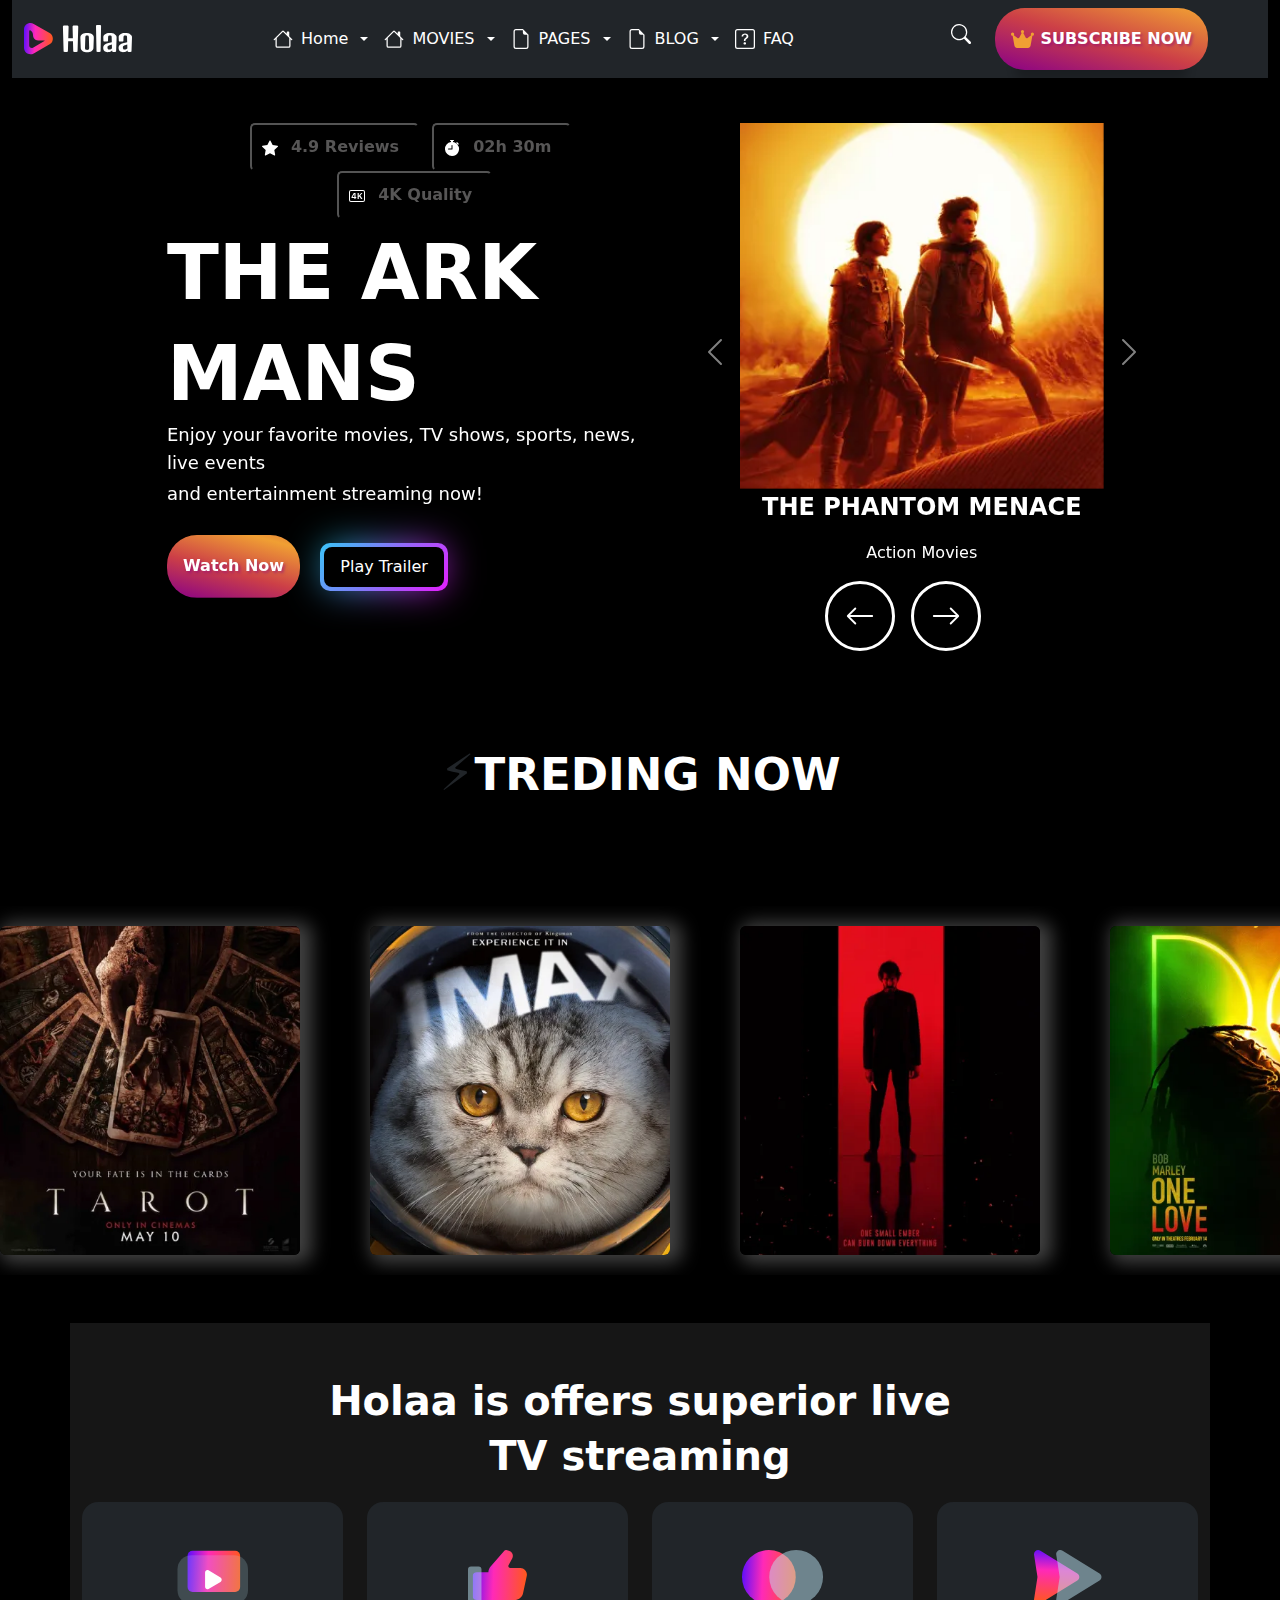
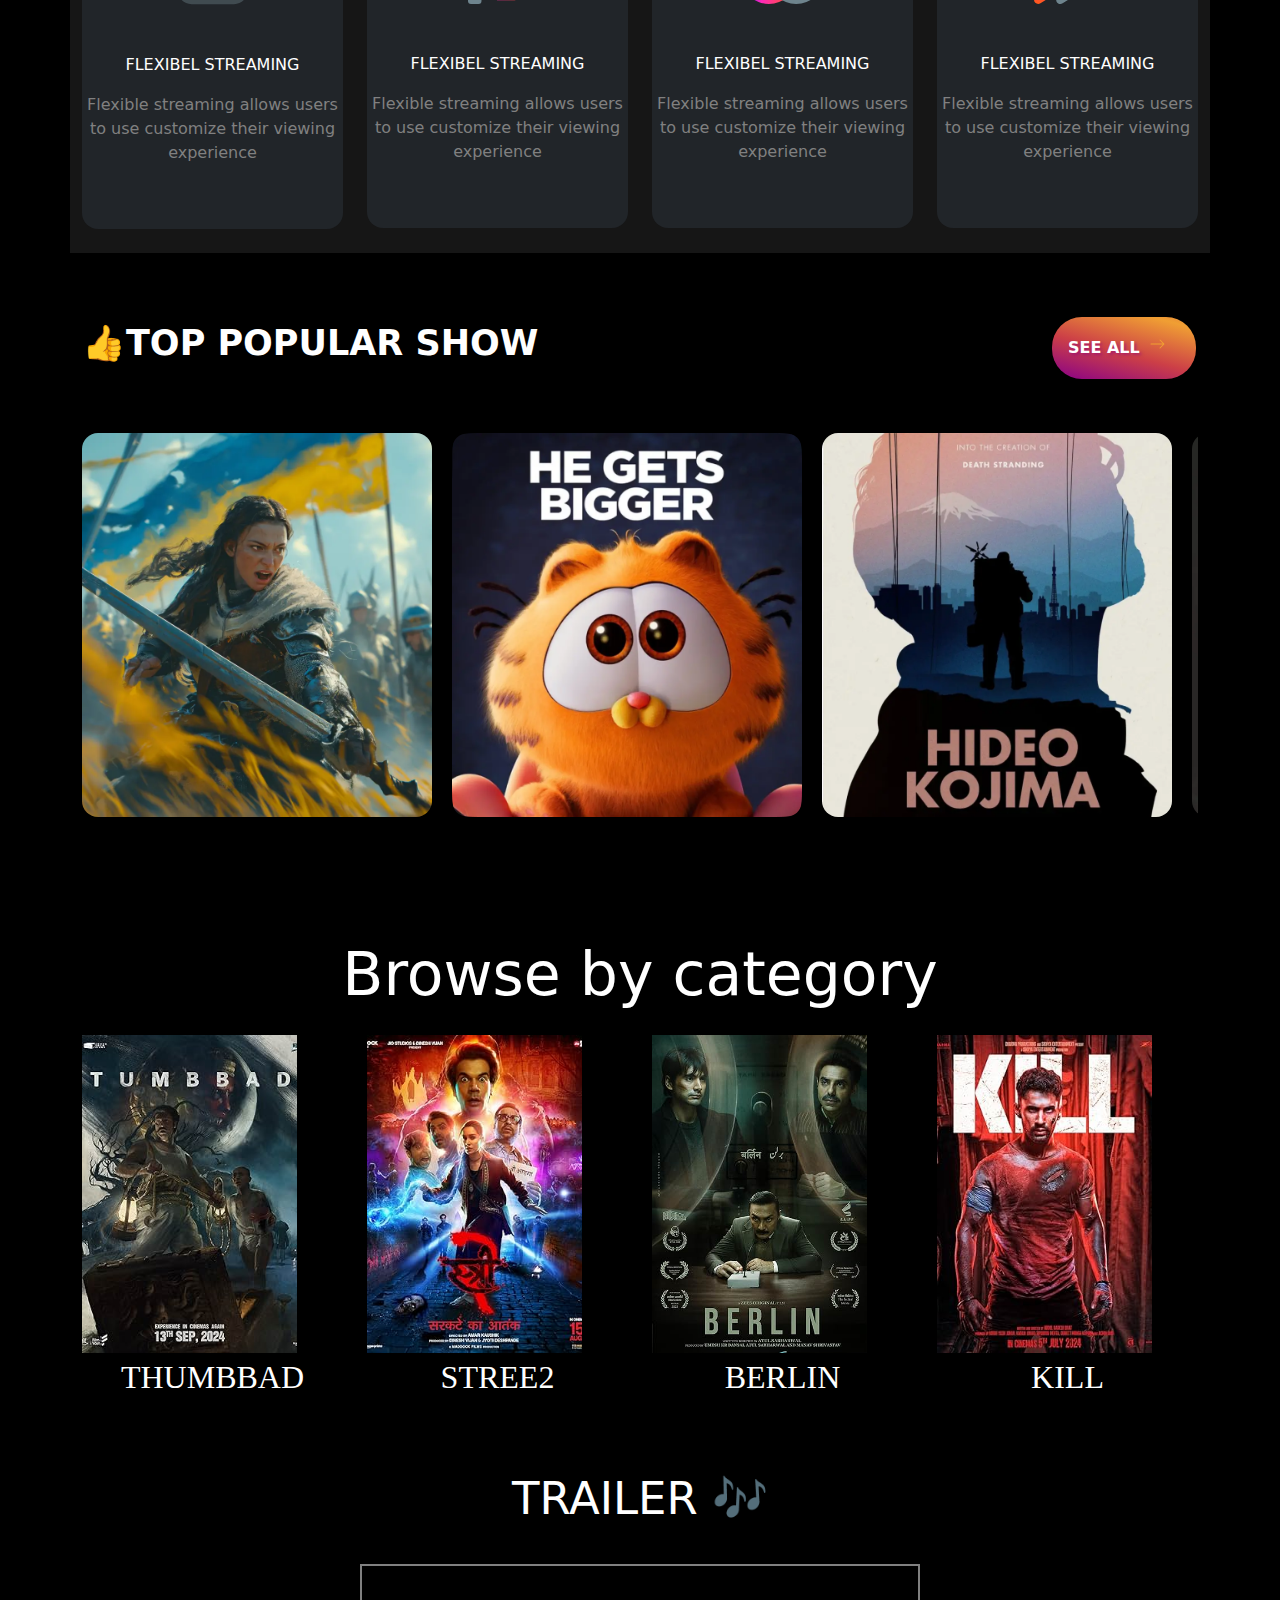
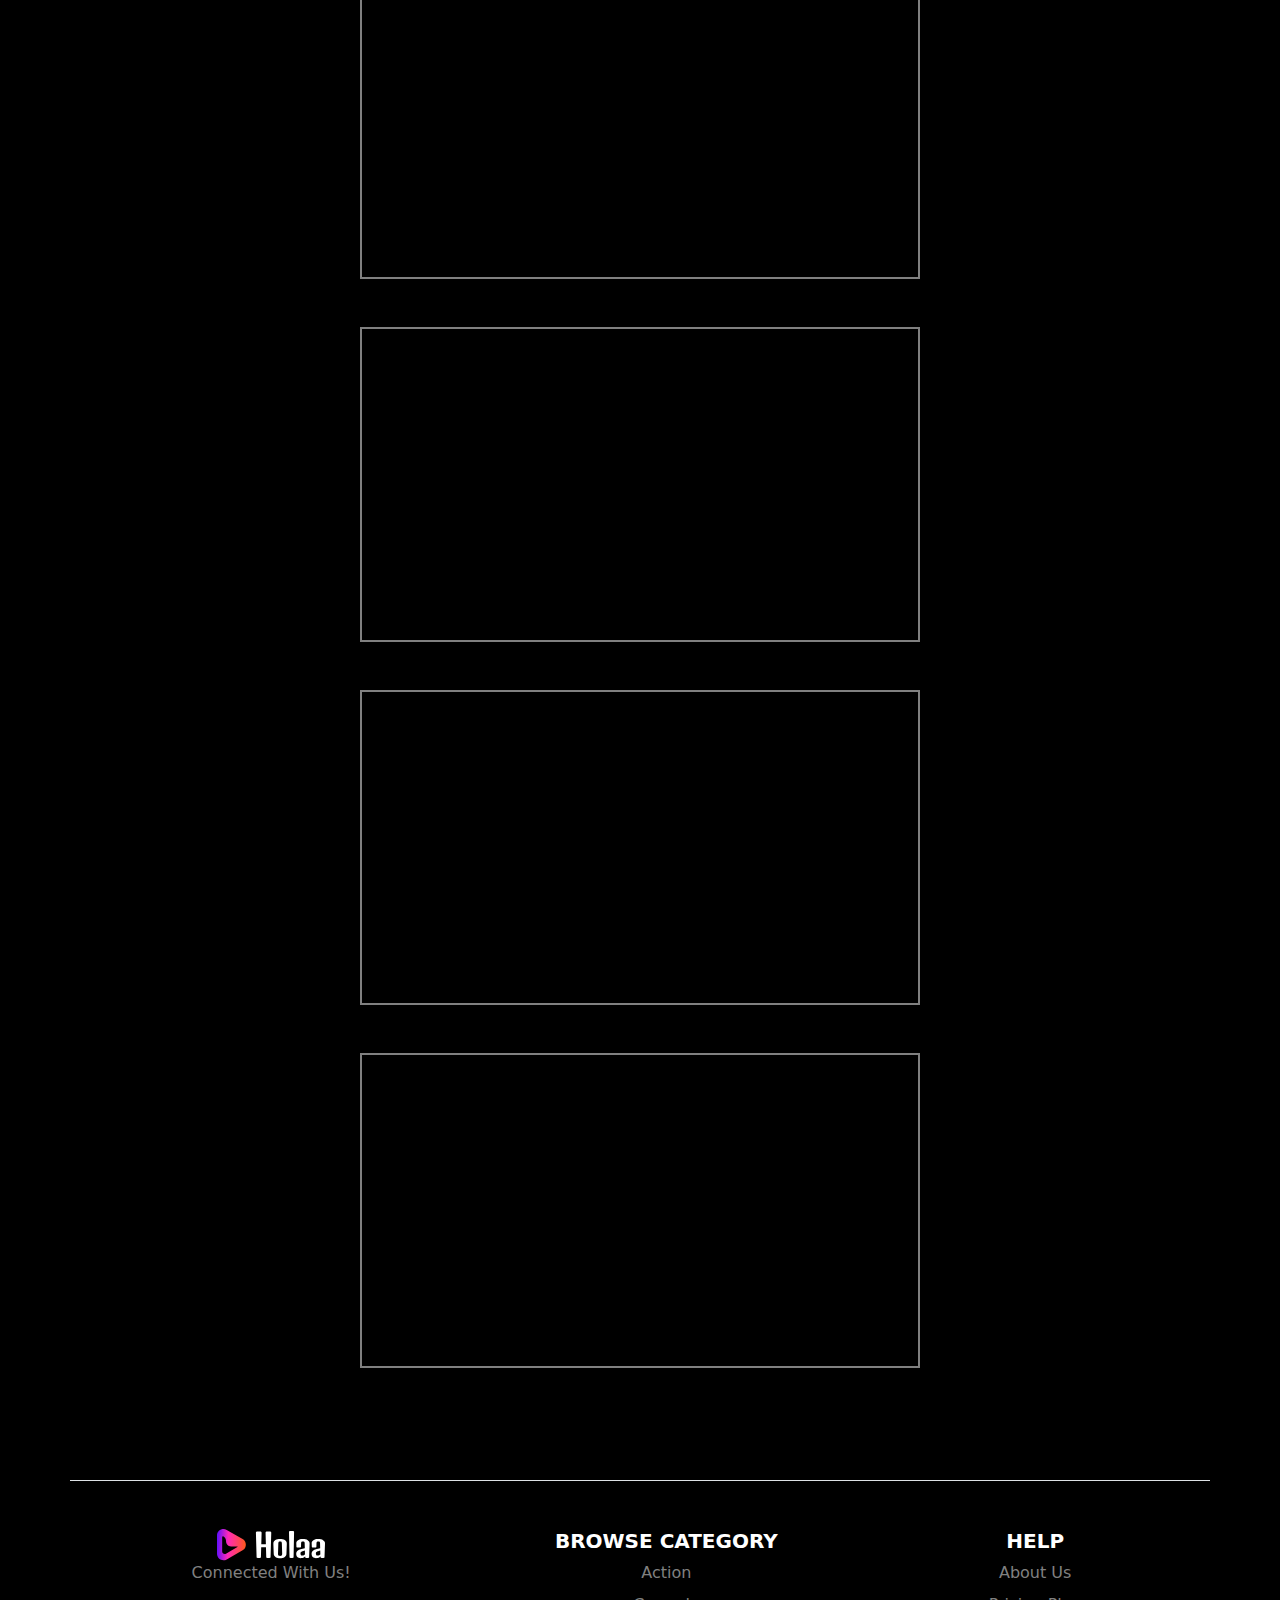
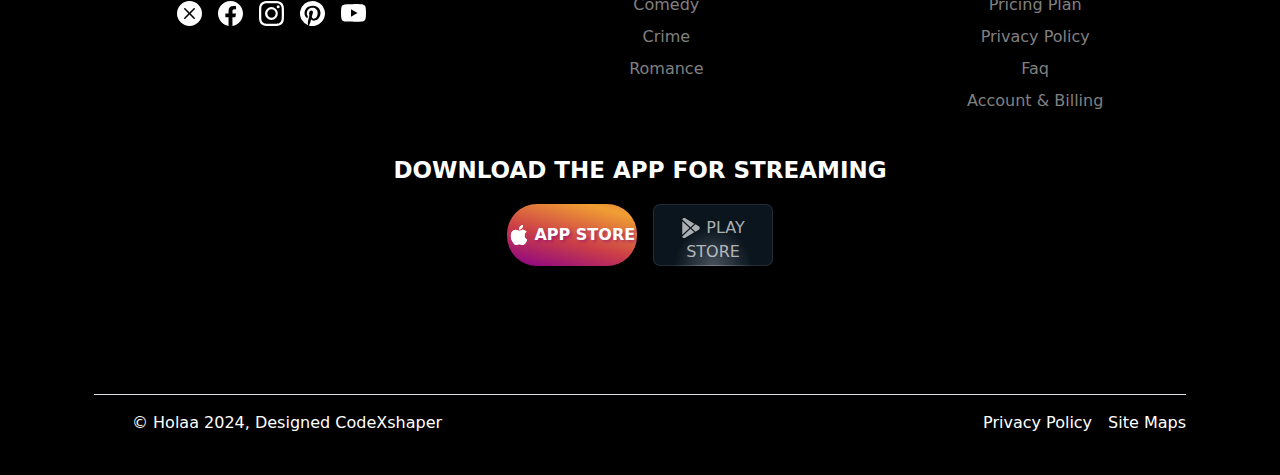
<file: index.html>
<!DOCTYPE html>
<html lang="en">
  <head>
    <meta charset="UTF-8" />
    <meta name="viewport" content="width=device-width, initial-scale=1.0" />
    <title>Ott</title>
    <!-- bootstrap -->
    <link
      href="https://cdn.jsdelivr.net/npm/bootstrap@5.3.3/dist/css/bootstrap.min.css"
      rel="stylesheet"
      integrity="sha384-QWTKZyjpPEjISv5WaRU9OFeRpok6YctnYmDr5pNlyT2bRjXh0JMhjY6hW+ALEwIH"
      crossorigin="anonymous"
    />
    <!-- Swiper's CSS -->
    <link
      rel="stylesheet"
      href="https://cdn.jsdelivr.net/npm/swiper@10/swiper-bundle.min.css"
    />
    <!-- css -->
    <link rel="stylesheet" href="style.css" />
  </head>
  <body>
    <!-- topnav -->
    <section id="navbar">
      <div class="container-fluid">
        <nav
          class="navbar navbar-expand-lg navbar-dark bg-dark"
          aria-label="Offcanvas navbar large"
        >
          <div class="container-fluid">
            <div>
              <img src="./image/logo.svg" alt="" />
            </div>

            <button
              class="navbar-toggler"
              type="button"
              data-bs-toggle="offcanvas"
              data-bs-target="#offcanvasNavbar2"
              aria-controls="offcanvasNavbar2"
              aria-label="Toggle navigation"
            >
              <span class="navbar-toggler-icon"></span>
            </button>
            <div
              class="offcanvas offcanvas-end text-bg-dark"
              tabindex="-1"
              id="offcanvasNavbar2"
              aria-labelledby="offcanvasNavbar2Label"
            >
              <div class="offcanvas-header">
                <div>
                  <img src="./image/logo.svg" alt="" />
                </div>
                <button
                  type="button"
                  class="btn-close btn-close-white"
                  data-bs-dismiss="offcanvas"
                  aria-label="Close"
                ></button>
              </div>
              <div class="offcanvas-body">
                <ul
                  class="navbar-nav justify-content-center flex-grow-1 pe-3 align-items-center"
                >
                  <li class="nav-item dropdown">
                    <a
                      class="nav-link dropdown-toggle d-flex align-items-center gap-2 active text"
                      data-bs-toggle="dropdown"
                      aria-expanded="false"
                      href="#"
                    >
                      <svg
                        xmlns="http://www.w3.org/2000/svg"
                        width="20"
                        height="20"
                        fill="white"
                        class="bi bi-house"
                        viewBox="0 0 16 16"
                      >
                        <path
                          d="M8.707 1.5a1 1 0 0 0-1.414 0L.646 8.146a.5.5 0 0 0 .708.708L2 8.207V13.5A1.5 1.5 0 0 0 3.5 15h9a1.5 1.5 0 0 0 1.5-1.5V8.207l.646.647a.5.5 0 0 0 .708-.708L13 5.793V2.5a.5.5 0 0 0-.5-.5h-1a.5.5 0 0 0-.5.5v1.293zM13 7.207V13.5a.5.5 0 0 1-.5.5h-9a.5.5 0 0 1-.5-.5V7.207l5-5z"
                        />
                      </svg>

                      <span class="text">Home</span>
                    </a>
                    <ul class="dropdown-menu homemenu">
                      <li>
                        <a class="dropdown-item dropdown_item" href="#"
                          >HOME ONE</a
                        >
                      </li>
                      <li>
                        <a class="dropdown-item dropdown_item" href="#"
                          >HOME TWO</a
                        >
                      </li>

                      <li>
                        <a class="dropdown-item dropdown_item" href="#"
                          >HOME THREE</a
                        >
                      </li>
                      <li>
                        <a class="dropdown-item dropdown_item" href="#"
                          >HOME FOUR</a
                        >
                      </li>
                      <li>
                        <a class="dropdown-item dropdown_item" href="#"
                          >HOME THREE</a
                        >
                      </li>
                    </ul>
                  </li>

                  <li class="nav-item dropdown">
                    <a
                      class="nav-link dropdown-toggle d-flex align-items-center gap-2 active text"
                      data-bs-toggle="dropdown"
                      aria-expanded="false"
                      href="#"
                    >
                      <svg
                        xmlns="http://www.w3.org/2000/svg"
                        width="20"
                        height="20"
                        fill="white"
                        class="bi bi-house"
                        viewBox="0 0 16 16"
                      >
                        <path
                          d="M8.707 1.5a1 1 0 0 0-1.414 0L.646 8.146a.5.5 0 0 0 .708.708L2 8.207V13.5A1.5 1.5 0 0 0 3.5 15h9a1.5 1.5 0 0 0 1.5-1.5V8.207l.646.647a.5.5 0 0 0 .708-.708L13 5.793V2.5a.5.5 0 0 0-.5-.5h-1a.5.5 0 0 0-.5.5v1.293zM13 7.207V13.5a.5.5 0 0 1-.5.5h-9a.5.5 0 0 1-.5-.5V7.207l5-5z"
                        />
                      </svg>

                      <span class="text">MOVIES</span>
                    </a>
                    <ul class="dropdown-menu homemenu">
                      <li>
                        <a class="dropdown-item dropdown_item" href="#"
                          >MOVIE LIST</a
                        >
                      </li>
                      <li>
                        <a class="dropdown-item dropdown_item" href="#"
                          >MOVIE DETAIL</a
                        >
                      </li>

                      <li>
                        <a class="dropdown-item dropdown_item" href="#"
                          >MOVIE DOWNLOAD</a
                        >
                      </li>
                      <li>
                        <a class="dropdown-item dropdown_item" href="#"
                          >PLAYLIST</a
                        >
                      </li>
                      <li>
                        <a class="dropdown-item dropdown_item" href="#">TAGS</a>
                      </li>
                    </ul>
                  </li>

                  <li class="nav-item dropdown">
                    <a
                      class="nav-link dropdown-toggle d-flex align-items-center gap-2 active text"
                      data-bs-toggle="dropdown"
                      aria-expanded="false"
                      href="#"
                    >
                      <svg
                        xmlns="http://www.w3.org/2000/svg"
                        width="20"
                        height="20"
                        fill="white"
                        class="bi bi-file-earmark"
                        viewBox="0 0 16 16"
                      >
                        <path
                          d="M14 4.5V14a2 2 0 0 1-2 2H4a2 2 0 0 1-2-2V2a2 2 0 0 1 2-2h5.5zm-3 0A1.5 1.5 0 0 1 9.5 3V1H4a1 1 0 0 0-1 1v12a1 1 0 0 0 1 1h8a1 1 0 0 0 1-1V4.5z"
                        />
                      </svg>

                      <span class="text">PAGES</span>
                    </a>
                    <ul class="dropdown-menu homemenu">
                      <li>
                        <a class="dropdown-item dropdown_item text-decoration-none" href="./indexpage.html"
                          >ABOUT US</a
                        >
                      </li>
                      <li>
                        <a class="dropdown-item dropdown_item" href="#"
                          >ARTIST</a
                        >
                      </li>

                      <li>
                        <a class="dropdown-item dropdown_item" href="#"
                          >PRICING</a
                        >
                      </li>
                      <li>
                        <a class="dropdown-item dropdown_item" href="#">404</a>
                      </li>
                      <li>
                        <a class="dropdown-item dropdown_item" href="#"
                          >COMING SOON</a
                        >
                      </li>
                    </ul>
                  </li>

                  <li class="nav-item dropdown">
                    <a
                      class="nav-link dropdown-toggle d-flex align-items-center gap-2 active text"
                      data-bs-toggle="dropdown"
                      aria-expanded="false"
                      href="#"
                    >
                      <svg
                        xmlns="http://www.w3.org/2000/svg"
                        width="20"
                        height="20"
                        fill="white"
                        class="bi bi-file-earmark"
                        viewBox="0 0 16 16"
                      >
                        <path
                          d="M14 4.5V14a2 2 0 0 1-2 2H4a2 2 0 0 1-2-2V2a2 2 0 0 1 2-2h5.5zm-3 0A1.5 1.5 0 0 1 9.5 3V1H4a1 1 0 0 0-1 1v12a1 1 0 0 0 1 1h8a1 1 0 0 0 1-1V4.5z"
                        />
                      </svg>

                      <span class="text">BLOG</span>
                    </a>
                    <ul class="dropdown-menu homemenu">
                      <li>
                        <a class="dropdown-item dropdown_item" href="#"
                          >BLOG SIDEBAR</a
                        >
                      </li>
                      <li>
                        <a class="dropdown-item dropdown_item" href="#"
                          >BLOG LAYOUT</a
                        >
                      </li>

                      <li>
                        <a class="dropdown-item dropdown_item" href="#"
                          >BLOG DETAILS</a
                        >
                      </li>
                    </ul>
                  </li>

                  <li class="nav-item">
                    <a
                      class="nav-link d-flex align-items-center gap-2 active text"
                      
                      aria-expanded="false"
                      href="./indexFaq.html"
                    >
                      <svg
                        xmlns="http://www.w3.org/2000/svg"
                        width="20"
                        height="20"
                        fill="white"
                        class="bi bi-question-square"
                        viewBox="0 0 16 16"
                      >
                        <path
                          d="M14 1a1 1 0 0 1 1 1v12a1 1 0 0 1-1 1H2a1 1 0 0 1-1-1V2a1 1 0 0 1 1-1zM2 0a2 2 0 0 0-2 2v12a2 2 0 0 0 2 2h12a2 2 0 0 0 2-2V2a2 2 0 0 0-2-2z"
                        />
                        <path
                          d="M5.255 5.786a.237.237 0 0 0 .241.247h.825c.138 0 .248-.113.266-.25.09-.656.54-1.134 1.342-1.134.686 0 1.314.343 1.314 1.168 0 .635-.374.927-.965 1.371-.673.489-1.206 1.06-1.168 1.987l.003.217a.25.25 0 0 0 .25.246h.811a.25.25 0 0 0 .25-.25v-.105c0-.718.273-.927 1.01-1.486.609-.463 1.244-.977 1.244-2.056 0-1.511-1.276-2.241-2.673-2.241-1.267 0-2.655.59-2.75 2.286m1.557 5.763c0 .533.425.927 1.01.927.609 0 1.028-.394 1.028-.927 0-.552-.42-.94-1.029-.94-.584 0-1.009.388-1.009.94"
                        />
                      </svg>
                      <span class="text">FAQ</span>
                    </a>
                  </li>
                </ul>

                <svg
                  xmlns="http://www.w3.org/2000/svg"
                  width="20"
                  height="20"
                  fill="white"
                  class="bi bi-search mt-3"
                  viewBox="0 0 16 16"
                >
                  <path
                    d="M11.742 10.344a6.5 6.5 0 1 0-1.397 1.398h-.001q.044.06.098.115l3.85 3.85a1 1 0 0 0 1.415-1.414l-3.85-3.85a1 1 0 0 0-.115-.1zM12 6.5a5.5 5.5 0 1 1-11 0 5.5 5.5 0 0 1 11 0"
                  />
                </svg>

                <button class="button ms-4 me-5">
                  <svg xmlns="http://www.w3.org/2000/svg" viewBox="0 0 576 512">
                    <!--!Font Awesome Free 6.6.0 by @fontawesome - https://fontawesome.com License - https://fontawesome.com/license/free Copyright 2024 Fonticons, Inc.-->
                    <path
                      d="M309 106c11.4-7 19-19.7 19-34c0-22.1-17.9-40-40-40s-40 17.9-40 40c0 14.4 7.6 27 19 34L209.7 220.6c-9.1 18.2-32.7 23.4-48.6 10.7L72 160c5-6.7 8-15 8-24c0-22.1-17.9-40-40-40S0 113.9 0 136s17.9 40 40 40c.2 0 .5 0 .7 0L86.4 427.4c5.5 30.4 32 52.6 63 52.6l277.2 0c30.9 0 57.4-22.1 63-52.6L535.3 176c.2 0 .5 0 .7 0c22.1 0 40-17.9 40-40s-17.9-40-40-40s-40 17.9-40 40c0 9 3 17.3 8 24l-89.1 71.3c-15.9 12.7-39.5 7.5-48.6-10.7L309 106z"
                    />
                  </svg>
                  SUBSCRIBE NOW
                </button>
              </div>
            </div>
          </div>
        </nav>
      </div>

      <!-- button -->
      <button
        class="navbar-toggler collapsed"
        type="button"
        data-bs-toggle="collapse"
        data-bs-target="#navbarsExample07"
        aria-controls="navbarsExample07"
        aria-expanded="false"
        aria-label="Toggle navigation"
      ></button>

      <div
        class="navbar-collapse collapse justify-content-end"
        id="navbarsExample07"
      >
        <div class="d-flex justify-content-between w-100">
          <div class="d-flex justify-content-center w-100">
            <ul
              class="navbar-nav mb-2 mb-lg-0 d-flex justify-content-center list-unstyled"
            >
              <li class="nav-item dropdown d-flex">
                <svg
                  xmlns="http://www.w3.org/2000/svg"
                  width="20"
                  height="20"
                  fill="white"
                  class="bi bi-house"
                  viewBox="0 0 16 16"
                >
                  <path
                    d="M8.707 1.5a1 1 0 0 0-1.414 0L.646 8.146a.5.5 0 0 0 .708.708L2 8.207V13.5A1.5 1.5 0 0 0 3.5 15h9a1.5 1.5 0 0 0 1.5-1.5V8.207l.646.647a.5.5 0 0 0 .708-.708L13 5.793V2.5a.5.5 0 0 0-.5-.5h-1a.5.5 0 0 0-.5.5v1.293zM13 7.207V13.5a.5.5 0 0 1-.5.5h-9a.5.5 0 0 1-.5-.5V7.207l5-5z"
                  />
                </svg>
                <a
                  class="nav-link dropdown-toggle fw-bold event text ms-2 me-4"
                  href="#"
                  data-bs-toggle="dropdown"
                  aria-expanded="false"
                  >HOME</a
                >
                <ul class="dropdown-menu homemenu">
                  <li>
                    <a class="dropdown-item dropdown_item" href="#">HOME ONE</a>
                  </li>
                  <hr class="hr" style="color: #999" />
                  <li>
                    <a class="dropdown-item dropdown_item" href="#">HOME TWO</a>
                  </li>
                  <li>
                    <a class="dropdown-item dropdown_item" href="#"
                      >HOME THREE</a
                    >
                  </li>
                  <li>
                    <a class="dropdown-item dropdown_item" href="#"
                      >HOME FOUR</a
                    >
                  </li>
                  <li>
                    <a class="dropdown-item dropdown_item" href="#"
                      >HOME FIVE</a
                    >
                  </li>
                </ul>
              </li>
            </ul>
          </div>
        </div>
      </div>
    </section>

    <!-- herosection -->
    <section>
      <div class="container herocontainer">
        <!-- textoverlay -->
        <div class="text-overlay">
          <div class="row herotext">
            <div class="col reviewsbutn">
              <button class="reviews">
                <svg
                  xmlns="http://www.w3.org/2000/svg"
                  width="16"
                  height="16"
                  fill="white"
                  class="bi bi-star-fill"
                  viewBox="0 0 16 16"
                >
                  <path
                    d="M3.612 15.443c-.386.198-.824-.149-.746-.592l.83-4.73L.173 6.765c-.329-.314-.158-.888.283-.95l4.898-.696L7.538.792c.197-.39.73-.39.927 0l2.184 4.327 4.898.696c.441.062.612.636.282.95l-3.522 3.356.83 4.73c.078.443-.36.79-.746.592L8 13.187l-4.389 2.256z"
                  />
                </svg>
                <span class="fw-bold rounded p-2" style="color: #575656"
                  >4.9 Reviews</span
                >
              </button>
              <button class="reviews ms-2">
                <svg
                  xmlns="http://www.w3.org/2000/svg"
                  width="16"
                  height="16"
                  fill="white"
                  class="bi bi-stopwatch-fill"
                  viewBox="0 0 16 16"
                >
                  <path
                    d="M6.5 0a.5.5 0 0 0 0 1H7v1.07A7.001 7.001 0 0 0 8 16a7 7 0 0 0 5.29-11.584l.013-.012.354-.354.353.354a.5.5 0 1 0 .707-.707l-1.414-1.415a.5.5 0 1 0-.707.707l.354.354-.354.354-.012.012A6.97 6.97 0 0 0 9 2.071V1h.5a.5.5 0 0 0 0-1zm2 5.6V9a.5.5 0 0 1-.5.5H4.5a.5.5 0 0 1 0-1h3V5.6a.5.5 0 1 1 1 0"
                  />
                </svg>
                <span class="fw-bold rounded p-2" style="color: #575656"
                  >02h 30m</span
                >
              </button>
              <button class="reviews ms-2">
                <svg
                  xmlns="http://www.w3.org/2000/svg"
                  width="16"
                  height="16"
                  fill="white"
                  class="bi bi-badge-4k"
                  viewBox="0 0 16 16"
                >
                  <path
                    d="M4.807 5.001C4.021 6.298 3.203 7.6 2.5 8.917v.971h2.905V11h1.112V9.888h.733V8.93h-.733V5.001zm-1.23 3.93v-.032a47 47 0 0 1 1.766-3.001h.062V8.93zm9.831-3.93h-1.306L9.835 7.687h-.057V5H8.59v6h1.187V9.075l.615-.699L12.072 11H13.5l-2.232-3.415z"
                  />
                  <path
                    d="M14 3a1 1 0 0 1 1 1v8a1 1 0 0 1-1 1H2a1 1 0 0 1-1-1V4a1 1 0 0 1 1-1zM2 2a2 2 0 0 0-2 2v8a2 2 0 0 0 2 2h12a2 2 0 0 0 2-2V4a2 2 0 0 0-2-2z"
                  />
                </svg>
                <span class="fw-bold rounded p-2" style="color: #575656"
                  >4K Quality</span
                >
              </button>

              <div class="herocontainertext">
                <p class="fw-bold py-4 ark">THE ARK</p>
                <p class="fw-bold ark">MANS</p>

                <p class="live">
                  Enjoy your favorite movies, TV shows, sports, news, live
                  events
                </p>
                <p class="event">and entertainment streaming now!</p>

                <divc class="d-flex gap-4">
                  <button class="watch">Watch Now</button>
                  <button class="play">Play Trailer</button>
                </divc>
              </div>
            </div>

            <div class="col">
              <div
                id="imageCarousel"
                class="carousel slide"
                data-bs-ride="carousel"
              >
                <div class="carousel-inner carousel_innerimg">
                  <div class="carousel-item active carousel_item">
                    <div class="position-relative">
                      <img
                        class="d-block w-100 rounded-4 moviewebp"
                        src="./image/1.webp"
                        alt="The Phantom Menace"
                      />
                      <p class="phantom">THE PHANTOM MENACE</p>
                      <p class="action">Action Movies</p>
                    </div>
                  </div>
                  <div class="carousel-item carousel_item">
                    <img
                      class="d-block w-100 herocard4webp rounded-4"
                      src="./image/2.webp"
                      alt="The Dark Night"
                    />
                    <p class="phantom">THE DARK NIGHT</p>
                    <p class="action">Action Movies</p>
                  </div>
                  <div class="carousel-item carousel_item">
                    <img
                      class="d-block w-100 pandawebp rounded-4"
                      src="./image/trending-1.webp"
                      alt="Enigma of Shadow"
                    />
                    <p class="phantom">ENIGMA OF SHADOW</p>
                    <p class="action">Action Movies</p>
                  </div>
                </div>
                <button
                  class="carousel-control-prev"
                  type="button"
                  data-bs-target="#imageCarousel"
                  data-bs-slide="prev"
                >
                  <span
                    class="carousel-control-prev-icon"
                    aria-hidden="true"
                  ></span>
                  <span class="visually-hidden">Previous</span>
                </button>
                <button
                  class="carousel-control-next"
                  type="button"
                  data-bs-target="#imageCarousel"
                  data-bs-slide="next"
                >
                  <span
                    class="carousel-control-next-icon"
                    aria-hidden="true"
                  ></span>
                  <span class="visually-hidden">Next</span>
                </button>
              </div>

              <div class="d-flex gap-3 slidebtn">
                <div
                  class="slide1btn d-flex justify-content-center align-items-center"
                >
                  <svg
                    xmlns="http://www.w3.org/2000/svg"
                    width="30"
                    height="30"
                    fill="white"
                    class="bi bi-arrow-left"
                    viewBox="0 0 16 16"
                  >
                    <path
                      fill-rule="evenodd"
                      d="M15 8a.5.5 0 0 0-.5-.5H2.707l3.147-3.146a.5.5 0 1 0-.708-.708l-4 4a.5.5 0 0 0 0 .708l4 4a.5.5 0 0 0 .708-.708L2.707 8.5H14.5A.5.5 0 0 0 15 8"
                    />
                  </svg>
                </div>

                <div
                  class="slide2btn d-flex justify-content-center align-items-center"
                >
                  <svg
                    xmlns="http://www.w3.org/2000/svg"
                    width="30"
                    height="30"
                    fill="currentColor"
                    class="bi bi-arrow-right"
                    viewBox="0 0 16 16"
                  >
                    <path
                      fill-rule="evenodd"
                      d="M1 8a.5.5 0 0 1 .5-.5h11.793l-3.147-3.146a.5.5 0 0 1 .708-.708l4 4a.5.5 0 0 1 0 .708l-4 4a.5.5 0 0 1-.708-.708L13.293 8.5H1.5A.5.5 0 0 1 1 8"
                    />
                  </svg>
                </div>
              </div>
            </div>

            <!--  -->
          </div>
        </div>

        <!-- video -->
        <video
          loop
          autoplay
          muted
          name="media"
          preload="auto"
          class="d-block w-100 position-relative video"
          style="height: 550px"
        >
          <source
            src="https://holaa.codexshaper.com/html/assets/video/video.mp4"
            type="video/mp4"
          />
        </video>
      </div>
    </section>

    <!-- treding Area -->

    <section id="TredingArea">
      <div class="container py-5">
        <div class="treding p-5">
          <div class="d-flex justify-content-center">
            <span class="emoji">⚡</span>
            <h2 class="fw-bold text-white tredingNow">TREDING NOW</h2>
          </div>
        </div>
      </div>

 <!-- slider -->
 <div class="scrollcontainer">
  <div class="scrollimages position-relative d-flex" gap-5>
    <div>
      <img
        class="rounded-2 treding1"
        src="./image/trending-1.webp"
        alt=""
      />
    </div>

    <div>
      <img
        class="rounded-2 treding2"
        src="./image/trending-2.webp"
        alt=""
      />
    </div>

    <div>
      <img
        class="rounded-2 treding3"
        src="./image/trending-3.webp"
        alt=""
      />
    </div>

    <div>
      <img
        class="rounded-2 treding4"
        src="./image/trending-4.webp"
        alt=""
      />
    </div>

    <div>
      <img
        class="rounded-2 treding5"
        src="./image/trending-5.webp"
        alt=""
      />
    </div>

    <div>
      <img class="trending21webp" src="./image/trending-21.webp" alt="" />
    </div>

    <!-- duplicate for the Loop -->
    <div>
      <img
        class="rounded-2 treding1"
        src="./image/trending-1.webp"
        alt=""
      />
    </div>

    <div>
      <img
        class="rounded-2 treding2"
        src="./image/trending-2.webp"
        alt=""
      />
    </div>

    <div>
      <img
        class="rounded-2 treding3"
        src="./image/trending-3.webp"
        alt=""
      />
    </div>

    <div>
      <img
        class="rounded-2 treding4"
        src="./image/trending-4.webp"
        alt=""
      />
    </div>

    <div>
      <img
        class="rounded-2 treding5"
        src="./image/trending-5.webp"
        alt=""
      />
    </div>

    <div>
      <img class="trending21webp" src="./image/trending-21.webp" alt="" />
    </div>
  </div>
</div>





    </section>

   

    <!-- live Streaming -->

    <section id="Live">
      <div class="container livecontainer mt-5 mb-5">
        <p class="text-white Tv justify-content-center d-flex py-5">
          Holaa is offers superior live
        </p>
        <p class="text-white justify-content-center d-flex tvstream">
          TV streaming
        </p>

        <div class="row">
          <div class="col-lg-3 col-sm-6 mb-md-3">
            <div class="text-center feathurCard bg-dark rounded-4 py-5">
              <img class="feathur" src="./image/feathur-1.svg" alt="" />
              <p class="mt-5 mb-3 text-white">FLEXIBEL STREAMING</p>

              <p class="Flexible">
                Flexible streaming allows users to use customize their viewing
                experience
              </p>
            </div>
          </div>
          <div class="col-lg-3 col-sm-6">
            <div class="text-center feathurCard bg-dark rounded-4 py-5">
              <img class="feathur" src="./image/feathur-2.svg" alt="" />
              <p class="mt-5 mb-3 text-white">FLEXIBEL STREAMING</p>

              <p class="Flexible">
                Flexible streaming allows users to use customize their viewing
                experience
              </p>
            </div>
          </div>
          <div class="col-lg-3 col-sm-6">
            <div class="text-center feathurCard bg-dark rounded-4 py-5">
              <img class="feathur" src="./image/feathur-3.svg" alt="" />
              <p class="mt-5 mb-3 text-white">FLEXIBEL STREAMING</p>

              <p class="Flexible">
                Flexible streaming allows users to use customize their viewing
                experience
              </p>
            </div>
          </div>
          <div class="col-lg-3 col-sm-6">
            <div class="text-center feathurCard bg-dark rounded-4 py-5">
              <img class="feathur" src="./image/feathur-4.svg" alt="" />
              <p class="mt-5 mb-3 text-white">FLEXIBEL STREAMING</p>

              <p class="Flexible">
                Flexible streaming allows users to use customize their viewing
                experience
              </p>
            </div>
          </div>
        </div>
      </div>
    </section>

    <!-- popular show -->

    <section id="PopularShow">
      <div class="container mb-5 popularcontainer py-3">
        <div class="d-flex justify-content-between">
          <p class="text-white fw-bold popular">👍TOP POPULAR SHOW</p>
          <div class="seebtn">
            <button class="see text-center">
              SEE ALL
              <svg
                xmlns="http://www.w3.org/2000/svg"
                width="16"
                height="16"
                fill="white"
                class="bi bi-arrow-right"
                viewBox="0 0 16 16"
              >
                <path
                  fill-rule="evenodd"
                  d="M1 8a.5.5 0 0 1 .5-.5h11.793l-3.147-3.146a.5.5 0 0 1 .708-.708l4 4a.5.5 0 0 1 0 .708l-4 4a.5.5 0 0 1-.708-.708L13.293 8.5H1.5A.5.5 0 0 1 1 8"
                />
              </svg>
            </button>
          </div>
        </div>
        <!--  -->

        <!-- scroll -->

        <div class="slider-wrapper py-5" style="overflow: hidden">
          <div class="swiper-container">
            <div class="swiper-wrapper">
              <!-- Slide 1 -->
              <div class="swiper-slide position-relative popularshowing">
                <img
                  class="rounded-4 w-100 d-block"
                  src="./image/trending-10.webp"
                  alt=""
                />
                <div class="overlay">
                  <div class="overtext d-flex justify-content-between">
                    <span class="d-flex justify-content-center playlist">
                      <svg
                        xmlns="http://www.w3.org/2000/svg"
                        width="50"
                        height="50"
                        fill="currentColor"
                        class="bi bi-play-circle"
                        viewBox="0 0 16 16"
                      >
                        <path
                          d="M8 15A7 7 0 1 1 8 1a7 7 0 0 1 0 14m0 1A8 8 0 1 0 8 0a8 8 0 0 0 0 16"
                        />
                        <path
                          d="M6.271 5.055a.5.5 0 0 1 .52.038l3.5 2.5a.5.5 0 0 1 0 .814l-3.5 2.5A.5.5 0 0 1 6 10.5v-5a.5.5 0 0 1 .271-.445"
                        />
                      </svg>
                    </span>

                    <div class="afterfilter">
                      <p class="text-white">THE FILTER MENANCE</p>
                      <span
                        ><svg
                          xmlns="http://www.w3.org/2000/svg"
                          width="16"
                          height="16"
                          fill="white"
                          class="bi bi-star"
                          viewBox="0 0 16 16">
                          <path
                            d="M2.866 14.85c-.078.444.36.791.746.593l4.39-2.256 4.389 2.256c.386.198.824-.149.746-.592l-.83-4.73 3.522-3.356c.33-.314.16-.888-.282-.95l-4.898-.696L8.465.792a.513.513 0 0 0-.927 0L5.354 5.12l-4.898.696c-.441.062-.612.636-.283.95l3.523 3.356-.83 4.73zm4.905-2.767-3.686 1.894.694-3.957a.56.56 0 0 0-.163-.505L1.71 6.745l4.052-.576a.53.53 0 0 0 .393-.288L8 2.223l1.847 3.658a.53.53 0 0 0 .393.288l4.052.575-2.906 2.77a.56.56 0 0 0-.163.506l.694 3.957-3.686-1.894a.5.5 0 0 0-.461 0z"
                          /></svg>7.6</span>
                      <span>
                        <svg
                          xmlns="http://www.w3.org/2000/svg"
                          width="16"
                          height="16"
                          fill="currentColor"
                          class="bi bi-clock"
                          viewBox="0 0 16 16"
                        >
                          <path
                            d="M8 3.5a.5.5 0 0 0-1 0V9a.5.5 0 0 0 .252.434l3.5 2a.5.5 0 0 0 .496-.868L8 8.71z"
                          />
                          <path
                            d="M8 16A8 8 0 1 0 8 0a8 8 0 0 0 0 16m7-8A7 7 0 1 1 1 8a7 7 0 0 1 14 0"
                          /></svg>0.2h 25m
                      </span>
                      <span>
                        <svg
                          xmlns="http://www.w3.org/2000/svg"
                          width="16"
                          height="16"
                          fill="currentColor"
                          class="bi bi-badge-4k"
                          viewBox="0 0 16 16"
                        >
                          <path
                            d="M4.807 5.001C4.021 6.298 3.203 7.6 2.5 8.917v.971h2.905V11h1.112V9.888h.733V8.93h-.733V5.001zm-1.23 3.93v-.032a47 47 0 0 1 1.766-3.001h.062V8.93zm9.831-3.93h-1.306L9.835 7.687h-.057V5H8.59v6h1.187V9.075l.615-.699L12.072 11H13.5l-2.232-3.415z"
                          />
                          <path
                            d="M14 3a1 1 0 0 1 1 1v8a1 1 0 0 1-1 1H2a1 1 0 0 1-1-1V4a1 1 0 0 1 1-1zM2 2a2 2 0 0 0-2 2v8a2 2 0 0 0 2 2h12a2 2 0 0 0 2-2V4a2 2 0 0 0-2-2z"
                          /></svg>4K Quality
                      </span>
                      <p>Family ,Drama,</p>
                    </div>
                  </div>
                </div>
              </div>

              <!-- Slide 2 -->
              <div class="swiper-slide position-relative popularshowing">
                <img
                  class="rounded-4 w-100 d-block"
                  src="./image/trending-7.webp"
                  alt=""
                />
                <div class="overlay">
                  <div class="overtext d-flex justify-content-between">
                    <span class="d-flex justify-content-center playlist">
                      <svg
                        xmlns="http://www.w3.org/2000/svg"
                        width="50"
                        height="50"
                        fill="currentColor"
                        class="bi bi-play-circle"
                        viewBox="0 0 16 16"
                      >
                        <path
                          d="M8 15A7 7 0 1 1 8 1a7 7 0 0 1 0 14m0 1A8 8 0 1 0 8 0a8 8 0 0 0 0 16"
                        />
                        <path
                          d="M6.271 5.055a.5.5 0 0 1 .52.038l3.5 2.5a.5.5 0 0 1 0 .814l-3.5 2.5A.5.5 0 0 1 6 10.5v-5a.5.5 0 0 1 .271-.445"
                        />
                      </svg>
                    </span>

                    <div class="afterfilter">
                      <p class="text-white">THE FILTER MENANCE</p>
                      <span
                        ><svg
                          xmlns="http://www.w3.org/2000/svg"
                          width="16"
                          height="16"
                          fill="white"
                          class="bi bi-star"
                          viewBox="0 0 16 16"
                        >
                          <path
                            d="M2.866 14.85c-.078.444.36.791.746.593l4.39-2.256 4.389 2.256c.386.198.824-.149.746-.592l-.83-4.73 3.522-3.356c.33-.314.16-.888-.282-.95l-4.898-.696L8.465.792a.513.513 0 0 0-.927 0L5.354 5.12l-4.898.696c-.441.062-.612.636-.283.95l3.523 3.356-.83 4.73zm4.905-2.767-3.686 1.894.694-3.957a.56.56 0 0 0-.163-.505L1.71 6.745l4.052-.576a.53.53 0 0 0 .393-.288L8 2.223l1.847 3.658a.53.53 0 0 0 .393.288l4.052.575-2.906 2.77a.56.56 0 0 0-.163.506l.694 3.957-3.686-1.894a.5.5 0 0 0-.461 0z"
                          /></svg>7.6</span
                      >
                      <span>
                        <svg
                          xmlns="http://www.w3.org/2000/svg"
                          width="16"
                          height="16"
                          fill="currentColor"
                          class="bi bi-clock"
                          viewBox="0 0 16 16"
                        >
                          <path
                            d="M8 3.5a.5.5 0 0 0-1 0V9a.5.5 0 0 0 .252.434l3.5 2a.5.5 0 0 0 .496-.868L8 8.71z"
                          />
                          <path
                            d="M8 16A8 8 0 1 0 8 0a8 8 0 0 0 0 16m7-8A7 7 0 1 1 1 8a7 7 0 0 1 14 0"
                          /></svg
                        >0.2h 25m
                      </span>
                      <span>
                        <svg
                          xmlns="http://www.w3.org/2000/svg"
                          width="16"
                          height="16"
                          fill="currentColor"
                          class="bi bi-badge-4k"
                          viewBox="0 0 16 16"
                        >
                          <path
                            d="M4.807 5.001C4.021 6.298 3.203 7.6 2.5 8.917v.971h2.905V11h1.112V9.888h.733V8.93h-.733V5.001zm-1.23 3.93v-.032a47 47 0 0 1 1.766-3.001h.062V8.93zm9.831-3.93h-1.306L9.835 7.687h-.057V5H8.59v6h1.187V9.075l.615-.699L12.072 11H13.5l-2.232-3.415z"
                          />
                          <path
                            d="M14 3a1 1 0 0 1 1 1v8a1 1 0 0 1-1 1H2a1 1 0 0 1-1-1V4a1 1 0 0 1 1-1zM2 2a2 2 0 0 0-2 2v8a2 2 0 0 0 2 2h12a2 2 0 0 0 2-2V4a2 2 0 0 0-2-2z"
                          /></svg >4K Quality
                      </span>
                      <p>Family ,Drama,</p>
                    </div>
                  </div>
                </div>
              </div>

              <!-- Slide 3 -->
              <div class="swiper-slide position-relative popularshowing">
                <img
                  class="rounded-4 w-100 d-block"
                  src="./image/trending-8.webp"
                  alt=""
                />
                <div class="overlay">
                  <div class="overtext d-flex justify-content-between">
                    <span class="d-flex justify-content-center playlist">
                      <svg
                        xmlns="http://www.w3.org/2000/svg"
                        width="50"
                        height="50"
                        fill="currentColor"
                        class="bi bi-play-circle"
                        viewBox="0 0 16 16"
                      >
                        <path
                          d="M8 15A7 7 0 1 1 8 1a7 7 0 0 1 0 14m0 1A8 8 0 1 0 8 0a8 8 0 0 0 0 16"
                        />
                        <path
                          d="M6.271 5.055a.5.5 0 0 1 .52.038l3.5 2.5a.5.5 0 0 1 0 .814l-3.5 2.5A.5.5 0 0 1 6 10.5v-5a.5.5 0 0 1 .271-.445"
                        />
                      </svg>
                    </span>

                    <div class="afterfilter">
                      <p class="text-white">THE FILTER MENANCE</p>
                      <span
                        ><svg
                          xmlns="http://www.w3.org/2000/svg"
                          width="16"
                          height="16"
                          fill="white"
                          class="bi bi-star"
                          viewBox="0 0 16 16"
                        >
                          <path
                            d="M2.866 14.85c-.078.444.36.791.746.593l4.39-2.256 4.389 2.256c.386.198.824-.149.746-.592l-.83-4.73 3.522-3.356c.33-.314.16-.888-.282-.95l-4.898-.696L8.465.792a.513.513 0 0 0-.927 0L5.354 5.12l-4.898.696c-.441.062-.612.636-.283.95l3.523 3.356-.83 4.73zm4.905-2.767-3.686 1.894.694-3.957a.56.56 0 0 0-.163-.505L1.71 6.745l4.052-.576a.53.53 0 0 0 .393-.288L8 2.223l1.847 3.658a.53.53 0 0 0 .393.288l4.052.575-2.906 2.77a.56.56 0 0 0-.163.506l.694 3.957-3.686-1.894a.5.5 0 0 0-.461 0z"
                          /></svg
                        >7.6</span
                      >
                      <span>
                        <svg
                          xmlns="http://www.w3.org/2000/svg"
                          width="16"
                          height="16"
                          fill="currentColor"
                          class="bi bi-clock"
                          viewBox="0 0 16 16"
                        >
                          <path
                            d="M8 3.5a.5.5 0 0 0-1 0V9a.5.5 0 0 0 .252.434l3.5 2a.5.5 0 0 0 .496-.868L8 8.71z"
                          />
                          <path
                            d="M8 16A8 8 0 1 0 8 0a8 8 0 0 0 0 16m7-8A7 7 0 1 1 1 8a7 7 0 0 1 14 0"
                          /></svg
                        >0.2h 25m
                      </span>
                      <span>
                        <svg
                          xmlns="http://www.w3.org/2000/svg"
                          width="16"
                          height="16"
                          fill="currentColor"
                          class="bi bi-badge-4k"
                          viewBox="0 0 16 16"
                        >
                          <path
                            d="M4.807 5.001C4.021 6.298 3.203 7.6 2.5 8.917v.971h2.905V11h1.112V9.888h.733V8.93h-.733V5.001zm-1.23 3.93v-.032a47 47 0 0 1 1.766-3.001h.062V8.93zm9.831-3.93h-1.306L9.835 7.687h-.057V5H8.59v6h1.187V9.075l.615-.699L12.072 11H13.5l-2.232-3.415z"
                          />
                          <path
                            d="M14 3a1 1 0 0 1 1 1v8a1 1 0 0 1-1 1H2a1 1 0 0 1-1-1V4a1 1 0 0 1 1-1zM2 2a2 2 0 0 0-2 2v8a2 2 0 0 0 2 2h12a2 2 0 0 0 2-2V4a2 2 0 0 0-2-2z"
                          /></svg
                        >4K Quality
                      </span>
                      <p>Family ,Drama,</p>
                    </div>
                  </div>
                </div>
              </div>

              <!-- Slide 4 -->
              <div class="swiper-slide position-relative popularshowing">
                <img
                  class="rounded-4 w-100 d-block"
                  src="./image/trending-12.webp"
                  alt=""
                />
                <div class="overlay">
                  <div class="overtext d-flex justify-content-between">
                    <span class="d-flex justify-content-center playlist">
                      <svg
                        xmlns="http://www.w3.org/2000/svg"
                        width="50"
                        height="50"
                        fill="currentColor"
                        class="bi bi-play-circle"
                        viewBox="0 0 16 16"
                      >
                        <path
                          d="M8 15A7 7 0 1 1 8 1a7 7 0 0 1 0 14m0 1A8 8 0 1 0 8 0a8 8 0 0 0 0 16"
                        />
                        <path
                          d="M6.271 5.055a.5.5 0 0 1 .52.038l3.5 2.5a.5.5 0 0 1 0 .814l-3.5 2.5A.5.5 0 0 1 6 10.5v-5a.5.5 0 0 1 .271-.445"
                        />
                      </svg>
                    </span>

                    <div class="afterfilter">
                      <p class="text-white">THE FILTER MENANCE</p>
                      <span
                        ><svg
                          xmlns="http://www.w3.org/2000/svg"
                          width="16"
                          height="16"
                          fill="white"
                          class="bi bi-star"
                          viewBox="0 0 16 16"
                        >
                          <path
                            d="M2.866 14.85c-.078.444.36.791.746.593l4.39-2.256 4.389 2.256c.386.198.824-.149.746-.592l-.83-4.73 3.522-3.356c.33-.314.16-.888-.282-.95l-4.898-.696L8.465.792a.513.513 0 0 0-.927 0L5.354 5.12l-4.898.696c-.441.062-.612.636-.283.95l3.523 3.356-.83 4.73zm4.905-2.767-3.686 1.894.694-3.957a.56.56 0 0 0-.163-.505L1.71 6.745l4.052-.576a.53.53 0 0 0 .393-.288L8 2.223l1.847 3.658a.53.53 0 0 0 .393.288l4.052.575-2.906 2.77a.56.56 0 0 0-.163.506l.694 3.957-3.686-1.894a.5.5 0 0 0-.461 0z"
                          /></svg
                        >7.6</span
                      >
                      <span>
                        <svg
                          xmlns="http://www.w3.org/2000/svg"
                          width="16"
                          height="16"
                          fill="currentColor"
                          class="bi bi-clock"
                          viewBox="0 0 16 16"
                        >
                          <path
                            d="M8 3.5a.5.5 0 0 0-1 0V9a.5.5 0 0 0 .252.434l3.5 2a.5.5 0 0 0 .496-.868L8 8.71z"
                          />
                          <path
                            d="M8 16A8 8 0 1 0 8 0a8 8 0 0 0 0 16m7-8A7 7 0 1 1 1 8a7 7 0 0 1 14 0"
                          /></svg
                        >0.2h 25m
                      </span>
                      <span>
                        <svg
                          xmlns="http://www.w3.org/2000/svg"
                          width="16"
                          height="16"
                          fill="currentColor"
                          class="bi bi-badge-4k"
                          viewBox="0 0 16 16"
                        >
                          <path
                            d="M4.807 5.001C4.021 6.298 3.203 7.6 2.5 8.917v.971h2.905V11h1.112V9.888h.733V8.93h-.733V5.001zm-1.23 3.93v-.032a47 47 0 0 1 1.766-3.001h.062V8.93zm9.831-3.93h-1.306L9.835 7.687h-.057V5H8.59v6h1.187V9.075l.615-.699L12.072 11H13.5l-2.232-3.415z"
                          />
                          <path
                            d="M14 3a1 1 0 0 1 1 1v8a1 1 0 0 1-1 1H2a1 1 0 0 1-1-1V4a1 1 0 0 1 1-1zM2 2a2 2 0 0 0-2 2v8a2 2 0 0 0 2 2h12a2 2 0 0 0 2-2V4a2 2 0 0 0-2-2z"
                          /></svg
                        >4K Quality
                      </span>
                      <p>Family ,Drama,</p>
                    </div>
                  </div>
                </div>
              </div>
              <!-- slide5 -->
              <div class="swiper-slide position-relative popularshowing">
                <img
                  class="rounded-4 w-100 d-block"
                  src="./image/trending-6.webp"
                  alt=""
                />
                <div class="overlay">
                  <div class="overtext d-flex justify-content-between">
                    <span class="d-flex justify-content-center playlist">
                      <svg
                        xmlns="http://www.w3.org/2000/svg"
                        width="50"
                        height="50"
                        fill="currentColor"
                        class="bi bi-play-circle"
                        viewBox="0 0 16 16"
                      >
                        <path
                          d="M8 15A7 7 0 1 1 8 1a7 7 0 0 1 0 14m0 1A8 8 0 1 0 8 0a8 8 0 0 0 0 16"
                        />
                        <path
                          d="M6.271 5.055a.5.5 0 0 1 .52.038l3.5 2.5a.5.5 0 0 1 0 .814l-3.5 2.5A.5.5 0 0 1 6 10.5v-5a.5.5 0 0 1 .271-.445"
                        />
                      </svg>
                    </span>

                    <div class="afterfilter">
                      <p class="text-white">THE FILTER MENANCE</p>
                      <span
                        ><svg
                          xmlns="http://www.w3.org/2000/svg"
                          width="16"
                          height="16"
                          fill="white"
                          class="bi bi-star"
                          viewBox="0 0 16 16"
                        >
                          <path
                            d="M2.866 14.85c-.078.444.36.791.746.593l4.39-2.256 4.389 2.256c.386.198.824-.149.746-.592l-.83-4.73 3.522-3.356c.33-.314.16-.888-.282-.95l-4.898-.696L8.465.792a.513.513 0 0 0-.927 0L5.354 5.12l-4.898.696c-.441.062-.612.636-.283.95l3.523 3.356-.83 4.73zm4.905-2.767-3.686 1.894.694-3.957a.56.56 0 0 0-.163-.505L1.71 6.745l4.052-.576a.53.53 0 0 0 .393-.288L8 2.223l1.847 3.658a.53.53 0 0 0 .393.288l4.052.575-2.906 2.77a.56.56 0 0 0-.163.506l.694 3.957-3.686-1.894a.5.5 0 0 0-.461 0z"
                          /></svg
                        >7.6</span
                      >
                      <span>
                        <svg
                          xmlns="http://www.w3.org/2000/svg"
                          width="16"
                          height="16"
                          fill="currentColor"
                          class="bi bi-clock"
                          viewBox="0 0 16 16"
                        >
                          <path
                            d="M8 3.5a.5.5 0 0 0-1 0V9a.5.5 0 0 0 .252.434l3.5 2a.5.5 0 0 0 .496-.868L8 8.71z"
                          />
                          <path
                            d="M8 16A8 8 0 1 0 8 0a8 8 0 0 0 0 16m7-8A7 7 0 1 1 1 8a7 7 0 0 1 14 0"
                          /></svg
                        >0.2h 25m
                      </span>
                      <span>
                        <svg
                          xmlns="http://www.w3.org/2000/svg"
                          width="16"
                          height="16"
                          fill="currentColor"
                          class="bi bi-badge-4k"
                          viewBox="0 0 16 16"
                        >
                          <path
                            d="M4.807 5.001C4.021 6.298 3.203 7.6 2.5 8.917v.971h2.905V11h1.112V9.888h.733V8.93h-.733V5.001zm-1.23 3.93v-.032a47 47 0 0 1 1.766-3.001h.062V8.93zm9.831-3.93h-1.306L9.835 7.687h-.057V5H8.59v6h1.187V9.075l.615-.699L12.072 11H13.5l-2.232-3.415z"
                          />
                          <path
                            d="M14 3a1 1 0 0 1 1 1v8a1 1 0 0 1-1 1H2a1 1 0 0 1-1-1V4a1 1 0 0 1 1-1zM2 2a2 2 0 0 0-2 2v8a2 2 0 0 0 2 2h12a2 2 0 0 0 2-2V4a2 2 0 0 0-2-2z"
                          /></svg
                        >4K Quality
                      </span>
                      <p>Family ,Drama,</p>
                    </div>
                  </div>
                </div>
              </div>
              <!-- slide6 -->
              <div class="swiper-slide position-relative popularshowing">
                <img
                  class="rounded-4 w-100 d-block"
                  src="./image/trending-5.webp"
                  alt=""
                />
                <div class="overlay">
                  <div class="overtext d-flex justify-content-between">
                    <span class="d-flex justify-content-center playlist">
                      <svg
                        xmlns="http://www.w3.org/2000/svg"
                        width="50"
                        height="50"
                        fill="currentColor"
                        class="bi bi-play-circle"
                        viewBox="0 0 16 16"
                      >
                        <path
                          d="M8 15A7 7 0 1 1 8 1a7 7 0 0 1 0 14m0 1A8 8 0 1 0 8 0a8 8 0 0 0 0 16"
                        />
                        <path
                          d="M6.271 5.055a.5.5 0 0 1 .52.038l3.5 2.5a.5.5 0 0 1 0 .814l-3.5 2.5A.5.5 0 0 1 6 10.5v-5a.5.5 0 0 1 .271-.445"
                        />
                      </svg>
                    </span>

                    <div class="afterfilter">
                      <p class="text-white">THE FILTER MENANCE</p>
                      <span
                        ><svg
                          xmlns="http://www.w3.org/2000/svg"
                          width="16"
                          height="16"
                          fill="white"
                          class="bi bi-star"
                          viewBox="0 0 16 16"
                        >
                          <path
                            d="M2.866 14.85c-.078.444.36.791.746.593l4.39-2.256 4.389 2.256c.386.198.824-.149.746-.592l-.83-4.73 3.522-3.356c.33-.314.16-.888-.282-.95l-4.898-.696L8.465.792a.513.513 0 0 0-.927 0L5.354 5.12l-4.898.696c-.441.062-.612.636-.283.95l3.523 3.356-.83 4.73zm4.905-2.767-3.686 1.894.694-3.957a.56.56 0 0 0-.163-.505L1.71 6.745l4.052-.576a.53.53 0 0 0 .393-.288L8 2.223l1.847 3.658a.53.53 0 0 0 .393.288l4.052.575-2.906 2.77a.56.56 0 0 0-.163.506l.694 3.957-3.686-1.894a.5.5 0 0 0-.461 0z"
                          /></svg
                        >7.6</span
                      >
                      <span>
                        <svg
                          xmlns="http://www.w3.org/2000/svg"
                          width="16"
                          height="16"
                          fill="currentColor"
                          class="bi bi-clock"
                          viewBox="0 0 16 16"
                        >
                          <path
                            d="M8 3.5a.5.5 0 0 0-1 0V9a.5.5 0 0 0 .252.434l3.5 2a.5.5 0 0 0 .496-.868L8 8.71z"
                          />
                          <path
                            d="M8 16A8 8 0 1 0 8 0a8 8 0 0 0 0 16m7-8A7 7 0 1 1 1 8a7 7 0 0 1 14 0"
                          /></svg
                        >0.2h 25m
                      </span>
                      <span>
                        <svg
                          xmlns="http://www.w3.org/2000/svg"
                          width="16"
                          height="16"
                          fill="currentColor"
                          class="bi bi-badge-4k"
                          viewBox="0 0 16 16"
                        >
                          <path
                            d="M4.807 5.001C4.021 6.298 3.203 7.6 2.5 8.917v.971h2.905V11h1.112V9.888h.733V8.93h-.733V5.001zm-1.23 3.93v-.032a47 47 0 0 1 1.766-3.001h.062V8.93zm9.831-3.93h-1.306L9.835 7.687h-.057V5H8.59v6h1.187V9.075l.615-.699L12.072 11H13.5l-2.232-3.415z"
                          />
                          <path
                            d="M14 3a1 1 0 0 1 1 1v8a1 1 0 0 1-1 1H2a1 1 0 0 1-1-1V4a1 1 0 0 1 1-1zM2 2a2 2 0 0 0-2 2v8a2 2 0 0 0 2 2h12a2 2 0 0 0 2-2V4a2 2 0 0 0-2-2z"
                          /></svg
                        >4K Quality
                      </span>
                      <p>Family ,Drama,</p>
                    </div>
                  </div>
                </div>
              </div>
              <!-- again -->
              <div class="swiper-slide position-relative popularshowing">
                <img
                  class="rounded-4 w-100 d-block"
                  src="./image/trending-12.webp"
                  alt=""
                />
                <div class="overlay">
                  <div class="overtext d-flex justify-content-between">
                    <span class="d-flex justify-content-center playlist">
                      <svg
                        xmlns="http://www.w3.org/2000/svg"
                        width="50"
                        height="50"
                        fill="currentColor"
                        class="bi bi-play-circle"
                        viewBox="0 0 16 16"
                      >
                        <path
                          d="M8 15A7 7 0 1 1 8 1a7 7 0 0 1 0 14m0 1A8 8 0 1 0 8 0a8 8 0 0 0 0 16"
                        />
                        <path
                          d="M6.271 5.055a.5.5 0 0 1 .52.038l3.5 2.5a.5.5 0 0 1 0 .814l-3.5 2.5A.5.5 0 0 1 6 10.5v-5a.5.5 0 0 1 .271-.445"
                        />
                      </svg>
                    </span>

                    <div class="afterfilter">
                      <p class="text-white">THE FILTER MENANCE</p>
                      <span
                        ><svg
                          xmlns="http://www.w3.org/2000/svg"
                          width="16"
                          height="16"
                          fill="white"
                          class="bi bi-star"
                          viewBox="0 0 16 16"
                        >
                          <path
                            d="M2.866 14.85c-.078.444.36.791.746.593l4.39-2.256 4.389 2.256c.386.198.824-.149.746-.592l-.83-4.73 3.522-3.356c.33-.314.16-.888-.282-.95l-4.898-.696L8.465.792a.513.513 0 0 0-.927 0L5.354 5.12l-4.898.696c-.441.062-.612.636-.283.95l3.523 3.356-.83 4.73zm4.905-2.767-3.686 1.894.694-3.957a.56.56 0 0 0-.163-.505L1.71 6.745l4.052-.576a.53.53 0 0 0 .393-.288L8 2.223l1.847 3.658a.53.53 0 0 0 .393.288l4.052.575-2.906 2.77a.56.56 0 0 0-.163.506l.694 3.957-3.686-1.894a.5.5 0 0 0-.461 0z"
                          /></svg
                        >7.6</span
                      >
                      <span>
                        <svg
                          xmlns="http://www.w3.org/2000/svg"
                          width="16"
                          height="16"
                          fill="currentColor"
                          class="bi bi-clock"
                          viewBox="0 0 16 16"
                        >
                          <path
                            d="M8 3.5a.5.5 0 0 0-1 0V9a.5.5 0 0 0 .252.434l3.5 2a.5.5 0 0 0 .496-.868L8 8.71z"
                          />
                          <path
                            d="M8 16A8 8 0 1 0 8 0a8 8 0 0 0 0 16m7-8A7 7 0 1 1 1 8a7 7 0 0 1 14 0"
                          /></svg
                        >0.2h 25m
                      </span>
                      <span>
                        <svg
                          xmlns="http://www.w3.org/2000/svg"
                          width="16"
                          height="16"
                          fill="currentColor"
                          class="bi bi-badge-4k"
                          viewBox="0 0 16 16"
                        >
                          <path
                            d="M4.807 5.001C4.021 6.298 3.203 7.6 2.5 8.917v.971h2.905V11h1.112V9.888h.733V8.93h-.733V5.001zm-1.23 3.93v-.032a47 47 0 0 1 1.766-3.001h.062V8.93zm9.831-3.93h-1.306L9.835 7.687h-.057V5H8.59v6h1.187V9.075l.615-.699L12.072 11H13.5l-2.232-3.415z"
                          />
                          <path
                            d="M14 3a1 1 0 0 1 1 1v8a1 1 0 0 1-1 1H2a1 1 0 0 1-1-1V4a1 1 0 0 1 1-1zM2 2a2 2 0 0 0-2 2v8a2 2 0 0 0 2 2h12a2 2 0 0 0 2-2V4a2 2 0 0 0-2-2z"
                          /></svg
                        >4K Quality
                      </span>
                      <p>Family ,Drama,</p>
                    </div>
                  </div>
                </div>
              </div>
              <!--  -->
              <div class="swiper-slide position-relative popularshowing">
                <img
                  class="rounded-4 w-100 d-block"
                  src="./image/trending-7.webp"
                  alt=""
                />
                <div class="overlay">
                  <div class="overtext d-flex justify-content-between">
                    <span class="d-flex justify-content-center playlist">
                      <svg
                        xmlns="http://www.w3.org/2000/svg"
                        width="50"
                        height="50"
                        fill="currentColor"
                        class="bi bi-play-circle"
                        viewBox="0 0 16 16"
                      >
                        <path
                          d="M8 15A7 7 0 1 1 8 1a7 7 0 0 1 0 14m0 1A8 8 0 1 0 8 0a8 8 0 0 0 0 16"
                        />
                        <path
                          d="M6.271 5.055a.5.5 0 0 1 .52.038l3.5 2.5a.5.5 0 0 1 0 .814l-3.5 2.5A.5.5 0 0 1 6 10.5v-5a.5.5 0 0 1 .271-.445"
                        />
                      </svg>
                    </span>

                    <div class="afterfilter">
                      <p class="text-white">THE FILTER MENANCE</p>
                      <span
                        ><svg
                          xmlns="http://www.w3.org/2000/svg"
                          width="16"
                          height="16"
                          fill="white"
                          class="bi bi-star"
                          viewBox="0 0 16 16"
                        >
                          <path
                            d="M2.866 14.85c-.078.444.36.791.746.593l4.39-2.256 4.389 2.256c.386.198.824-.149.746-.592l-.83-4.73 3.522-3.356c.33-.314.16-.888-.282-.95l-4.898-.696L8.465.792a.513.513 0 0 0-.927 0L5.354 5.12l-4.898.696c-.441.062-.612.636-.283.95l3.523 3.356-.83 4.73zm4.905-2.767-3.686 1.894.694-3.957a.56.56 0 0 0-.163-.505L1.71 6.745l4.052-.576a.53.53 0 0 0 .393-.288L8 2.223l1.847 3.658a.53.53 0 0 0 .393.288l4.052.575-2.906 2.77a.56.56 0 0 0-.163.506l.694 3.957-3.686-1.894a.5.5 0 0 0-.461 0z"
                          /></svg
                        >7.6</span
                      >
                      <span>
                        <svg
                          xmlns="http://www.w3.org/2000/svg"
                          width="16"
                          height="16"
                          fill="currentColor"
                          class="bi bi-clock"
                          viewBox="0 0 16 16"
                        >
                          <path
                            d="M8 3.5a.5.5 0 0 0-1 0V9a.5.5 0 0 0 .252.434l3.5 2a.5.5 0 0 0 .496-.868L8 8.71z"
                          />
                          <path
                            d="M8 16A8 8 0 1 0 8 0a8 8 0 0 0 0 16m7-8A7 7 0 1 1 1 8a7 7 0 0 1 14 0"
                          /></svg
                        >0.2h 25m
                      </span>
                      <span>
                        <svg
                          xmlns="http://www.w3.org/2000/svg"
                          width="16"
                          height="16"
                          fill="currentColor"
                          class="bi bi-badge-4k"
                          viewBox="0 0 16 16"
                        >
                          <path
                            d="M4.807 5.001C4.021 6.298 3.203 7.6 2.5 8.917v.971h2.905V11h1.112V9.888h.733V8.93h-.733V5.001zm-1.23 3.93v-.032a47 47 0 0 1 1.766-3.001h.062V8.93zm9.831-3.93h-1.306L9.835 7.687h-.057V5H8.59v6h1.187V9.075l.615-.699L12.072 11H13.5l-2.232-3.415z"
                          />
                          <path
                            d="M14 3a1 1 0 0 1 1 1v8a1 1 0 0 1-1 1H2a1 1 0 0 1-1-1V4a1 1 0 0 1 1-1zM2 2a2 2 0 0 0-2 2v8a2 2 0 0 0 2 2h12a2 2 0 0 0 2-2V4a2 2 0 0 0-2-2z"
                          /></svg
                        >4K Quality
                      </span>
                      <p>Family ,Drama,</p>
                    </div>
                  </div>
                </div>
              </div>
              <!-- end -->
            </div>
          </div>
        </div>
      </div>
    </section>

    <!-- category -->

    <section id="category">
      <div class="container">
        <div>
          <p class="text-center text-white Browse">Browse by category</p>
        </div>

        <div class="row moviecard justify-content-center">
          <div class="col-sm-6 col-lg-3 THUMBBAD">
            <img
            class="thumbbadimg"
              src="./image/MV5BMzVjNGFmZTMtYjRjNi00OWQzLTlkmovie1_.jpg"
              alt=""
            />
            <p class="text-white moviename text-center">THUMBBAD</p>
          </div>

          <div class="col-sm-6 col-lg-3 STREE2">
            <img src="./image/movie2_.jpg" class="streeimg"  alt="" />
            <div><p class="text-white moviename text-center">STREE2</p></div>
          </div>

          <div class="col-sm-6 col-lg-3 BERLIN">
            <img class="berlinimg" src="./image/movir4_.jpg" alt="" />
            <div><p class="text-white moviename text-center">BERLIN</p></div>
          </div>

          <div class="col-sm-6 col-lg-3 KILL">
            <img src="./image/movie3_.jpg" class="killimg"  alt="" />
            <div><p class="text-white moviename text-center">KILL</p></div>
          </div>
          <!-- end -->
        </div>
      </div>
    </section>

    <!-- weekely -->

    <section id="youtube">
      <div class="container py-5">
        <p class="text-center text-white trailer">TRAILER 🎶</p>

        <div class="stree2video">
          
            <div class="d-flex gap-5 flex-wrap justify-content-center py-3">
              <iframe
                width="560"
                height="315"
                class="utubeframe"
                src="https://www.youtube.com/embed/ZjuhALyNgss?si=yaG0XE18FtYKO_nO"
                title="YouTube video player"
                frameborder="0"
                allow="accelerometer; autoplay; clipboard-write; encrypted-media; gyroscope; picture-in-picture; web-share"
                referrerpolicy="strict-origin-when-cross-origin"
                allowfullscreen
              ></iframe>

              <iframe
                width="560"
                height="315"
                class="utubeframe"
                src="https://www.youtube.com/embed/KVnheXywIbY?si=zzoXUy3HnozNevxV"
                title="YouTube video player"
                frameborder="0"
                allow="accelerometer; autoplay; clipboard-write; encrypted-media; gyroscope; picture-in-picture; web-share"
                referrerpolicy="strict-origin-when-cross-origin"
                allowfullscreen
              ></iframe>

              <iframe
                width="560"
                height="315"
                class="utubeframe"
                src="https://www.youtube.com/embed/ZNggGchubZQ?si=VW55ZVSbqOe5eIlM"
                title="YouTube video player"
                frameborder="0"
                allow="accelerometer; autoplay; clipboard-write; encrypted-media; gyroscope; picture-in-picture; web-share"
                referrerpolicy="strict-origin-when-cross-origin"
                allowfullscreen
              ></iframe>

              <iframe
                width="560"
                height="315"
                class="utubeframe"
                src="https://www.youtube.com/embed/cVyNeDYu9Kk?si=gJb9TSdr9lZ1oqLw"
                title="YouTube video player"
                frameborder="0"
                allow="accelerometer; autoplay; clipboard-write; encrypted-media; gyroscope; picture-in-picture; web-share"
                referrerpolicy="strict-origin-when-cross-origin"
                allowfullscreen
              ></iframe>
            </div>
          
        </div>
      </div>
    </section>

    <!-- footer -->

    <section id="footer">
      <div class="container">
        <footer
          class="row py-5 my-5 border-top"
        >
          <div class="col-sm-12  footercategorycol">
            <div class=" mb-3  footercol">
              <div class="aboutfooter text-center">
                <img src="./image/logo.svg" alt="" />
                <p class="connected">Connected With Us!</p>
                <ul class="socialmedia d-flex list-unstyled justify-content-center">
                  <li class="socialmedia_item">
                    <a href="#"
                      ><svg
                        xmlns="http://www.w3.org/2000/svg"
                        width="25"
                        height="25"
                        fill="white"
                        class="bi bi-x-circle-fill"
                        viewBox="0 0 16 16"
                      >
                        <path
                          d="M16 8A8 8 0 1 1 0 8a8 8 0 0 1 16 0M5.354 4.646a.5.5 0 1 0-.708.708L7.293 8l-2.647 2.646a.5.5 0 0 0 .708.708L8 8.707l2.646 2.647a.5.5 0 0 0 .708-.708L8.707 8l2.647-2.646a.5.5 0 0 0-.708-.708L8 7.293z"
                        /></svg
                    ></a>
                  </li>
                  <li class="socialmedia_item">
                    <a href=""
                      ><svg
                        xmlns="http://www.w3.org/2000/svg"
                        width="25"
                        height="25"
                        fill="white"
                        class="bi bi-facebook ms-3"
                        viewBox="0 0 16 16"
                      >
                        <path
                          d="M16 8.049c0-4.446-3.582-8.05-8-8.05C3.58 0-.002 3.603-.002 8.05c0 4.017 2.926 7.347 6.75 7.951v-5.625h-2.03V8.05H6.75V6.275c0-2.017 1.195-3.131 3.022-3.131.876 0 1.791.157 1.791.157v1.98h-1.009c-.993 0-1.303.621-1.303 1.258v1.51h2.218l-.354 2.326H9.25V16c3.824-.604 6.75-3.934 6.75-7.951"
                        /></svg
                    ></a>
                  </li>
                  <li class="socialmedia_item">
                    <a href="">
                      <svg
                        xmlns="http://www.w3.org/2000/svg"
                        width="25"
                        height="25"
                        fill="white"
                        class="bi bi-instagram ms-3"
                        viewBox="0 0 16 16"
                      >
                        <path
                          d="M8 0C5.829 0 5.556.01 4.703.048 3.85.088 3.269.222 2.76.42a3.9 3.9 0 0 0-1.417.923A3.9 3.9 0 0 0 .42 2.76C.222 3.268.087 3.85.048 4.7.01 5.555 0 5.827 0 8.001c0 2.172.01 2.444.048 3.297.04.852.174 1.433.372 1.942.205.526.478.972.923 1.417.444.445.89.719 1.416.923.51.198 1.09.333 1.942.372C5.555 15.99 5.827 16 8 16s2.444-.01 3.298-.048c.851-.04 1.434-.174 1.943-.372a3.9 3.9 0 0 0 1.416-.923c.445-.445.718-.891.923-1.417.197-.509.332-1.09.372-1.942C15.99 10.445 16 10.173 16 8s-.01-2.445-.048-3.299c-.04-.851-.175-1.433-.372-1.941a3.9 3.9 0 0 0-.923-1.417A3.9 3.9 0 0 0 13.24.42c-.51-.198-1.092-.333-1.943-.372C10.443.01 10.172 0 7.998 0zm-.717 1.442h.718c2.136 0 2.389.007 3.232.046.78.035 1.204.166 1.486.275.373.145.64.319.92.599s.453.546.598.92c.11.281.24.705.275 1.485.039.843.047 1.096.047 3.231s-.008 2.389-.047 3.232c-.035.78-.166 1.203-.275 1.485a2.5 2.5 0 0 1-.599.919c-.28.28-.546.453-.92.598-.28.11-.704.24-1.485.276-.843.038-1.096.047-3.232.047s-2.39-.009-3.233-.047c-.78-.036-1.203-.166-1.485-.276a2.5 2.5 0 0 1-.92-.598 2.5 2.5 0 0 1-.6-.92c-.109-.281-.24-.705-.275-1.485-.038-.843-.046-1.096-.046-3.233s.008-2.388.046-3.231c.036-.78.166-1.204.276-1.486.145-.373.319-.64.599-.92s.546-.453.92-.598c.282-.11.705-.24 1.485-.276.738-.034 1.024-.044 2.515-.045zm4.988 1.328a.96.96 0 1 0 0 1.92.96.96 0 0 0 0-1.92m-4.27 1.122a4.109 4.109 0 1 0 0 8.217 4.109 4.109 0 0 0 0-8.217m0 1.441a2.667 2.667 0 1 1 0 5.334 2.667 2.667 0 0 1 0-5.334"
                        />
                      </svg>
                    </a>
                  </li>
                  <li class="socialmedia_item">
                    <a href=""
                      ><svg
                        xmlns="http://www.w3.org/2000/svg"
                        width="25"
                        height="25"
                        fill="white"
                        class="bi bi-pinterest ms-3"
                        viewBox="0 0 16 16"
                      >
                        <path
                          d="M8 0a8 8 0 0 0-2.915 15.452c-.07-.633-.134-1.606.027-2.297.146-.625.938-3.977.938-3.977s-.239-.479-.239-1.187c0-1.113.645-1.943 1.448-1.943.682 0 1.012.512 1.012 1.127 0 .686-.437 1.712-.663 2.663-.188.796.4 1.446 1.185 1.446 1.422 0 2.515-1.5 2.515-3.664 0-1.915-1.377-3.254-3.342-3.254-2.276 0-3.612 1.707-3.612 3.471 0 .688.265 1.425.595 1.826a.24.24 0 0 1 .056.23c-.061.252-.196.796-.222.907-.035.146-.116.177-.268.107-1-.465-1.624-1.926-1.624-3.1 0-2.523 1.834-4.84 5.286-4.84 2.775 0 4.932 1.977 4.932 4.62 0 2.757-1.739 4.976-4.151 4.976-.811 0-1.573-.421-1.834-.919l-.498 1.902c-.181.695-.669 1.566-.995 2.097A8 8 0 1 0 8 0"
                        /></svg
                    ></a>
                  </li>
                  <li class="socialmedia_item">
                    <a href=""
                      ><svg
                        xmlns="http://www.w3.org/2000/svg"
                        width="25"
                        height="25"
                        fill="white"
                        class="bi bi-youtube ms-3"
                        viewBox="0 0 16 16"
                      >
                        <path
                          d="M8.051 1.999h.089c.822.003 4.987.033 6.11.335a2.01 2.01 0 0 1 1.415 1.42c.101.38.172.883.22 1.402l.01.104.022.26.008.104c.065.914.073 1.77.074 1.957v.075c-.001.194-.01 1.108-.082 2.06l-.008.105-.009.104c-.05.572-.124 1.14-.235 1.558a2.01 2.01 0 0 1-1.415 1.42c-1.16.312-5.569.334-6.18.335h-.142c-.309 0-1.587-.006-2.927-.052l-.17-.006-.087-.004-.171-.007-.171-.007c-1.11-.049-2.167-.128-2.654-.26a2.01 2.01 0 0 1-1.415-1.419c-.111-.417-.185-.986-.235-1.558L.09 9.82l-.008-.104A31 31 0 0 1 0 7.68v-.123c.002-.215.01-.958.064-1.778l.007-.103.003-.052.008-.104.022-.26.01-.104c.048-.519.119-1.023.22-1.402a2.01 2.01 0 0 1 1.415-1.42c.487-.13 1.544-.21 2.654-.26l.17-.007.172-.006.086-.003.171-.007A100 100 0 0 1 7.858 2zM6.4 5.209v4.818l4.157-2.408z"
                        /></svg
                    ></a>
                  </li>
                </ul>
              </div>
            </div>
  
            <div class="me-4 ms-3 mb-4 mt-4 browsecol">
              <h5 class="text-white text-center fw-bold">BROWSE CATEGORY</h5>
              <ul class="nav flex-column">
                <li class="nav-item mb-2">
                  <a href="#" class="nav-link p-0 text-center Action">Action</a>
                </li>
                <li class="nav-item mb-2 text-white">
                  <a href="#" class="nav-link p-0 text-center Comedy">Comedy</a>
                </li>
                <li class="nav-item mb-2">
                  <a href="#" class="nav-link p-0 text-center Crime">Crime</a>
                </li>
                <li class="nav-item mb-2">
                  <a href="#" class="nav-link p-0 text-center Romance">Romance</a>
                </li>
              </ul>
            </div>
  
            <div class="mb-3 helpcol">
              <h5 class="text-white text-center fw-bold">HELP</h5>
              <ul class="nav text-center flex-column">
                <li class="nav-item mb-2">
                  <a href="#" class="nav-link p-0 About">About Us</a>
                </li>
                <li class="nav-item mb-2">
                  <a href="#" class="nav-link p-0 Pricing">Pricing Plan</a>
                </li>
                <li class="nav-item mb-2">
                  <a href="#" class="nav-link p-0 text-decoration-none Privacy"
                    >Privacy Policy</a
                  >
                </li>
                <li class="nav-item mb-2">
                  <a href="#" class="nav-link p-0 Faq text-decoration-none"
                    >Faq</a
                  >
                </li>
                <li class="nav-item mb-2">
                  <a href="#" class="nav-link p-0 text-decoration-none Account"
                    >Account & Billing</a
                  >
                </li>
              </ul>
            </div>
          </div>

          <div class="col-sm-12 col-lg-12 col-md-12 text-center mb-3 py-3">
            <p class="text-white fw-bold download">
              DOWNLOAD THE APP FOR STREAMING
            </p>
            <div class="d-flex justify-content-center ">
              <button class="appstore m-0 p-0 py-2">
    <span>
      <svg
      xmlns="http://www.w3.org/2000/svg"
      width="20"
      height="20"
      fill="currentColor"
      class="bi bi-apple"
      viewBox="0 0 16 16"
    >
      <path
        d="M11.182.008C11.148-.03 9.923.023 8.857 1.18c-1.066 1.156-.902 2.482-.878 2.516s1.52.087 2.475-1.258.762-2.391.728-2.43m3.314 11.733c-.048-.096-2.325-1.234-2.113-3.422s1.675-2.789 1.698-2.854-.597-.79-1.254-1.157a3.7 3.7 0 0 0-1.563-.434c-.108-.003-.483-.095-1.254.116-.508.139-1.653.589-1.968.607-.316.018-1.256-.522-2.267-.665-.647-.125-1.333.131-1.824.328-.49.196-1.422.754-2.074 2.237-.652 1.482-.311 3.83-.067 4.56s.625 1.924 1.273 2.796c.576.984 1.34 1.667 1.659 1.899s1.219.386 1.843.067c.502-.308 1.408-.485 1.766-.472.357.013 1.061.154 1.782.539.571.197 1.111.115 1.652-.105.541-.221 1.324-1.059 2.238-2.758q.52-1.185.473-1.282"
      />
      <path
        d="M11.182.008C11.148-.03 9.923.023 8.857 1.18c-1.066 1.156-.902 2.482-.878 2.516s1.52.087 2.475-1.258.762-2.391.728-2.43m3.314 11.733c-.048-.096-2.325-1.234-2.113-3.422s1.675-2.789 1.698-2.854-.597-.79-1.254-1.157a3.7 3.7 0 0 0-1.563-.434c-.108-.003-.483-.095-1.254.116-.508.139-1.653.589-1.968.607-.316.018-1.256-.522-2.267-.665-.647-.125-1.333.131-1.824.328-.49.196-1.422.754-2.074 2.237-.652 1.482-.311 3.83-.067 4.56s.625 1.924 1.273 2.796c.576.984 1.34 1.667 1.659 1.899s1.219.386 1.843.067c.502-.308 1.408-.485 1.766-.472.357.013 1.061.154 1.782.539.571.197 1.111.115 1.652-.105.541-.221 1.324-1.059 2.238-2.758q.52-1.185.473-1.282"
      /></svg>
    </span>
                  APP STORE
              </button>

            
              <button class="Playstore ms-3 ">
                <svg
                  xmlns="http://www.w3.org/2000/svg"
                  width="20"
                  height="20"
                  fill="currentColor"
                  class="bi bi-google-play"
                  viewBox="0 0 16 16"
                >
                  <path
                    d="M14.222 9.374c1.037-.61 1.037-2.137 0-2.748L11.528 5.04 8.32 8l3.207 2.96zm-3.595 2.116L7.583 8.68 1.03 14.73c.201 1.029 1.36 1.61 2.303 1.055zM1 13.396V2.603L6.846 8zM1.03 1.27l6.553 6.05 3.044-2.81L3.333.215C2.39-.341 1.231.24 1.03 1.27"
                  />
                </svg>
                PLAY STORE
              </button>
            </div>
             
          </div>
        </footer>

        <div class="container">
          <footer
            class="d-flex flex-wrap justify-content-between align-items-center py-3 my-4 border-top"
          >
            <div class="col-md-4 d-flex align-items-center holaafooter">
              <a
                href="/"
                class="mb-3 me-2 mb-md-0 text-body-secondary text-decoration-none lh-1"
              >
                <svg class="bi" width="30" height="24">
                  <use xlink:href="#bootstrap"></use>
                </svg>
              </a>
              <span class="mb-3 mb-md-0 text-white"
                >© Holaa 2024, Designed CodeXshaper</span
              >
            </div>

            <ul class="nav col-md-4 justify-content-end list-unstyled d-flex">
              <li class="ms-3 text-white">Privacy Policy</li>
              <li class="ms-3 text-white">Site Maps</li>
            </ul>
          </footer>
        </div>
      </div>
    </section>

    <!-- js -->
    <!-- Swiper's JS -->
    <script src="https://cdn.jsdelivr.net/npm/swiper@10/swiper-bundle.min.js"></script>
    <script>
      var swiper = new Swiper(".swiper-container", {
        loop: true, // Enable continuous loop mode
        pagination: {
          el: ".swiper-pagination",
          clickable: true,
        },
        navigation: {
          nextEl: ".swiper-button-next",
          prevEl: ".swiper-button-prev",
        },
        slidesPerView: 1, // You can change this to 2, 3, etc., for multiple visible slides
        spaceBetween: 20, // Space between slides
      });
    </script>

    <!--  -->
    <script
      src="https://cdn.jsdelivr.net/npm/@popperjs/core@2.11.8/dist/umd/popper.min.js"
      integrity="sha384-I7E8VVD/ismYTF4hNIPjVp/Zjvgyol6VFvRkX/vR+Vc4jQkC+hVqc2pM8ODewa9r"
      crossorigin="anonymous"
    ></script>

    <script
      src="https://cdn.jsdelivr.net/npm/bootstrap@5.3.3/dist/js/bootstrap.min.js"
      integrity="sha384-0pUGZvbkm6XF6gxjEnlmuGrJXVbNuzT9qBBavbLwCsOGabYfZo0T0to5eqruptLy"
      crossorigin="anonymous"
    ></script>
  </body>
</html>
</file>
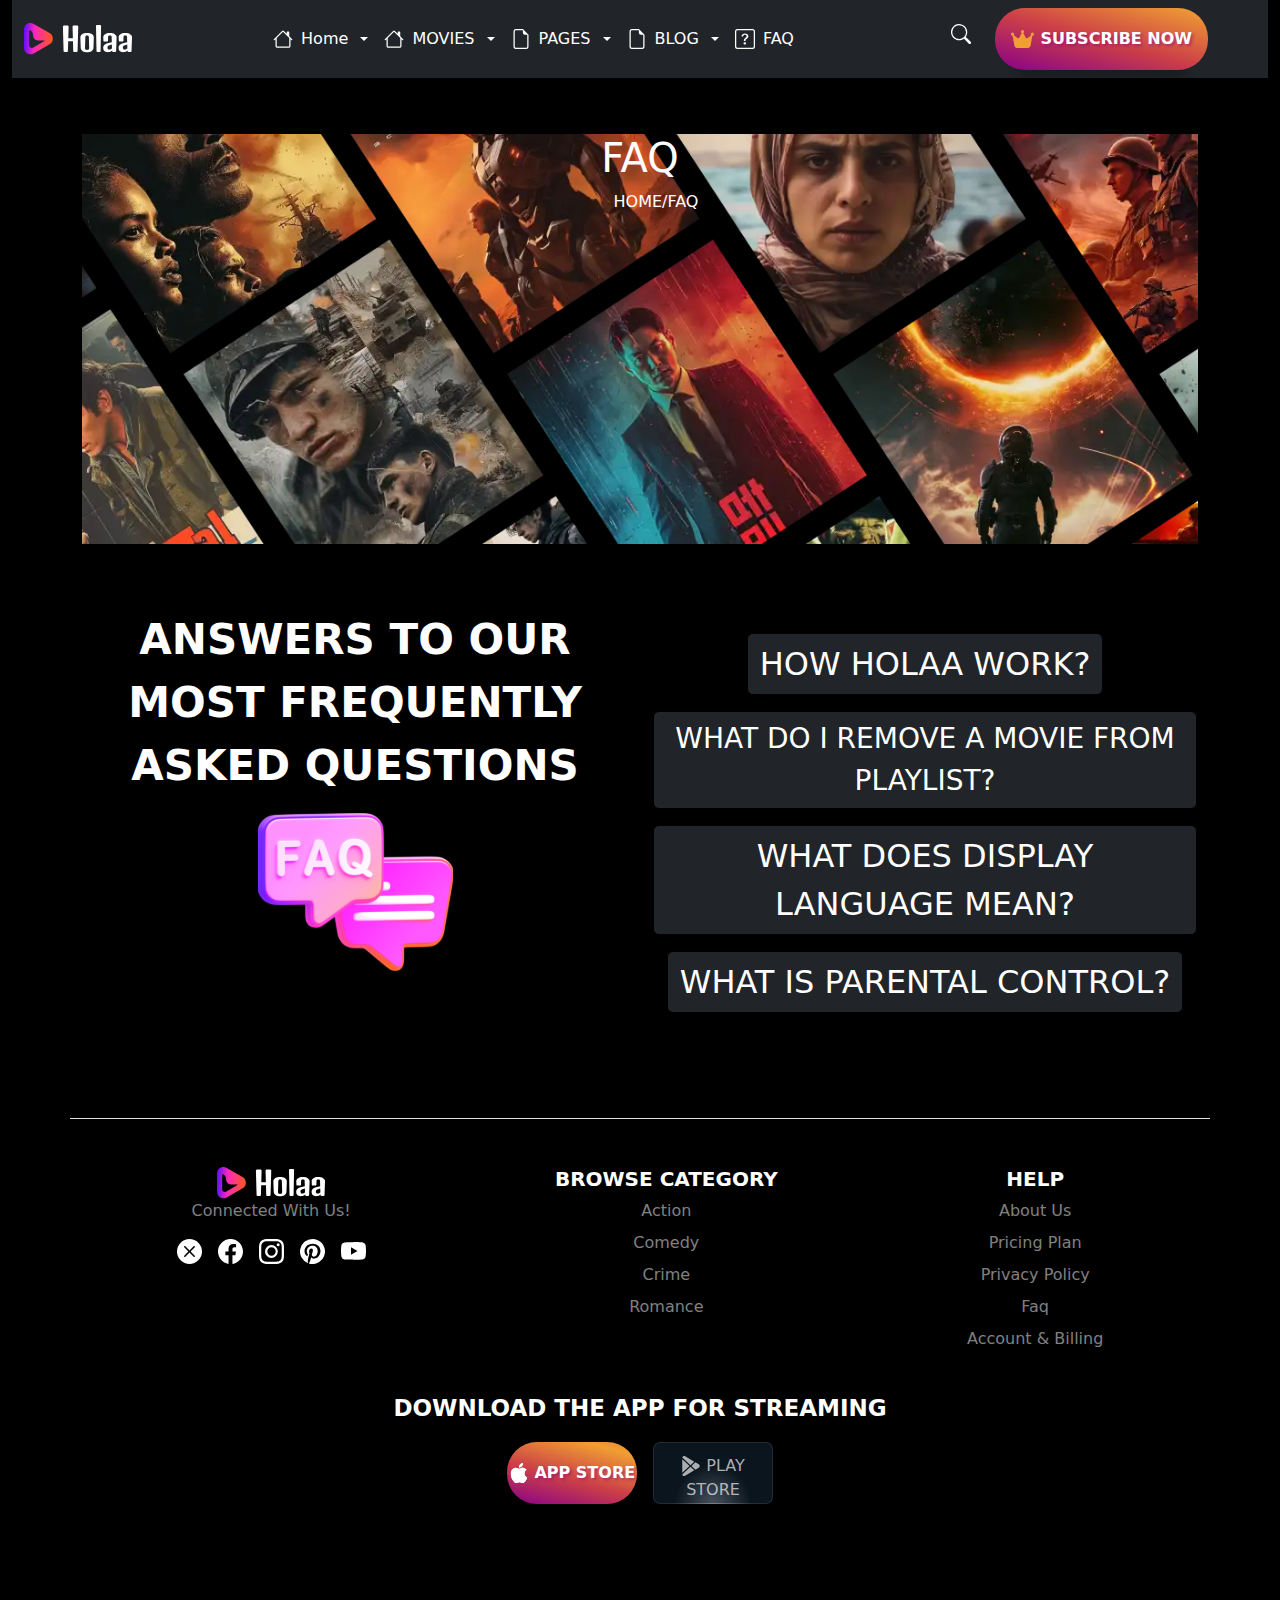
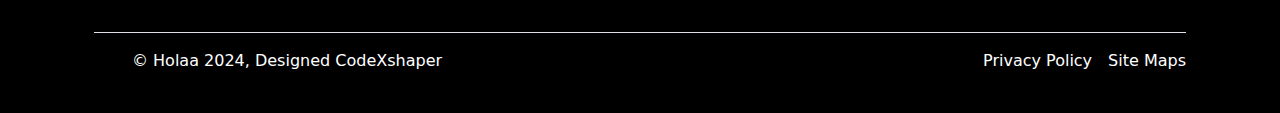
<file: indexFaq.html>
<!DOCTYPE html>
<html lang="en">
  <head>
    <meta charset="UTF-8" />
    <meta name="viewport" content="width=device-width, initial-scale=1.0" />
    <title>FAQ</title>
    <!-- bootstrap -->
    <link
      href="https://cdn.jsdelivr.net/npm/bootstrap@5.3.3/dist/css/bootstrap.min.css"
      rel="stylesheet"
      integrity="sha384-QWTKZyjpPEjISv5WaRU9OFeRpok6YctnYmDr5pNlyT2bRjXh0JMhjY6hW+ALEwIH"
      crossorigin="anonymous"
    />
    <!-- css -->
    <link rel="stylesheet" href="styleFaq.css" />
  </head>
  <body>
    <!-- topnav -->
    <section id="navbar">
      <div class="container-fluid">
        <nav
          class="navbar navbar-expand-lg navbar-dark bg-dark"
          aria-label="Offcanvas navbar large"
        >
          <div class="container-fluid">
            <div>
              <img src="./image/logo.svg" alt="" />
            </div>

            <button
              class="navbar-toggler"
              type="button"
              data-bs-toggle="offcanvas"
              data-bs-target="#offcanvasNavbar2"
              aria-controls="offcanvasNavbar2"
              aria-label="Toggle navigation"
            >
              <span class="navbar-toggler-icon"></span>
            </button>
            <div
              class="offcanvas offcanvas-end text-bg-dark"
              tabindex="-1"
              id="offcanvasNavbar2"
              aria-labelledby="offcanvasNavbar2Label"
            >
              <div class="offcanvas-header">
                <div>
                  <img src="./image/logo.svg" alt="" />
                </div>
                <button
                  type="button"
                  class="btn-close btn-close-white"
                  data-bs-dismiss="offcanvas"
                  aria-label="Close"
                ></button>
              </div>
              <div class="offcanvas-body">
                <ul
                  class="navbar-nav justify-content-center flex-grow-1 pe-3 align-items-center"
                >
                  <li class="nav-item dropdown">
                    <a
                      class="nav-link dropdown-toggle d-flex align-items-center gap-2 active text"
                      data-bs-toggle="dropdown"
                      aria-expanded="false"
                      href="#"
                    >
                      <svg
                        xmlns="http://www.w3.org/2000/svg"
                        width="20"
                        height="20"
                        fill="white"
                        class="bi bi-house"
                        viewBox="0 0 16 16"
                      >
                        <path
                          d="M8.707 1.5a1 1 0 0 0-1.414 0L.646 8.146a.5.5 0 0 0 .708.708L2 8.207V13.5A1.5 1.5 0 0 0 3.5 15h9a1.5 1.5 0 0 0 1.5-1.5V8.207l.646.647a.5.5 0 0 0 .708-.708L13 5.793V2.5a.5.5 0 0 0-.5-.5h-1a.5.5 0 0 0-.5.5v1.293zM13 7.207V13.5a.5.5 0 0 1-.5.5h-9a.5.5 0 0 1-.5-.5V7.207l5-5z"
                        />
                      </svg>

                      <span class="text">Home</span>
                    </a>
                    <ul class="dropdown-menu homemenu">
                      <li>
                        <a class="dropdown-item dropdown_item" href="#"
                          >HOME ONE</a
                        >
                      </li>
                      <li>
                        <a class="dropdown-item dropdown_item" href="#"
                          >HOME TWO</a
                        >
                      </li>

                      <li>
                        <a class="dropdown-item dropdown_item" href="#"
                          >HOME THREE</a
                        >
                      </li>
                      <li>
                        <a class="dropdown-item dropdown_item" href="#"
                          >HOME FOUR</a
                        >
                      </li>
                      <li>
                        <a class="dropdown-item dropdown_item" href="#"
                          >HOME THREE</a
                        >
                      </li>
                    </ul>
                  </li>

                  <li class="nav-item dropdown">
                    <a
                      class="nav-link dropdown-toggle d-flex align-items-center gap-2 active text"
                      data-bs-toggle="dropdown"
                      aria-expanded="false"
                      href="#"
                    >
                      <svg
                        xmlns="http://www.w3.org/2000/svg"
                        width="20"
                        height="20"
                        fill="white"
                        class="bi bi-house"
                        viewBox="0 0 16 16"
                      >
                        <path
                          d="M8.707 1.5a1 1 0 0 0-1.414 0L.646 8.146a.5.5 0 0 0 .708.708L2 8.207V13.5A1.5 1.5 0 0 0 3.5 15h9a1.5 1.5 0 0 0 1.5-1.5V8.207l.646.647a.5.5 0 0 0 .708-.708L13 5.793V2.5a.5.5 0 0 0-.5-.5h-1a.5.5 0 0 0-.5.5v1.293zM13 7.207V13.5a.5.5 0 0 1-.5.5h-9a.5.5 0 0 1-.5-.5V7.207l5-5z"
                        />
                      </svg>

                      <span class="text">MOVIES</span>
                    </a>
                    <ul class="dropdown-menu homemenu">
                      <li>
                        <a class="dropdown-item dropdown_item" href="#"
                          >MOVIE LIST</a
                        >
                      </li>
                      <li>
                        <a class="dropdown-item dropdown_item" href="#"
                          >MOVIE DETAIL</a
                        >
                      </li>

                      <li>
                        <a class="dropdown-item dropdown_item" href="#"
                          >MOVIE DOWNLOAD</a
                        >
                      </li>
                      <li>
                        <a class="dropdown-item dropdown_item" href="#"
                          >PLAYLIST</a
                        >
                      </li>
                      <li>
                        <a class="dropdown-item dropdown_item" href="#">TAGS</a>
                      </li>
                    </ul>
                  </li>

                  <li class="nav-item dropdown">
                    <a
                      class="nav-link dropdown-toggle d-flex align-items-center gap-2 active text"
                      data-bs-toggle="dropdown"
                      aria-expanded="false"
                      href="#"
                    >
                      <svg
                        xmlns="http://www.w3.org/2000/svg"
                        width="20"
                        height="20"
                        fill="white"
                        class="bi bi-file-earmark"
                        viewBox="0 0 16 16"
                      >
                        <path
                          d="M14 4.5V14a2 2 0 0 1-2 2H4a2 2 0 0 1-2-2V2a2 2 0 0 1 2-2h5.5zm-3 0A1.5 1.5 0 0 1 9.5 3V1H4a1 1 0 0 0-1 1v12a1 1 0 0 0 1 1h8a1 1 0 0 0 1-1V4.5z"
                        />
                      </svg>

                      <span class="text">PAGES</span>
                    </a>
                    <ul class="dropdown-menu homemenu">
                      <li>
                        <a class="dropdown-item dropdown_item" href="#"
                          >ABOUT US</a
                        >
                      </li>
                      <li>
                        <a class="dropdown-item dropdown_item" href="#"
                          >ARTIST</a
                        >
                      </li>

                      <li>
                        <a class="dropdown-item dropdown_item" href="#"
                          >PRICING</a
                        >
                      </li>
                      <li>
                        <a class="dropdown-item dropdown_item" href="#">404</a>
                      </li>
                      <li>
                        <a class="dropdown-item dropdown_item" href="#"
                          >COMING SOON</a
                        >
                      </li>
                    </ul>
                  </li>

                  <li class="nav-item dropdown">
                    <a
                      class="nav-link dropdown-toggle d-flex align-items-center gap-2 active text"
                      data-bs-toggle="dropdown"
                      aria-expanded="false"
                      href="#"
                    >
                      <svg
                        xmlns="http://www.w3.org/2000/svg"
                        width="20"
                        height="20"
                        fill="white"
                        class="bi bi-file-earmark"
                        viewBox="0 0 16 16"
                      >
                        <path
                          d="M14 4.5V14a2 2 0 0 1-2 2H4a2 2 0 0 1-2-2V2a2 2 0 0 1 2-2h5.5zm-3 0A1.5 1.5 0 0 1 9.5 3V1H4a1 1 0 0 0-1 1v12a1 1 0 0 0 1 1h8a1 1 0 0 0 1-1V4.5z"
                        />
                      </svg>

                      <span class="text">BLOG</span>
                    </a>
                    <ul class="dropdown-menu homemenu">
                      <li>
                        <a class="dropdown-item dropdown_item" href="#"
                          >BLOG SIDEBAR</a
                        >
                      </li>
                      <li>
                        <a class="dropdown-item dropdown_item" href="#"
                          >BLOG LAYOUT</a
                        >
                      </li>

                      <li>
                        <a class="dropdown-item dropdown_item" href="#"
                          >BLOG DETAILS</a
                        >
                      </li>
                    </ul>
                  </li>

                  <li class="nav-item">
                    <a
                      class="nav-link d-flex align-items-center gap-2 active text"
                      data-bs-toggle="dropdown"
                      aria-expanded="false"
                      href="#"
                    >
                      <svg
                        xmlns="http://www.w3.org/2000/svg"
                        width="20"
                        height="20"
                        fill="white"
                        class="bi bi-question-square"
                        viewBox="0 0 16 16"
                      >
                        <path
                          d="M14 1a1 1 0 0 1 1 1v12a1 1 0 0 1-1 1H2a1 1 0 0 1-1-1V2a1 1 0 0 1 1-1zM2 0a2 2 0 0 0-2 2v12a2 2 0 0 0 2 2h12a2 2 0 0 0 2-2V2a2 2 0 0 0-2-2z"
                        />
                        <path
                          d="M5.255 5.786a.237.237 0 0 0 .241.247h.825c.138 0 .248-.113.266-.25.09-.656.54-1.134 1.342-1.134.686 0 1.314.343 1.314 1.168 0 .635-.374.927-.965 1.371-.673.489-1.206 1.06-1.168 1.987l.003.217a.25.25 0 0 0 .25.246h.811a.25.25 0 0 0 .25-.25v-.105c0-.718.273-.927 1.01-1.486.609-.463 1.244-.977 1.244-2.056 0-1.511-1.276-2.241-2.673-2.241-1.267 0-2.655.59-2.75 2.286m1.557 5.763c0 .533.425.927 1.01.927.609 0 1.028-.394 1.028-.927 0-.552-.42-.94-1.029-.94-.584 0-1.009.388-1.009.94"
                        />
                      </svg>

                      <span class="text">FAQ</span>
                    </a>
                  </li>
                </ul>

                <svg
                  xmlns="http://www.w3.org/2000/svg"
                  width="20"
                  height="20"
                  fill="white"
                  class="bi bi-search mt-3"
                  viewBox="0 0 16 16"
                >
                  <path
                    d="M11.742 10.344a6.5 6.5 0 1 0-1.397 1.398h-.001q.044.06.098.115l3.85 3.85a1 1 0 0 0 1.415-1.414l-3.85-3.85a1 1 0 0 0-.115-.1zM12 6.5a5.5 5.5 0 1 1-11 0 5.5 5.5 0 0 1 11 0"
                  />
                </svg>

                <button class="button ms-4 me-5">
                  <svg xmlns="http://www.w3.org/2000/svg" viewBox="0 0 576 512">
                    <!--!Font Awesome Free 6.6.0 by @fontawesome - https://fontawesome.com License - https://fontawesome.com/license/free Copyright 2024 Fonticons, Inc.-->
                    <path
                      d="M309 106c11.4-7 19-19.7 19-34c0-22.1-17.9-40-40-40s-40 17.9-40 40c0 14.4 7.6 27 19 34L209.7 220.6c-9.1 18.2-32.7 23.4-48.6 10.7L72 160c5-6.7 8-15 8-24c0-22.1-17.9-40-40-40S0 113.9 0 136s17.9 40 40 40c.2 0 .5 0 .7 0L86.4 427.4c5.5 30.4 32 52.6 63 52.6l277.2 0c30.9 0 57.4-22.1 63-52.6L535.3 176c.2 0 .5 0 .7 0c22.1 0 40-17.9 40-40s-17.9-40-40-40s-40 17.9-40 40c0 9 3 17.3 8 24l-89.1 71.3c-15.9 12.7-39.5 7.5-48.6-10.7L309 106z"
                    />
                  </svg>
                  SUBSCRIBE NOW
                </button>
              </div>
            </div>
          </div>
        </nav>
      </div>

      <!-- button -->
      <button
        class="navbar-toggler collapsed"
        type="button"
        data-bs-toggle="collapse"
        data-bs-target="#navbarsExample07"
        aria-controls="navbarsExample07"
        aria-expanded="false"
        aria-label="Toggle navigation"
      ></button>

      <div
        class="navbar-collapse collapse justify-content-end"
        id="navbarsExample07"
      >
        <div class="d-flex justify-content-between w-100">
          <div class="d-flex justify-content-center w-100">
            <ul
              class="navbar-nav mb-2 mb-lg-0 d-flex justify-content-center list-unstyled"
            >
              <li class="nav-item dropdown d-flex">
                <svg
                  xmlns="http://www.w3.org/2000/svg"
                  width="20"
                  height="20"
                  fill="white"
                  class="bi bi-house"
                  viewBox="0 0 16 16"
                >
                  <path
                    d="M8.707 1.5a1 1 0 0 0-1.414 0L.646 8.146a.5.5 0 0 0 .708.708L2 8.207V13.5A1.5 1.5 0 0 0 3.5 15h9a1.5 1.5 0 0 0 1.5-1.5V8.207l.646.647a.5.5 0 0 0 .708-.708L13 5.793V2.5a.5.5 0 0 0-.5-.5h-1a.5.5 0 0 0-.5.5v1.293zM13 7.207V13.5a.5.5 0 0 1-.5.5h-9a.5.5 0 0 1-.5-.5V7.207l5-5z"
                  />
                </svg>
                <a
                  class="nav-link dropdown-toggle fw-bold event text ms-2 me-4"
                  href="#"
                  data-bs-toggle="dropdown"
                  aria-expanded="false"
                  >HOME</a
                >
                <ul class="dropdown-menu homemenu">
                  <li>
                    <a class="dropdown-item dropdown_item" href="#">HOME ONE</a>
                  </li>
                  <hr class="hr" style="color: #999" />
                  <li>
                    <a class="dropdown-item dropdown_item" href="#">HOME TWO</a>
                  </li>
                  <li>
                    <a class="dropdown-item dropdown_item" href="#"
                      >HOME THREE</a
                    >
                  </li>
                  <li>
                    <a class="dropdown-item dropdown_item" href="#"
                      >HOME FOUR</a
                    >
                  </li>
                  <li>
                    <a class="dropdown-item dropdown_item" href="#"
                      >HOME FIVE</a
                    >
                  </li>
                </ul>
              </li>
            </ul>
          </div>
        </div>
      </div>
    </section>

    <!-- hero -->
    <div class="container py-5">
      <div class="breadcumb">
        <h1 class="text-center text-white align-items-center">FAQ</h1>
        <ul>
          <li class="text-decoration-none list-unstyled text-center text-white">
            HOME/FAQ
          </li>
        </ul>
      </div>
    </div>

    <!-- fqa area -->
    <div class="container">
      <div class="row">
        <div class="col-sm-12 col-lg-6 text-center">
          <p class="fw-bold text-white question">
            ANSWERS TO OUR MOST FREQUENTLY ASKED QUESTIONS
          </p>
          <img src="./image/faq.svg" alt="" />
        </div>
        <!-- 2col -->
        <div class="col-sm-12 col-lg-6 text-center">
          <div class="card py-4">
            <ul class="list-unstyled">
              <li>
                <p class="d-inline-flex gap-1 text-white">
                  <a
                    class="btn btn-primary text-decoration-none text-white bg-dark how d-flex justify-content-center"
                    data-bs-toggle="collapse"
                    href="#collapseExample1"
                    role="button"
                    aria-expanded="false"
                    aria-controls="collapseExample1"
                  >
                    HOW HOLAA WORK?
                  </a>
                </p>
                <div class="collapse" id="collapseExample1">
                  <div class="card_body card-body">
                    Facilisis magna etiam tempor orci eu lobortis elementum nibh
                    tellus. Nec dui nunc mattis enim ut tellus elementum
                    sagittis vitae. Dictumst vestibulum rhoncus est pellentesque
                    elit ullamcorper dignissim cras tincidunt. Morbi tristique
                    senectus et netus.
                  </div>
                </div>
              </li>
              <!-- 2 -->

              <li>
                <p class="d-inline-flex gap-1 text-white">
                  <a
                    class="btn btn-primary text-decoration-none text-white bg-dark how d-flex justify-content-center howmovie"
                    data-bs-toggle="collapse"
                    href="#collapseExample2"
                    role="button"
                    aria-expanded="false"
                    aria-controls="collapseExample2"
                  >
                    WHAT DO I REMOVE A MOVIE FROM PLAYLIST?
                  </a>
                </p>
                <div class="collapse" id="collapseExample2">
                  <div class="card_body card-body">
                    Facilisis magna etiam tempor orci eu lobortis elementum nibh
                    tellus. Nec dui nunc mattis enim ut tellus elementum
                    sagittis vitae. Dictumst vestibulum rhoncus est pellentesque
                    elit ullamcorper dignissim cras tincidunt. Morbi tristique
                    senectus et netus.
                  </div>
                </div>
              </li>

              <!-- 3 -->

              <li>
                <p class="d-inline-flex gap-1 text-white">
                  <a
                    class="btn btn-primary text-decoration-none text-white bg-dark how d-flex justify-content-center"
                    data-bs-toggle="collapse"
                    href="#collapseExample3"
                    role="button"
                    aria-expanded="false"
                    aria-controls="collapseExample3"
                  >
                    WHAT DOES DISPLAY LANGUAGE MEAN?
                  </a>
                </p>
                <div class="collapse" id="collapseExample3">
                  <div class="card_body card-body">
                    Facilisis magna etiam tempor orci eu lobortis elementum nibh
                    tellus. Nec dui nunc mattis enim ut tellus elementum
                    sagittis vitae. Dictumst vestibulum rhoncus est pellentesque
                    elit ullamcorper dignissim cras tincidunt. Morbi tristique
                    senectus et netus.
                  </div>
                </div>
              </li>

              <!-- 4 -->
              <li>
                <p class="d-inline-flex gap-1 text-white">
                  <a
                    class="btn btn-primary text-decoration-none text-white bg-dark how d-flex justify-content-center"
                    data-bs-toggle="collapse"
                    href="#collapseExample4"
                    role="button"
                    aria-expanded="false"
                    aria-controls="collapseExample4"
                  >
                    WHAT IS PARENTAL CONTROL?
                  </a>
                </p>
                <div class="collapse" id="collapseExample4">
                  <div class="card_body card-body">
                    Facilisis magna etiam tempor orci eu lobortis elementum nibh
                    tellus. Nec dui nunc mattis enim ut tellus elementum
                    sagittis vitae. Dictumst vestibulum rhoncus est pellentesque
                    elit ullamcorper dignissim cras tincidunt. Morbi tristique
                    senectus et netus.
                  </div>
                </div>
              </li>
            </ul>
            <!--  -->
          </div>
        </div>

        <!-- end -->
      </div>
    </div>

    <!-- footer -->

   
    <section id="footer">
      <div class="container">
        <footer
          class="row py-5 my-5 border-top"
        >
          <div class="col-sm-12  footercategorycol">
            <div class=" mb-3  footercol">
              <div class="aboutfooter text-center">
                <img src="./image/logo.svg" alt="" />
                <p class="connected">Connected With Us!</p>
                <ul class="socialmedia d-flex list-unstyled justify-content-center">
                  <li class="socialmedia_item">
                    <a href="#"
                      ><svg
                        xmlns="http://www.w3.org/2000/svg"
                        width="25"
                        height="25"
                        fill="white"
                        class="bi bi-x-circle-fill"
                        viewBox="0 0 16 16"
                      >
                        <path
                          d="M16 8A8 8 0 1 1 0 8a8 8 0 0 1 16 0M5.354 4.646a.5.5 0 1 0-.708.708L7.293 8l-2.647 2.646a.5.5 0 0 0 .708.708L8 8.707l2.646 2.647a.5.5 0 0 0 .708-.708L8.707 8l2.647-2.646a.5.5 0 0 0-.708-.708L8 7.293z"
                        /></svg
                    ></a>
                  </li>
                  <li class="socialmedia_item">
                    <a href=""
                      ><svg
                        xmlns="http://www.w3.org/2000/svg"
                        width="25"
                        height="25"
                        fill="white"
                        class="bi bi-facebook ms-3"
                        viewBox="0 0 16 16"
                      >
                        <path
                          d="M16 8.049c0-4.446-3.582-8.05-8-8.05C3.58 0-.002 3.603-.002 8.05c0 4.017 2.926 7.347 6.75 7.951v-5.625h-2.03V8.05H6.75V6.275c0-2.017 1.195-3.131 3.022-3.131.876 0 1.791.157 1.791.157v1.98h-1.009c-.993 0-1.303.621-1.303 1.258v1.51h2.218l-.354 2.326H9.25V16c3.824-.604 6.75-3.934 6.75-7.951"
                        /></svg
                    ></a>
                  </li>
                  <li class="socialmedia_item">
                    <a href="">
                      <svg
                        xmlns="http://www.w3.org/2000/svg"
                        width="25"
                        height="25"
                        fill="white"
                        class="bi bi-instagram ms-3"
                        viewBox="0 0 16 16"
                      >
                        <path
                          d="M8 0C5.829 0 5.556.01 4.703.048 3.85.088 3.269.222 2.76.42a3.9 3.9 0 0 0-1.417.923A3.9 3.9 0 0 0 .42 2.76C.222 3.268.087 3.85.048 4.7.01 5.555 0 5.827 0 8.001c0 2.172.01 2.444.048 3.297.04.852.174 1.433.372 1.942.205.526.478.972.923 1.417.444.445.89.719 1.416.923.51.198 1.09.333 1.942.372C5.555 15.99 5.827 16 8 16s2.444-.01 3.298-.048c.851-.04 1.434-.174 1.943-.372a3.9 3.9 0 0 0 1.416-.923c.445-.445.718-.891.923-1.417.197-.509.332-1.09.372-1.942C15.99 10.445 16 10.173 16 8s-.01-2.445-.048-3.299c-.04-.851-.175-1.433-.372-1.941a3.9 3.9 0 0 0-.923-1.417A3.9 3.9 0 0 0 13.24.42c-.51-.198-1.092-.333-1.943-.372C10.443.01 10.172 0 7.998 0zm-.717 1.442h.718c2.136 0 2.389.007 3.232.046.78.035 1.204.166 1.486.275.373.145.64.319.92.599s.453.546.598.92c.11.281.24.705.275 1.485.039.843.047 1.096.047 3.231s-.008 2.389-.047 3.232c-.035.78-.166 1.203-.275 1.485a2.5 2.5 0 0 1-.599.919c-.28.28-.546.453-.92.598-.28.11-.704.24-1.485.276-.843.038-1.096.047-3.232.047s-2.39-.009-3.233-.047c-.78-.036-1.203-.166-1.485-.276a2.5 2.5 0 0 1-.92-.598 2.5 2.5 0 0 1-.6-.92c-.109-.281-.24-.705-.275-1.485-.038-.843-.046-1.096-.046-3.233s.008-2.388.046-3.231c.036-.78.166-1.204.276-1.486.145-.373.319-.64.599-.92s.546-.453.92-.598c.282-.11.705-.24 1.485-.276.738-.034 1.024-.044 2.515-.045zm4.988 1.328a.96.96 0 1 0 0 1.92.96.96 0 0 0 0-1.92m-4.27 1.122a4.109 4.109 0 1 0 0 8.217 4.109 4.109 0 0 0 0-8.217m0 1.441a2.667 2.667 0 1 1 0 5.334 2.667 2.667 0 0 1 0-5.334"
                        />
                      </svg>
                    </a>
                  </li>
                  <li class="socialmedia_item">
                    <a href=""
                      ><svg
                        xmlns="http://www.w3.org/2000/svg"
                        width="25"
                        height="25"
                        fill="white"
                        class="bi bi-pinterest ms-3"
                        viewBox="0 0 16 16"
                      >
                        <path
                          d="M8 0a8 8 0 0 0-2.915 15.452c-.07-.633-.134-1.606.027-2.297.146-.625.938-3.977.938-3.977s-.239-.479-.239-1.187c0-1.113.645-1.943 1.448-1.943.682 0 1.012.512 1.012 1.127 0 .686-.437 1.712-.663 2.663-.188.796.4 1.446 1.185 1.446 1.422 0 2.515-1.5 2.515-3.664 0-1.915-1.377-3.254-3.342-3.254-2.276 0-3.612 1.707-3.612 3.471 0 .688.265 1.425.595 1.826a.24.24 0 0 1 .056.23c-.061.252-.196.796-.222.907-.035.146-.116.177-.268.107-1-.465-1.624-1.926-1.624-3.1 0-2.523 1.834-4.84 5.286-4.84 2.775 0 4.932 1.977 4.932 4.62 0 2.757-1.739 4.976-4.151 4.976-.811 0-1.573-.421-1.834-.919l-.498 1.902c-.181.695-.669 1.566-.995 2.097A8 8 0 1 0 8 0"
                        /></svg
                    ></a>
                  </li>
                  <li class="socialmedia_item">
                    <a href=""
                      ><svg
                        xmlns="http://www.w3.org/2000/svg"
                        width="25"
                        height="25"
                        fill="white"
                        class="bi bi-youtube ms-3"
                        viewBox="0 0 16 16"
                      >
                        <path
                          d="M8.051 1.999h.089c.822.003 4.987.033 6.11.335a2.01 2.01 0 0 1 1.415 1.42c.101.38.172.883.22 1.402l.01.104.022.26.008.104c.065.914.073 1.77.074 1.957v.075c-.001.194-.01 1.108-.082 2.06l-.008.105-.009.104c-.05.572-.124 1.14-.235 1.558a2.01 2.01 0 0 1-1.415 1.42c-1.16.312-5.569.334-6.18.335h-.142c-.309 0-1.587-.006-2.927-.052l-.17-.006-.087-.004-.171-.007-.171-.007c-1.11-.049-2.167-.128-2.654-.26a2.01 2.01 0 0 1-1.415-1.419c-.111-.417-.185-.986-.235-1.558L.09 9.82l-.008-.104A31 31 0 0 1 0 7.68v-.123c.002-.215.01-.958.064-1.778l.007-.103.003-.052.008-.104.022-.26.01-.104c.048-.519.119-1.023.22-1.402a2.01 2.01 0 0 1 1.415-1.42c.487-.13 1.544-.21 2.654-.26l.17-.007.172-.006.086-.003.171-.007A100 100 0 0 1 7.858 2zM6.4 5.209v4.818l4.157-2.408z"
                        /></svg
                    ></a>
                  </li>
                </ul>
              </div>
            </div>
  
            <div class="me-4 ms-3 mb-4 mt-4 browsecol">
              <h5 class="text-white text-center fw-bold">BROWSE CATEGORY</h5>
              <ul class="nav flex-column">
                <li class="nav-item mb-2">
                  <a href="#" class="nav-link p-0 text-center Action">Action</a>
                </li>
                <li class="nav-item mb-2 text-white">
                  <a href="#" class="nav-link p-0 text-center Comedy">Comedy</a>
                </li>
                <li class="nav-item mb-2">
                  <a href="#" class="nav-link p-0 text-center Crime">Crime</a>
                </li>
                <li class="nav-item mb-2">
                  <a href="#" class="nav-link p-0 text-center Romance">Romance</a>
                </li>
              </ul>
            </div>
  
            <div class="mb-3 helpcol">
              <h5 class="text-white text-center fw-bold">HELP</h5>
              <ul class="nav text-center flex-column">
                <li class="nav-item mb-2">
                  <a href="#" class="nav-link p-0 About">About Us</a>
                </li>
                <li class="nav-item mb-2">
                  <a href="#" class="nav-link p-0 Pricing">Pricing Plan</a>
                </li>
                <li class="nav-item mb-2">
                  <a href="#" class="nav-link p-0 text-decoration-none Privacy"
                    >Privacy Policy</a
                  >
                </li>
                <li class="nav-item mb-2">
                  <a href="#" class="nav-link p-0 Faq text-decoration-none"
                    >Faq</a
                  >
                </li>
                <li class="nav-item mb-2">
                  <a href="#" class="nav-link p-0 text-decoration-none Account"
                    >Account & Billing</a
                  >
                </li>
              </ul>
            </div>
          </div>

          <div class="col-sm-12 col-lg-12 col-md-12 text-center mb-3 py-3">
            <p class="text-white fw-bold download">
              DOWNLOAD THE APP FOR STREAMING
            </p>
            <div class="d-flex justify-content-center ">
              <button class="appstore m-0 p-0 py-2">
    <span>
      <svg
      xmlns="http://www.w3.org/2000/svg"
      width="20"
      height="20"
      fill="currentColor"
      class="bi bi-apple"
      viewBox="0 0 16 16"
    >
      <path
        d="M11.182.008C11.148-.03 9.923.023 8.857 1.18c-1.066 1.156-.902 2.482-.878 2.516s1.52.087 2.475-1.258.762-2.391.728-2.43m3.314 11.733c-.048-.096-2.325-1.234-2.113-3.422s1.675-2.789 1.698-2.854-.597-.79-1.254-1.157a3.7 3.7 0 0 0-1.563-.434c-.108-.003-.483-.095-1.254.116-.508.139-1.653.589-1.968.607-.316.018-1.256-.522-2.267-.665-.647-.125-1.333.131-1.824.328-.49.196-1.422.754-2.074 2.237-.652 1.482-.311 3.83-.067 4.56s.625 1.924 1.273 2.796c.576.984 1.34 1.667 1.659 1.899s1.219.386 1.843.067c.502-.308 1.408-.485 1.766-.472.357.013 1.061.154 1.782.539.571.197 1.111.115 1.652-.105.541-.221 1.324-1.059 2.238-2.758q.52-1.185.473-1.282"
      />
      <path
        d="M11.182.008C11.148-.03 9.923.023 8.857 1.18c-1.066 1.156-.902 2.482-.878 2.516s1.52.087 2.475-1.258.762-2.391.728-2.43m3.314 11.733c-.048-.096-2.325-1.234-2.113-3.422s1.675-2.789 1.698-2.854-.597-.79-1.254-1.157a3.7 3.7 0 0 0-1.563-.434c-.108-.003-.483-.095-1.254.116-.508.139-1.653.589-1.968.607-.316.018-1.256-.522-2.267-.665-.647-.125-1.333.131-1.824.328-.49.196-1.422.754-2.074 2.237-.652 1.482-.311 3.83-.067 4.56s.625 1.924 1.273 2.796c.576.984 1.34 1.667 1.659 1.899s1.219.386 1.843.067c.502-.308 1.408-.485 1.766-.472.357.013 1.061.154 1.782.539.571.197 1.111.115 1.652-.105.541-.221 1.324-1.059 2.238-2.758q.52-1.185.473-1.282"
      /></svg>
    </span>
                  APP STORE
              </button>

            
              <button class="Playstore ms-3 ">
                <svg
                  xmlns="http://www.w3.org/2000/svg"
                  width="20"
                  height="20"
                  fill="currentColor"
                  class="bi bi-google-play"
                  viewBox="0 0 16 16"
                >
                  <path
                    d="M14.222 9.374c1.037-.61 1.037-2.137 0-2.748L11.528 5.04 8.32 8l3.207 2.96zm-3.595 2.116L7.583 8.68 1.03 14.73c.201 1.029 1.36 1.61 2.303 1.055zM1 13.396V2.603L6.846 8zM1.03 1.27l6.553 6.05 3.044-2.81L3.333.215C2.39-.341 1.231.24 1.03 1.27"
                  />
                </svg>
                PLAY STORE
              </button>
            </div>
             
          </div>
        </footer>

        <div class="container">
          <footer
            class="d-flex flex-wrap justify-content-between align-items-center py-3 my-4 border-top"
          >
            <div class="col-md-4 d-flex align-items-center holaafooter">
              <a
                href="/"
                class="mb-3 me-2 mb-md-0 text-body-secondary text-decoration-none lh-1"
              >
                <svg class="bi" width="30" height="24">
                  <use xlink:href="#bootstrap"></use>
                </svg>
              </a>
              <span class="mb-3 mb-md-0 text-white"
                >© Holaa 2024, Designed CodeXshaper</span
              >
            </div>

            <ul class="nav col-md-4 justify-content-end list-unstyled d-flex">
              <li class="ms-3 text-white">Privacy Policy</li>
              <li class="ms-3 text-white">Site Maps</li>
            </ul>
          </footer>
        </div>
      </div>
    </section>

    <!-- js -->
    <script
      src="https://cdn.jsdelivr.net/npm/@popperjs/core@2.11.8/dist/umd/popper.min.js"
      integrity="sha384-I7E8VVD/ismYTF4hNIPjVp/Zjvgyol6VFvRkX/vR+Vc4jQkC+hVqc2pM8ODewa9r"
      crossorigin="anonymous"
    ></script>

    <script
      src="https://cdn.jsdelivr.net/npm/bootstrap@5.3.3/dist/js/bootstrap.min.js"
      integrity="sha384-0pUGZvbkm6XF6gxjEnlmuGrJXVbNuzT9qBBavbLwCsOGabYfZo0T0to5eqruptLy"
      crossorigin="anonymous"
    ></script>
  </body>
</html>
</file>
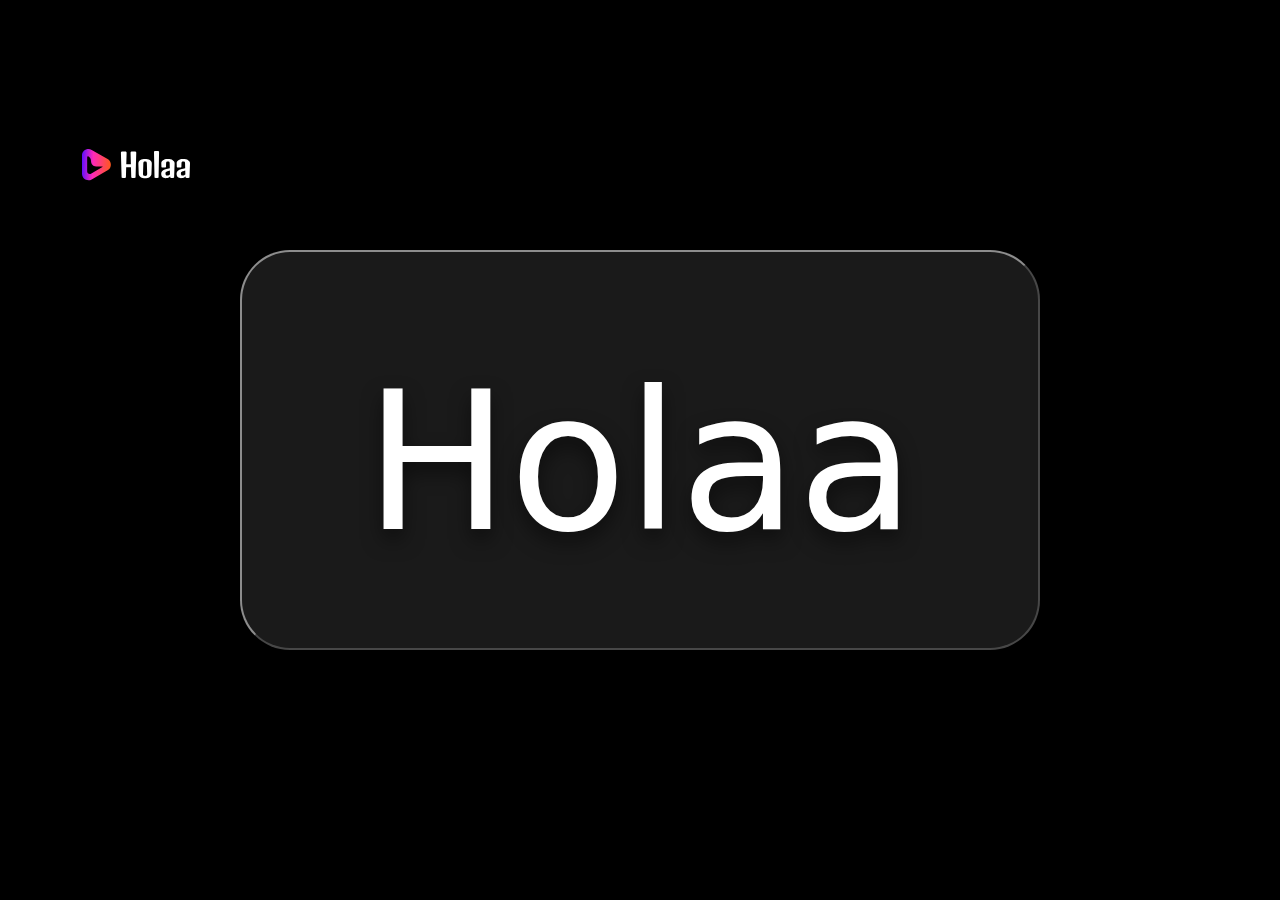
<file: indexfirstpage.html>
<!DOCTYPE html>
<html lang="en">
<head>
    <meta charset="UTF-8">
    <meta name="viewport" content="width=device-width, initial-scale=1.0">
    <title>Login</title>
    <!-- bootstrap -->
    <link
    href="https://cdn.jsdelivr.net/npm/bootstrap@5.3.3/dist/css/bootstrap.min.css"
    rel="stylesheet"
    integrity="sha384-QWTKZyjpPEjISv5WaRU9OFeRpok6YctnYmDr5pNlyT2bRjXh0JMhjY6hW+ALEwIH"
    crossorigin="anonymous"
  />
    <!-- css -->
    <link rel="stylesheet" href="stylefirstpage.css">
</head>
<body>
    <div class="container ">
        <img class="logo"  src="./image/logo.svg" alt="">
    </div>


    

<div class="glass" >
    <a href="./index.html" class="text-decoration-none">
        <h2 class="text-center">Holaa</h2>
    </a>
        
  
</div>



 <!-- js -->
 <script
 src="https://cdn.jsdelivr.net/npm/@popperjs/core@2.11.8/dist/umd/popper.min.js"
 integrity="sha384-I7E8VVD/ismYTF4hNIPjVp/Zjvgyol6VFvRkX/vR+Vc4jQkC+hVqc2pM8ODewa9r"
 crossorigin="anonymous"
></script>
<script
 src="https://cdn.jsdelivr.net/npm/bootstrap@5.3.3/dist/js/bootstrap.min.js"
 integrity="sha384-0pUGZvbkm6XF6gxjEnlmuGrJXVbNuzT9qBBavbLwCsOGabYfZo0T0to5eqruptLy"
 crossorigin="anonymous"
></script>
</body>
</html>
</file>
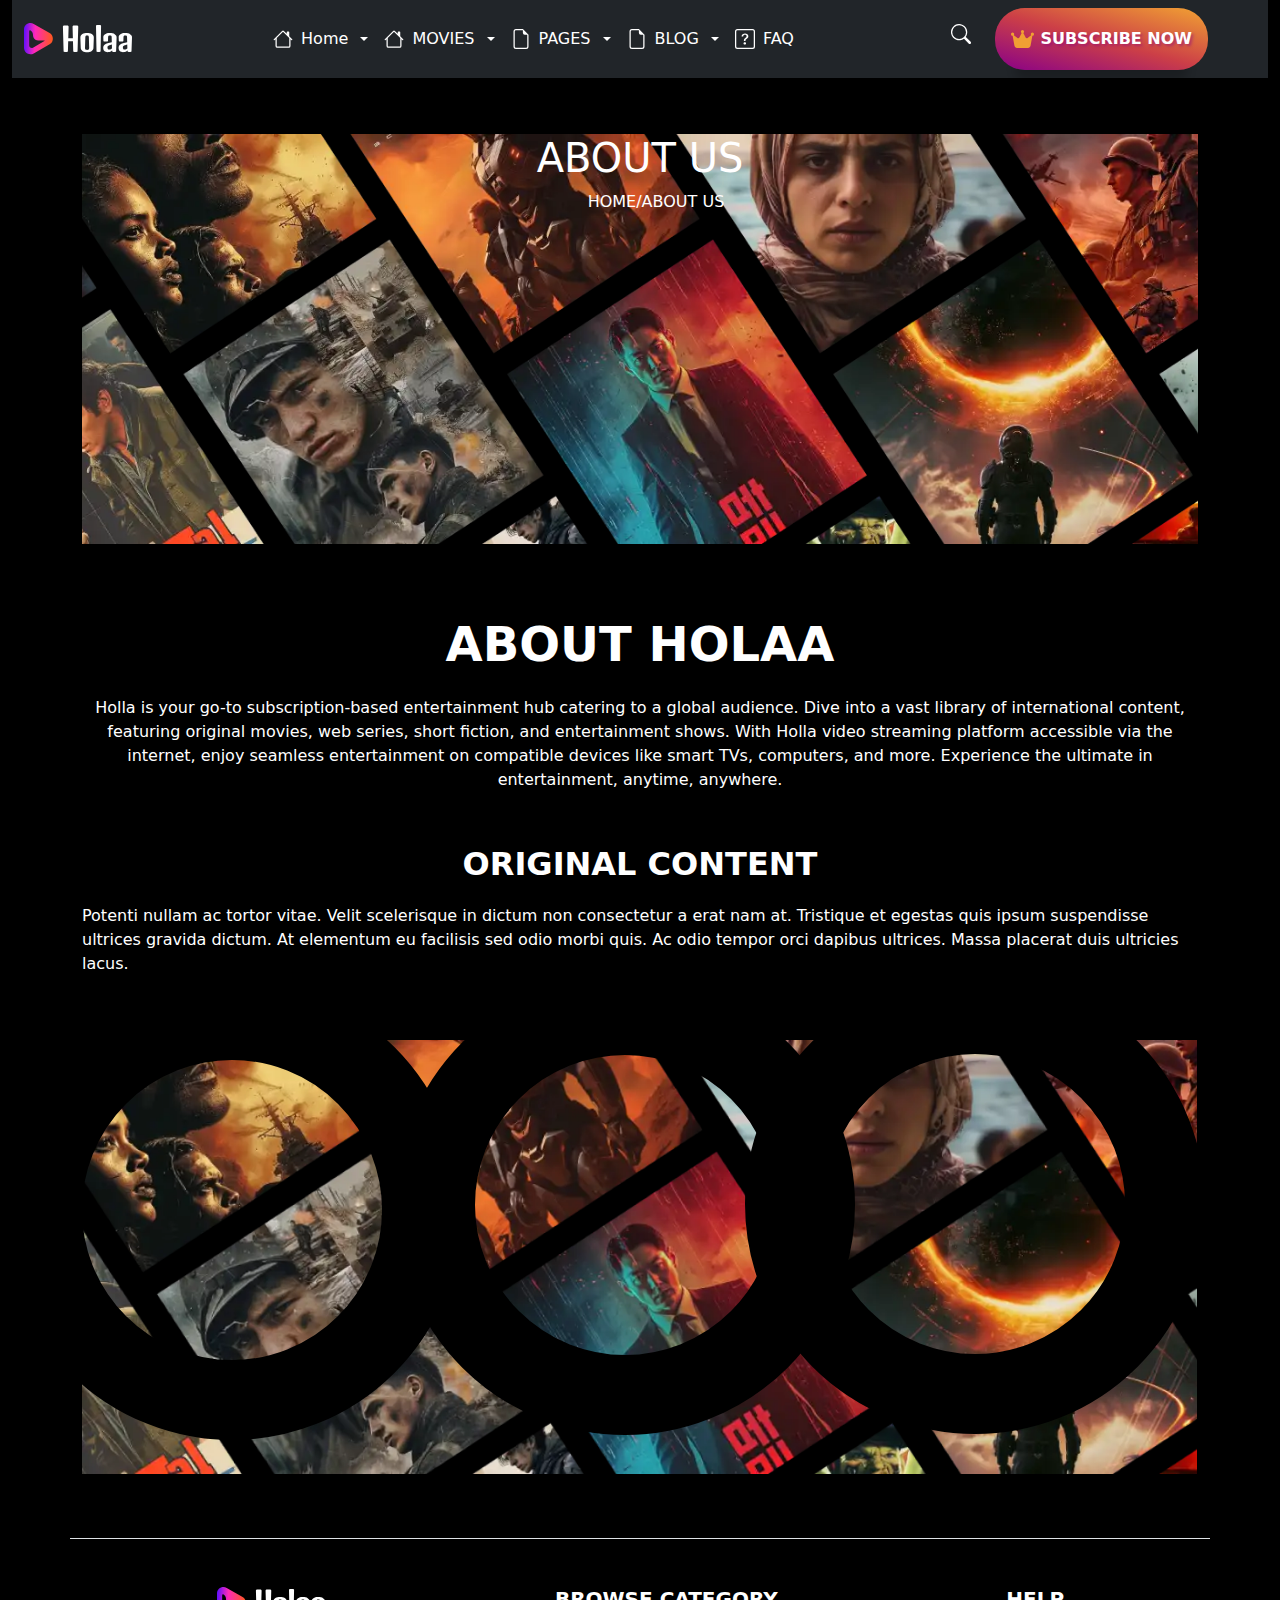
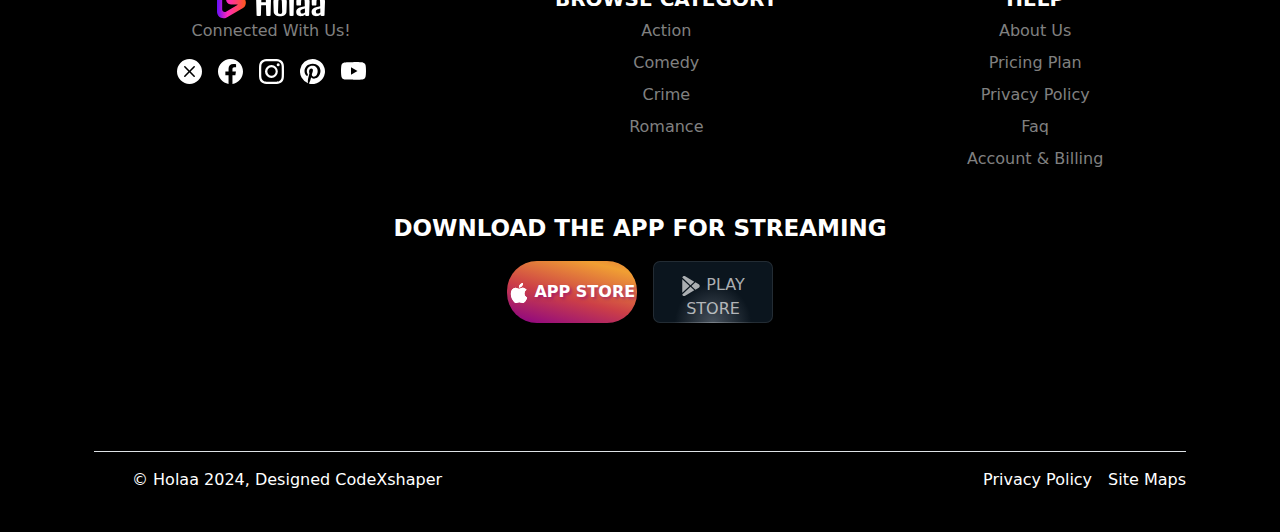
<file: indexpage.html>
<!DOCTYPE html>
<html lang="en">
<head>
    <meta charset="UTF-8">
    <meta name="viewport" content="width=device-width, initial-scale=1.0">
    <title>Page</title>
     <!-- bootstrap -->
     <link
     href="https://cdn.jsdelivr.net/npm/bootstrap@5.3.3/dist/css/bootstrap.min.css"
     rel="stylesheet"
     integrity="sha384-QWTKZyjpPEjISv5WaRU9OFeRpok6YctnYmDr5pNlyT2bRjXh0JMhjY6hW+ALEwIH"
     crossorigin="anonymous"
   />
   <!-- css -->
    <link rel="stylesheet" href="stylepage.css">
</head>
<body>
 <!-- topnav -->
 <section id="navbar">
    <div class="container-fluid">
      <nav
        class="navbar navbar-expand-lg navbar-dark bg-dark"
        aria-label="Offcanvas navbar large"
      >
        <div class="container-fluid">
          <div>
            <img src="./image/logo.svg" alt="" />
          </div>

          <button
            class="navbar-toggler"
            type="button"
            data-bs-toggle="offcanvas"
            data-bs-target="#offcanvasNavbar2"
            aria-controls="offcanvasNavbar2"
            aria-label="Toggle navigation"
          >
            <span class="navbar-toggler-icon"></span>
          </button>
          <div
            class="offcanvas offcanvas-end text-bg-dark"
            tabindex="-1"
            id="offcanvasNavbar2"
            aria-labelledby="offcanvasNavbar2Label"
          >
            <div class="offcanvas-header">
              <div>
                <img src="./image/logo.svg" alt="" />
              </div>
              <button
                type="button"
                class="btn-close btn-close-white"
                data-bs-dismiss="offcanvas"
                aria-label="Close"
              ></button>
            </div>
            <div class="offcanvas-body">
              <ul
                class="navbar-nav justify-content-center flex-grow-1 pe-3 align-items-center"
              >
                <li class="nav-item dropdown">
                  <a
                    class="nav-link dropdown-toggle d-flex align-items-center gap-2 active text"
                    data-bs-toggle="dropdown"
                    aria-expanded="false"
                    href="#"
                  >
                    <svg
                      xmlns="http://www.w3.org/2000/svg"
                      width="20"
                      height="20"
                      fill="white"
                      class="bi bi-house"
                      viewBox="0 0 16 16"
                    >
                      <path
                        d="M8.707 1.5a1 1 0 0 0-1.414 0L.646 8.146a.5.5 0 0 0 .708.708L2 8.207V13.5A1.5 1.5 0 0 0 3.5 15h9a1.5 1.5 0 0 0 1.5-1.5V8.207l.646.647a.5.5 0 0 0 .708-.708L13 5.793V2.5a.5.5 0 0 0-.5-.5h-1a.5.5 0 0 0-.5.5v1.293zM13 7.207V13.5a.5.5 0 0 1-.5.5h-9a.5.5 0 0 1-.5-.5V7.207l5-5z"
                      />
                    </svg>

                    <span class="text">Home</span>
                  </a>
                  <ul class="dropdown-menu homemenu">
                    <li>
                      <a class="dropdown-item dropdown_item" href="#"
                        >HOME ONE</a
                      >
                    </li>
                    <li>
                      <a class="dropdown-item dropdown_item" href="#"
                        >HOME TWO</a
                      >
                    </li>

                    <li>
                      <a class="dropdown-item dropdown_item" href="#"
                        >HOME THREE</a
                      >
                    </li>
                    <li>
                      <a class="dropdown-item dropdown_item" href="#"
                        >HOME FOUR</a
                      >
                    </li>
                    <li>
                      <a class="dropdown-item dropdown_item" href="#"
                        >HOME THREE</a
                      >
                    </li>
                  </ul>
                </li>

                <li class="nav-item dropdown">
                  <a
                    class="nav-link dropdown-toggle d-flex align-items-center gap-2 active text"
                    data-bs-toggle="dropdown"
                    aria-expanded="false"
                    href="#"
                  >
                    <svg
                      xmlns="http://www.w3.org/2000/svg"
                      width="20"
                      height="20"
                      fill="white"
                      class="bi bi-house"
                      viewBox="0 0 16 16"
                    >
                      <path
                        d="M8.707 1.5a1 1 0 0 0-1.414 0L.646 8.146a.5.5 0 0 0 .708.708L2 8.207V13.5A1.5 1.5 0 0 0 3.5 15h9a1.5 1.5 0 0 0 1.5-1.5V8.207l.646.647a.5.5 0 0 0 .708-.708L13 5.793V2.5a.5.5 0 0 0-.5-.5h-1a.5.5 0 0 0-.5.5v1.293zM13 7.207V13.5a.5.5 0 0 1-.5.5h-9a.5.5 0 0 1-.5-.5V7.207l5-5z"
                      />
                    </svg>

                    <span class="text">MOVIES</span>
                  </a>
                  <ul class="dropdown-menu homemenu">
                    <li>
                      <a class="dropdown-item dropdown_item" href="#"
                        >MOVIE LIST</a
                      >
                    </li>
                    <li>
                      <a class="dropdown-item dropdown_item" href="#"
                        >MOVIE DETAIL</a
                      >
                    </li>

                    <li>
                      <a class="dropdown-item dropdown_item" href="#"
                        >MOVIE DOWNLOAD</a
                      >
                    </li>
                    <li>
                      <a class="dropdown-item dropdown_item" href="#"
                        >PLAYLIST</a
                      >
                    </li>
                    <li>
                      <a class="dropdown-item dropdown_item" href="#">TAGS</a>
                    </li>
                  </ul>
                </li>

                <li class="nav-item dropdown">
                  <a
                    class="nav-link dropdown-toggle d-flex align-items-center gap-2 active text"
                    data-bs-toggle="dropdown"
                    aria-expanded="false"
                    href="#"
                  >
                    <svg
                      xmlns="http://www.w3.org/2000/svg"
                      width="20"
                      height="20"
                      fill="white"
                      class="bi bi-file-earmark"
                      viewBox="0 0 16 16"
                    >
                      <path
                        d="M14 4.5V14a2 2 0 0 1-2 2H4a2 2 0 0 1-2-2V2a2 2 0 0 1 2-2h5.5zm-3 0A1.5 1.5 0 0 1 9.5 3V1H4a1 1 0 0 0-1 1v12a1 1 0 0 0 1 1h8a1 1 0 0 0 1-1V4.5z"
                      />
                    </svg>

                    <span class="text">PAGES</span>
                  </a>
                  <ul class="dropdown-menu homemenu">
                    <li>
                      <a class="dropdown-item dropdown_item" href="#"
                        >ABOUT US</a
                      >
                    </li>
                    <li>
                      <a class="dropdown-item dropdown_item" href="#"
                        >ARTIST</a
                      >
                    </li>

                    <li>
                      <a class="dropdown-item dropdown_item" href="#"
                        >PRICING</a
                      >
                    </li>
                    <li>
                      <a class="dropdown-item dropdown_item" href="#">404</a>
                    </li>
                    <li>
                      <a class="dropdown-item dropdown_item" href="#"
                        >COMING SOON</a
                      >
                    </li>
                  </ul>
                </li>

                <li class="nav-item dropdown">
                  <a
                    class="nav-link dropdown-toggle d-flex align-items-center gap-2 active text"
                    data-bs-toggle="dropdown"
                    aria-expanded="false"
                    href="#"
                  >
                    <svg
                      xmlns="http://www.w3.org/2000/svg"
                      width="20"
                      height="20"
                      fill="white"
                      class="bi bi-file-earmark"
                      viewBox="0 0 16 16"
                    >
                      <path
                        d="M14 4.5V14a2 2 0 0 1-2 2H4a2 2 0 0 1-2-2V2a2 2 0 0 1 2-2h5.5zm-3 0A1.5 1.5 0 0 1 9.5 3V1H4a1 1 0 0 0-1 1v12a1 1 0 0 0 1 1h8a1 1 0 0 0 1-1V4.5z"
                      />
                    </svg>

                    <span class="text">BLOG</span>
                  </a>
                  <ul class="dropdown-menu homemenu">
                    <li>
                      <a class="dropdown-item dropdown_item" href="#"
                        >BLOG SIDEBAR</a
                      >
                    </li>
                    <li>
                      <a class="dropdown-item dropdown_item" href="#"
                        >BLOG LAYOUT</a
                      >
                    </li>

                    <li>
                      <a class="dropdown-item dropdown_item" href="#"
                        >BLOG DETAILS</a
                      >
                    </li>
                  </ul>
                </li>

                <li class="nav-item">
                  <a
                    class="nav-link d-flex align-items-center gap-2 active text"
                    data-bs-toggle="dropdown"
                    aria-expanded="false"
                    href="#"
                  >
                    <svg
                      xmlns="http://www.w3.org/2000/svg"
                      width="20"
                      height="20"
                      fill="white"
                      class="bi bi-question-square"
                      viewBox="0 0 16 16"
                    >
                      <path
                        d="M14 1a1 1 0 0 1 1 1v12a1 1 0 0 1-1 1H2a1 1 0 0 1-1-1V2a1 1 0 0 1 1-1zM2 0a2 2 0 0 0-2 2v12a2 2 0 0 0 2 2h12a2 2 0 0 0 2-2V2a2 2 0 0 0-2-2z"
                      />
                      <path
                        d="M5.255 5.786a.237.237 0 0 0 .241.247h.825c.138 0 .248-.113.266-.25.09-.656.54-1.134 1.342-1.134.686 0 1.314.343 1.314 1.168 0 .635-.374.927-.965 1.371-.673.489-1.206 1.06-1.168 1.987l.003.217a.25.25 0 0 0 .25.246h.811a.25.25 0 0 0 .25-.25v-.105c0-.718.273-.927 1.01-1.486.609-.463 1.244-.977 1.244-2.056 0-1.511-1.276-2.241-2.673-2.241-1.267 0-2.655.59-2.75 2.286m1.557 5.763c0 .533.425.927 1.01.927.609 0 1.028-.394 1.028-.927 0-.552-.42-.94-1.029-.94-.584 0-1.009.388-1.009.94"
                      />
                    </svg>

                    <span class="text">FAQ</span>
                  </a>
                </li>
              </ul>

              <svg
                xmlns="http://www.w3.org/2000/svg"
                width="20"
                height="20"
                fill="white"
                class="bi bi-search mt-3"
                viewBox="0 0 16 16"
              >
                <path
                  d="M11.742 10.344a6.5 6.5 0 1 0-1.397 1.398h-.001q.044.06.098.115l3.85 3.85a1 1 0 0 0 1.415-1.414l-3.85-3.85a1 1 0 0 0-.115-.1zM12 6.5a5.5 5.5 0 1 1-11 0 5.5 5.5 0 0 1 11 0"
                />
              </svg>

              <button class="button ms-4 me-5">
                <svg xmlns="http://www.w3.org/2000/svg" viewBox="0 0 576 512">
                  <!--!Font Awesome Free 6.6.0 by @fontawesome - https://fontawesome.com License - https://fontawesome.com/license/free Copyright 2024 Fonticons, Inc.-->
                  <path
                    d="M309 106c11.4-7 19-19.7 19-34c0-22.1-17.9-40-40-40s-40 17.9-40 40c0 14.4 7.6 27 19 34L209.7 220.6c-9.1 18.2-32.7 23.4-48.6 10.7L72 160c5-6.7 8-15 8-24c0-22.1-17.9-40-40-40S0 113.9 0 136s17.9 40 40 40c.2 0 .5 0 .7 0L86.4 427.4c5.5 30.4 32 52.6 63 52.6l277.2 0c30.9 0 57.4-22.1 63-52.6L535.3 176c.2 0 .5 0 .7 0c22.1 0 40-17.9 40-40s-17.9-40-40-40s-40 17.9-40 40c0 9 3 17.3 8 24l-89.1 71.3c-15.9 12.7-39.5 7.5-48.6-10.7L309 106z"
                  />
                </svg>
                SUBSCRIBE NOW
              </button>
            </div>
          </div>
        </div>
      </nav>
    </div>

    <!-- button -->
    <button
      class="navbar-toggler collapsed"
      type="button"
      data-bs-toggle="collapse"
      data-bs-target="#navbarsExample07"
      aria-controls="navbarsExample07"
      aria-expanded="false"
      aria-label="Toggle navigation"
    ></button>

    <div
      class="navbar-collapse collapse justify-content-end"
      id="navbarsExample07"
    >
      <div class="d-flex justify-content-between w-100">
        <div class="d-flex justify-content-center w-100">
          <ul
            class="navbar-nav mb-2 mb-lg-0 d-flex justify-content-center list-unstyled"
          >
            <li class="nav-item dropdown d-flex">
              <svg
                xmlns="http://www.w3.org/2000/svg"
                width="20"
                height="20"
                fill="white"
                class="bi bi-house"
                viewBox="0 0 16 16"
              >
                <path
                  d="M8.707 1.5a1 1 0 0 0-1.414 0L.646 8.146a.5.5 0 0 0 .708.708L2 8.207V13.5A1.5 1.5 0 0 0 3.5 15h9a1.5 1.5 0 0 0 1.5-1.5V8.207l.646.647a.5.5 0 0 0 .708-.708L13 5.793V2.5a.5.5 0 0 0-.5-.5h-1a.5.5 0 0 0-.5.5v1.293zM13 7.207V13.5a.5.5 0 0 1-.5.5h-9a.5.5 0 0 1-.5-.5V7.207l5-5z"
                />
              </svg>
              <a
                class="nav-link dropdown-toggle fw-bold event text ms-2 me-4"
                href="#"
                data-bs-toggle="dropdown"
                aria-expanded="false"
                >HOME</a
              >
              <ul class="dropdown-menu homemenu">
                <li>
                  <a class="dropdown-item dropdown_item" href="#">HOME ONE</a>
                </li>
                <hr class="hr" style="color: #999" />
                <li>
                  <a class="dropdown-item dropdown_item" href="#">HOME TWO</a>
                </li>
                <li>
                  <a class="dropdown-item dropdown_item" href="#"
                    >HOME THREE</a
                  >
                </li>
                <li>
                  <a class="dropdown-item dropdown_item" href="#"
                    >HOME FOUR</a
                  >
                </li>
                <li>
                  <a class="dropdown-item dropdown_item" href="#"
                    >HOME FIVE</a
                  >
                </li>
              </ul>
            </li>
          </ul>
        </div>
      </div>
    </div>
  </section>

  <!-- hero -->
  <div class="container py-5">
    <div class="breadcumb">
      <h1 class="text-center text-white align-items-center">ABOUT US</h1>
      <ul>
        <li class="text-decoration-none list-unstyled text-center text-white">
          HOME/ABOUT US
        </li>
      </ul>
    </div>
  </div>

  <!-- pages -->
<section id="page">
<div class="container">
<div class="row">
<div class="col">
<p class="text-white fw-bold aboutholla text-center">ABOUT HOLAA</p>
<p class="mb-5 text-white text-center d-flex justify-content-center align-items-center ">Holla is your go-to subscription-based entertainment hub catering to a global audience. Dive into a vast library of international content, featuring original movies, web series, short fiction, and entertainment shows. With Holla video streaming platform accessible via the internet, enjoy seamless entertainment on compatible devices like smart TVs, computers, and more. Experience the ultimate in entertainment, anytime, anywhere.</p>

<p class="text-white fw-bold text-center original"> ORIGINAL CONTENT</p>
<p class="mb-5 text-white">Potenti nullam ac tortor vitae. Velit scelerisque in dictum non consectetur a erat nam at. Tristique et egestas quis ipsum suspendisse ultrices gravida dictum. At elementum eu facilisis sed odio morbi quis. Ac odio tempor orci dapibus ultrices. Massa placerat duis ultricies lacus.</p>






<!--  -->
</div>
</div>
</div>
</section>


<div class="circle">

</div>
<div class="circle2">

</div>
<div class="circle3">

</div>




<!-- picture -->
<div class="container py-3">
<div>
    <img class="aboutimage"  src="./image/about-us.webp" alt="">
</div>
</div>


    <!-- footer -->

    <section id="footer">
      <div class="container">
        <footer
          class="row py-5 my-5 border-top"
        >
          <div class="col-sm-12  footercategorycol">
            <div class=" mb-3  footercol">
              <div class="aboutfooter text-center">
                <img src="./image/logo.svg" alt="" />
                <p class="connected">Connected With Us!</p>
                <ul class="socialmedia d-flex list-unstyled justify-content-center">
                  <li class="socialmedia_item">
                    <a href="#"
                      ><svg
                        xmlns="http://www.w3.org/2000/svg"
                        width="25"
                        height="25"
                        fill="white"
                        class="bi bi-x-circle-fill"
                        viewBox="0 0 16 16"
                      >
                        <path
                          d="M16 8A8 8 0 1 1 0 8a8 8 0 0 1 16 0M5.354 4.646a.5.5 0 1 0-.708.708L7.293 8l-2.647 2.646a.5.5 0 0 0 .708.708L8 8.707l2.646 2.647a.5.5 0 0 0 .708-.708L8.707 8l2.647-2.646a.5.5 0 0 0-.708-.708L8 7.293z"
                        /></svg
                    ></a>
                  </li>
                  <li class="socialmedia_item">
                    <a href=""
                      ><svg
                        xmlns="http://www.w3.org/2000/svg"
                        width="25"
                        height="25"
                        fill="white"
                        class="bi bi-facebook ms-3"
                        viewBox="0 0 16 16"
                      >
                        <path
                          d="M16 8.049c0-4.446-3.582-8.05-8-8.05C3.58 0-.002 3.603-.002 8.05c0 4.017 2.926 7.347 6.75 7.951v-5.625h-2.03V8.05H6.75V6.275c0-2.017 1.195-3.131 3.022-3.131.876 0 1.791.157 1.791.157v1.98h-1.009c-.993 0-1.303.621-1.303 1.258v1.51h2.218l-.354 2.326H9.25V16c3.824-.604 6.75-3.934 6.75-7.951"
                        /></svg
                    ></a>
                  </li>
                  <li class="socialmedia_item">
                    <a href="">
                      <svg
                        xmlns="http://www.w3.org/2000/svg"
                        width="25"
                        height="25"
                        fill="white"
                        class="bi bi-instagram ms-3"
                        viewBox="0 0 16 16"
                      >
                        <path
                          d="M8 0C5.829 0 5.556.01 4.703.048 3.85.088 3.269.222 2.76.42a3.9 3.9 0 0 0-1.417.923A3.9 3.9 0 0 0 .42 2.76C.222 3.268.087 3.85.048 4.7.01 5.555 0 5.827 0 8.001c0 2.172.01 2.444.048 3.297.04.852.174 1.433.372 1.942.205.526.478.972.923 1.417.444.445.89.719 1.416.923.51.198 1.09.333 1.942.372C5.555 15.99 5.827 16 8 16s2.444-.01 3.298-.048c.851-.04 1.434-.174 1.943-.372a3.9 3.9 0 0 0 1.416-.923c.445-.445.718-.891.923-1.417.197-.509.332-1.09.372-1.942C15.99 10.445 16 10.173 16 8s-.01-2.445-.048-3.299c-.04-.851-.175-1.433-.372-1.941a3.9 3.9 0 0 0-.923-1.417A3.9 3.9 0 0 0 13.24.42c-.51-.198-1.092-.333-1.943-.372C10.443.01 10.172 0 7.998 0zm-.717 1.442h.718c2.136 0 2.389.007 3.232.046.78.035 1.204.166 1.486.275.373.145.64.319.92.599s.453.546.598.92c.11.281.24.705.275 1.485.039.843.047 1.096.047 3.231s-.008 2.389-.047 3.232c-.035.78-.166 1.203-.275 1.485a2.5 2.5 0 0 1-.599.919c-.28.28-.546.453-.92.598-.28.11-.704.24-1.485.276-.843.038-1.096.047-3.232.047s-2.39-.009-3.233-.047c-.78-.036-1.203-.166-1.485-.276a2.5 2.5 0 0 1-.92-.598 2.5 2.5 0 0 1-.6-.92c-.109-.281-.24-.705-.275-1.485-.038-.843-.046-1.096-.046-3.233s.008-2.388.046-3.231c.036-.78.166-1.204.276-1.486.145-.373.319-.64.599-.92s.546-.453.92-.598c.282-.11.705-.24 1.485-.276.738-.034 1.024-.044 2.515-.045zm4.988 1.328a.96.96 0 1 0 0 1.92.96.96 0 0 0 0-1.92m-4.27 1.122a4.109 4.109 0 1 0 0 8.217 4.109 4.109 0 0 0 0-8.217m0 1.441a2.667 2.667 0 1 1 0 5.334 2.667 2.667 0 0 1 0-5.334"
                        />
                      </svg>
                    </a>
                  </li>
                  <li class="socialmedia_item">
                    <a href=""
                      ><svg
                        xmlns="http://www.w3.org/2000/svg"
                        width="25"
                        height="25"
                        fill="white"
                        class="bi bi-pinterest ms-3"
                        viewBox="0 0 16 16"
                      >
                        <path
                          d="M8 0a8 8 0 0 0-2.915 15.452c-.07-.633-.134-1.606.027-2.297.146-.625.938-3.977.938-3.977s-.239-.479-.239-1.187c0-1.113.645-1.943 1.448-1.943.682 0 1.012.512 1.012 1.127 0 .686-.437 1.712-.663 2.663-.188.796.4 1.446 1.185 1.446 1.422 0 2.515-1.5 2.515-3.664 0-1.915-1.377-3.254-3.342-3.254-2.276 0-3.612 1.707-3.612 3.471 0 .688.265 1.425.595 1.826a.24.24 0 0 1 .056.23c-.061.252-.196.796-.222.907-.035.146-.116.177-.268.107-1-.465-1.624-1.926-1.624-3.1 0-2.523 1.834-4.84 5.286-4.84 2.775 0 4.932 1.977 4.932 4.62 0 2.757-1.739 4.976-4.151 4.976-.811 0-1.573-.421-1.834-.919l-.498 1.902c-.181.695-.669 1.566-.995 2.097A8 8 0 1 0 8 0"
                        /></svg
                    ></a>
                  </li>
                  <li class="socialmedia_item">
                    <a href=""
                      ><svg
                        xmlns="http://www.w3.org/2000/svg"
                        width="25"
                        height="25"
                        fill="white"
                        class="bi bi-youtube ms-3"
                        viewBox="0 0 16 16"
                      >
                        <path
                          d="M8.051 1.999h.089c.822.003 4.987.033 6.11.335a2.01 2.01 0 0 1 1.415 1.42c.101.38.172.883.22 1.402l.01.104.022.26.008.104c.065.914.073 1.77.074 1.957v.075c-.001.194-.01 1.108-.082 2.06l-.008.105-.009.104c-.05.572-.124 1.14-.235 1.558a2.01 2.01 0 0 1-1.415 1.42c-1.16.312-5.569.334-6.18.335h-.142c-.309 0-1.587-.006-2.927-.052l-.17-.006-.087-.004-.171-.007-.171-.007c-1.11-.049-2.167-.128-2.654-.26a2.01 2.01 0 0 1-1.415-1.419c-.111-.417-.185-.986-.235-1.558L.09 9.82l-.008-.104A31 31 0 0 1 0 7.68v-.123c.002-.215.01-.958.064-1.778l.007-.103.003-.052.008-.104.022-.26.01-.104c.048-.519.119-1.023.22-1.402a2.01 2.01 0 0 1 1.415-1.42c.487-.13 1.544-.21 2.654-.26l.17-.007.172-.006.086-.003.171-.007A100 100 0 0 1 7.858 2zM6.4 5.209v4.818l4.157-2.408z"
                        /></svg
                    ></a>
                  </li>
                </ul>
              </div>
            </div>
  
            <div class="me-4 ms-3 mb-4 mt-4 browsecol">
              <h5 class="text-white text-center fw-bold">BROWSE CATEGORY</h5>
              <ul class="nav flex-column">
                <li class="nav-item mb-2">
                  <a href="#" class="nav-link p-0 text-center Action">Action</a>
                </li>
                <li class="nav-item mb-2 text-white">
                  <a href="#" class="nav-link p-0 text-center Comedy">Comedy</a>
                </li>
                <li class="nav-item mb-2">
                  <a href="#" class="nav-link p-0 text-center Crime">Crime</a>
                </li>
                <li class="nav-item mb-2">
                  <a href="#" class="nav-link p-0 text-center Romance">Romance</a>
                </li>
              </ul>
            </div>
  
            <div class="mb-3 helpcol">
              <h5 class="text-white text-center fw-bold">HELP</h5>
              <ul class="nav text-center flex-column">
                <li class="nav-item mb-2">
                  <a href="#" class="nav-link p-0 About">About Us</a>
                </li>
                <li class="nav-item mb-2">
                  <a href="#" class="nav-link p-0 Pricing">Pricing Plan</a>
                </li>
                <li class="nav-item mb-2">
                  <a href="#" class="nav-link p-0 text-decoration-none Privacy"
                    >Privacy Policy</a
                  >
                </li>
                <li class="nav-item mb-2">
                  <a href="#" class="nav-link p-0 Faq text-decoration-none"
                    >Faq</a
                  >
                </li>
                <li class="nav-item mb-2">
                  <a href="#" class="nav-link p-0 text-decoration-none Account"
                    >Account & Billing</a
                  >
                </li>
              </ul>
            </div>
          </div>

          <div class="col-sm-12 col-lg-12 col-md-12 text-center mb-3 py-3">
            <p class="text-white fw-bold download">
              DOWNLOAD THE APP FOR STREAMING
            </p>
            <div class="d-flex justify-content-center ">
              <button class="appstore m-0 p-0 py-2">
    <span>
      <svg
      xmlns="http://www.w3.org/2000/svg"
      width="20"
      height="20"
      fill="currentColor"
      class="bi bi-apple"
      viewBox="0 0 16 16"
    >
      <path
        d="M11.182.008C11.148-.03 9.923.023 8.857 1.18c-1.066 1.156-.902 2.482-.878 2.516s1.52.087 2.475-1.258.762-2.391.728-2.43m3.314 11.733c-.048-.096-2.325-1.234-2.113-3.422s1.675-2.789 1.698-2.854-.597-.79-1.254-1.157a3.7 3.7 0 0 0-1.563-.434c-.108-.003-.483-.095-1.254.116-.508.139-1.653.589-1.968.607-.316.018-1.256-.522-2.267-.665-.647-.125-1.333.131-1.824.328-.49.196-1.422.754-2.074 2.237-.652 1.482-.311 3.83-.067 4.56s.625 1.924 1.273 2.796c.576.984 1.34 1.667 1.659 1.899s1.219.386 1.843.067c.502-.308 1.408-.485 1.766-.472.357.013 1.061.154 1.782.539.571.197 1.111.115 1.652-.105.541-.221 1.324-1.059 2.238-2.758q.52-1.185.473-1.282"
      />
      <path
        d="M11.182.008C11.148-.03 9.923.023 8.857 1.18c-1.066 1.156-.902 2.482-.878 2.516s1.52.087 2.475-1.258.762-2.391.728-2.43m3.314 11.733c-.048-.096-2.325-1.234-2.113-3.422s1.675-2.789 1.698-2.854-.597-.79-1.254-1.157a3.7 3.7 0 0 0-1.563-.434c-.108-.003-.483-.095-1.254.116-.508.139-1.653.589-1.968.607-.316.018-1.256-.522-2.267-.665-.647-.125-1.333.131-1.824.328-.49.196-1.422.754-2.074 2.237-.652 1.482-.311 3.83-.067 4.56s.625 1.924 1.273 2.796c.576.984 1.34 1.667 1.659 1.899s1.219.386 1.843.067c.502-.308 1.408-.485 1.766-.472.357.013 1.061.154 1.782.539.571.197 1.111.115 1.652-.105.541-.221 1.324-1.059 2.238-2.758q.52-1.185.473-1.282"
      /></svg>
    </span>
                  APP STORE
              </button>

            
              <button class="Playstore ms-3 ">
                <svg
                  xmlns="http://www.w3.org/2000/svg"
                  width="20"
                  height="20"
                  fill="currentColor"
                  class="bi bi-google-play"
                  viewBox="0 0 16 16"
                >
                  <path
                    d="M14.222 9.374c1.037-.61 1.037-2.137 0-2.748L11.528 5.04 8.32 8l3.207 2.96zm-3.595 2.116L7.583 8.68 1.03 14.73c.201 1.029 1.36 1.61 2.303 1.055zM1 13.396V2.603L6.846 8zM1.03 1.27l6.553 6.05 3.044-2.81L3.333.215C2.39-.341 1.231.24 1.03 1.27"
                  />
                </svg>
                PLAY STORE
              </button>
            </div>
             
          </div>
        </footer>

        <div class="container">
          <footer
            class="d-flex flex-wrap justify-content-between align-items-center py-3 my-4 border-top"
          >
            <div class="col-md-4 d-flex align-items-center holaafooter">
              <a
                href="/"
                class="mb-3 me-2 mb-md-0 text-body-secondary text-decoration-none lh-1"
              >
                <svg class="bi" width="30" height="24">
                  <use xlink:href="#bootstrap"></use>
                </svg>
              </a>
              <span class="mb-3 mb-md-0 text-white"
                >© Holaa 2024, Designed CodeXshaper</span
              >
            </div>

            <ul class="nav col-md-4 justify-content-end list-unstyled d-flex">
              <li class="ms-3 text-white">Privacy Policy</li>
              <li class="ms-3 text-white">Site Maps</li>
            </ul>
          </footer>
        </div>
      </div>
    </section>




     <!-- js -->
     <script
     src="https://cdn.jsdelivr.net/npm/@popperjs/core@2.11.8/dist/umd/popper.min.js"
     integrity="sha384-I7E8VVD/ismYTF4hNIPjVp/Zjvgyol6VFvRkX/vR+Vc4jQkC+hVqc2pM8ODewa9r"
     crossorigin="anonymous"
   ></script>

   <script
     src="https://cdn.jsdelivr.net/npm/bootstrap@5.3.3/dist/js/bootstrap.min.js"
     integrity="sha384-0pUGZvbkm6XF6gxjEnlmuGrJXVbNuzT9qBBavbLwCsOGabYfZo0T0to5eqruptLy"
     crossorigin="anonymous"></script>
</body>
</html>
</file>
<file: style.css>
body{
  background-color: black;
  margin: 0 !important;
  padding: 0 !important;
}

.nav_bar{
    background: linear-gradient(180deg, rgba(44, 44, 44, 0.8) 0%, rgba(52, 51, 51, 0) 100%);
    backdrop-filter: blur(10px);
}
.text{
    color: white;   
}
.text:hover{
  color: #FF581C;
}


 .homemenu{
  border-radius: 20px;
    border: 2px solid rgba(72, 72, 72, 0.2);
    background: #181818;
 }

 .dropdown_item{
  color: #999;
 }
 .dropdown_item:hover{
  color: #999;
background-color:#181818 ;
 }
/* From Uiverse.io by Yaya12085 */ 
.button {
  width: fit-content;
  display: flex;
  padding: 1.2em 1rem;
  cursor: pointer;
  gap: 0.4rem;
  font-weight: bold;
  border-radius: 30px;
  text-shadow: 2px 2px 3px rgb(136 0 136 / 50%);
  background: linear-gradient(15deg, #880088, #aa2068, #cc3f47, #de6f3d, #f09f33, #de6f3d, #cc3f47, #aa2068, #880088) no-repeat;
  background-size: 300%;
  color: #fff;
  border: none;
  background-position: left center;
  box-shadow: 0 30px 10px -20px rgba(0,0,0,.2);
  transition: background .3s ease;
}

.button:hover {
  background-size: 320%;
  background-position: right center;
}

.button:hover svg {
  fill: #fff;
}

.button svg {
  width: 23px;
  fill: #f09f33;
  transition: .3s ease;
}
/* herosection */
.reviews{
  background-color: rgb(41 41 41 / 50%);
}





.reviews {
  background-color: rgba(0, 0, 0, 0.5); /* Add transparency for better visibility */
  padding: 10px;
  border-radius: 5px;
}

.herocontainertext{
  text-align: start;
}
.ark{
  color: white;
  font-size: 76px;
  line-height: 0.8;
}
.live{
  color: white;
  font-size: 18px;
  line-height: 3.6;
}
.event{
  color: white;
  font-size: 18px;
  line-height: 0;
}
  

/* .herosection{
  box-shadow:  9px 5px 15px 2px rgba(163,163,163,1);
  -moz-box-shadow: 9px 5px 15px 2px rgba(163,163,163,1);
  box-shadow: 9px 5px 15px 2px rgba(163,163,163,1);;
} */



/* Position text overlay */
.text-overlay {
  position: absolute;
  top: 103px;
  left: 135px; 
  width: 83%; 
  height: auto;
  color: white;
  z-index: 2;
  display: flex;
  justify-content: center;
  align-items: center;
  flex-direction: column;
  text-align: center;
  padding: 20px;
}

.herotext{
  width:100%;
}


.video {
  
  z-index: 1;
}
.watch{
  width: fit-content;

  padding: 1.2em 1rem;
  cursor: pointer;
  gap: 0.4rem;
  font-weight: bold;
  border-radius: 30px;
  text-shadow: 2px 2px 3px rgb(136 0 136 / 50%);
  background: linear-gradient(15deg, #880088, #aa2068, #cc3f47, #de6f3d, #f09f33, #de6f3d, #cc3f47, #aa2068, #880088) no-repeat;
  background-size: 300%;
  color: #fff;
  border: none;
  background-position: left center;
  box-shadow: 0 30px 10px -20px rgba(0,0,0,.2);
  transition: background .3s ease;
  margin-top:25px; 
}

/* From Uiverse.io by gharsh11032000 */ 
.play {
  position: relative;
  width: 120px;
  height: 40px;
  background-color: #000;
  display: flex;
  align-items: center;
  color: white;
  flex-direction: column;
  justify-content: center;
  border: none;
  padding: 12px;
  gap: 12px;
  border-radius: 8px;
  cursor: pointer;
  margin-top: 37px;
}

.play::before {
  content: '';
  position: absolute;
  inset: 0;
  left: -4px;
  top: -1px;
  margin: auto;
  width: 128px;
  height: 48px;
  border-radius: 10px;
  background: linear-gradient(-45deg, #e81cff 0%, #40c9ff 100% );
  z-index: -10;
  pointer-events: none;
  transition: all 0.6s cubic-bezier(0.175, 0.885, 0.32, 1.275);
}

.play::after {
  content: "";
  z-index: -1;
  position: absolute;
  inset: 0;
  background: linear-gradient(-45deg, #fc00ff 0%, #00dbde 100% );
  transform: translate3d(0, 0, 0) scale(0.95);
  filter: blur(20px);
}

.play:hover::after {
  filter: blur(30px);
}

.play:hover::before {
  transform: rotate(-180deg);
}

.play:active::before {
  scale: 0.7;
}
.emoji{
  font-size: 50px;
  line-height: 1
}
.tredingNow{
  font-size: 45px;
}
.trending21webp{
  width: 95% !important;
  height: 458px;
}

.Tv{
  font-size: 40px;
  font-weight: bold;
}
.tvstream{
  font-size: 40px;
  font-weight: bold;
  margin-top: -69px;
}


.phantom{
  font-size: 24px;
  font-weight: bold;
}

.livecontainer{
  background-color: rgb(22, 22, 22);
  height: 530px;
}
.Flexible{
  color:grey;
}
.popular{
  font-size: 35px;
}
.heroCard{
  position: absolute;
  top: -54px;
  right: 100px;
}
.seebtn{
  width: 146px;
}

.see {
  width: fit-content;
  width: 144px;
  display: flex;
  padding: 1.2em 1rem;
  cursor: pointer;
  gap: 0.4rem;
  font-weight: bold;
  border-radius: 30px;
  text-shadow: 2px 2px 3px rgb(136 0 136 / 50%);
  background: linear-gradient(15deg, #880088, #aa2068, #cc3f47, #de6f3d, #f09f33, #de6f3d, #cc3f47, #aa2068, #880088) no-repeat;
  background-size: 300%;
  color: #fff;
  border: none;
  background-position: left center;
  box-shadow: 0 30px 10px -20px rgba(0,0,0,.2);
  transition: background .3s ease;
}

.see:hover {
  background-size: 320%;
  background-position: right center;
}

.see:hover svg {
  fill: #fff;
}

.see svg {
  width: 23px;
  fill: #f09f33;
  transition: .3s ease;
}


.moviewebp{
  height: 366px;
  object-fit: contain;
 
}
.pandawebp{
  height: 366px;
  object-fit: contain;
 
}

.herocard4webp{
  height: 366px;
  object-fit: contain;

}
.slide1btn{
  height: 70px;
  width: 70px;
  border-radius: 50%;
 /* background-color: transparent; */
 border:3px solid white ;
}
.slide2btn{
  height: 70px;
  width: 70px;
  border-radius: 50%;

 border:3px solid white ;
/* 
 animation: moveanimation 4s ease-in-out 1s infinite alternate; */

}






.slidebtn{
  margin-left: 200px;
}


.treding1 ,.treding2 ,.treding3, .treding4, .treding5{
  -webkit-box-shadow: 6px 2px 18px 6px rgba(66,66,66,1);
-moz-box-shadow: 6px 2px 18px 6px rgba(66,66,66,1);
box-shadow: 6px 2px 18px 6px rgba(66,66,66,1);
}


.scrollcontainer {
  /* width: 100%; Full width of the container */
  overflow: hidden; /* Hide the overflowing part */
white-space: nowrap;
padding: 20px 0;
}

.scrollimages{
  display: flex;
   /* Align images in a row */
   flex-wrap: nowrap;
  gap: 70px; /* Space between images */
  animation: scroll 20s linear infinite; /* Apply the scroll animation */
}

.scrollimages img {
  flex-shrink: 0; /* Prevent images from shrinking */
  width: 300px; /* Adjust the image size as needed */
  height: auto;
  border-radius: 10px; /* Optional: Round the corners */
}

@keyframes scroll {
  0% {
    transform: translateX(0); /* Start at the right edge */
  }
  100% {
    transform: translateX(-50%); /* Move to the left edge */
  }
}


.feathur:hover{
  transform: scale(1.5);
}

/* .war, .cat ,.hideo, .panda,.sit, .old{
  width: 460px !important;
  height: 500px !important;
} */







.Browse{
  font-size: 60px;
}
/* popularhover */
.overlay{
position: absolute;
background-color: transparent;

bottom: 0;

left: 0;

right: 0;

overflow: hidden;
width: 100%;
height: 0;
transition: .5s ease;
}

.popularshowing:hover .overlay{
  height: 100%;
}
.popularshowing{
 max-width:350px;
 min-width:350px;
}

.overtext{
 height: 100%;

  white-space: nowrap; 
  color: white;
  font-size: 20px;
  position: absolute;
  overflow: hidden;
  top: 50%;
  left: 50%;
  transform: translate(-50%, -50%);
  flex-direction: column;
  -ms-transform: translate(-50%, -50%);
}
.playlist{
  margin-top: 148px;
}


/* card */
.card{
 
  border: 2px solid bisque;
  height: 340px;
 /* chat */
 display: inline-block;
 min-width: 250px;
 max-width: 250px;
}




.card:hover{
  border:3px solid ;
  border-color: purple purple blue blue;
}
.arrowbtn{
  height: 60px;
  width: 60px;
  border-radius: 50%;
  border: 3px solid white;

}
.web{
  font-size: 24px;
}

.cardcontainer{
  width: 100%; 
  overflow: hidden;
}
.card{
  display: flex;
  animation: cardscolling 20s linear infinite;
}

.card img{
  flex-shrink: 0; /* Prevent images from shrinking */
  width: 300px; /* Adjust the image size as needed */
  height: auto;
  border-radius: 10px; /* Optional: Round the corners */
}
@keyframes cardscolling {
  0% {
    transform: translateX(0); /* Start at the right edge */
  }
  100% {
    transform: translateX(-50%); /* Move to the left edge */
  }
}

/* movie */

.moviename{
  font-size: 32px;
  font-family: fangsong;
  transition:all 0.5s ease-in-out ;
}
.movieimg{
  max-width: 300px;
  min-width: 300px;

}

.berlinimg{
  height: 414px;
}

.moviename:hover{
  position: relative;
  transform: scale(1.5);
   color: orange !important; 
}



.trailer{
  font-size: 45px;
}

.utubeframe{
  border: 2px solid grey;
}

/* footer */



.download{
  font-size: 23px;
}

.appstore{
  width: 130px;

  padding: 1.2em 1rem;
  cursor: pointer;
  gap: 0.4rem;
  font-weight: bold;
  border-radius: 30px;
  text-shadow: 2px 2px 3px rgb(136 0 136 / 50%);
  background: linear-gradient(15deg, #880088, #aa2068, #cc3f47, #de6f3d, #f09f33, #de6f3d, #cc3f47, #aa2068, #880088) no-repeat;
  background-size: 300%;
  color: #fff;
  border: none;
  background-position: left center;
  box-shadow: 0 30px 10px -20px rgba(0,0,0,.2);
  transition: background .3s ease;
  margin-top:25px; 
}

/* playstore */
/* From Uiverse.io by zanina-yassine */ 
.Playstore {
  min-width: 120px;

  position: relative;
  cursor: pointer;

  padding: 12px 17px;
  border: 0;
  border-radius: 7px;

  box-shadow: inset 0 0 0 1px rgba(255, 255, 255, 0.1);
  background: radial-gradient(
    ellipse at bottom,
    rgba(71, 81, 92, 1) 0%,
    rgba(11, 21, 30, 1) 45%
  );

  color: rgb(255, 255, 255, 0.66);

  transition: all 1s cubic-bezier(0.15, 0.83, 0.66, 1);
}

.Playstore::before {
  content: "";
  width: 70%;
  height: 1px;

  position: absolute;
  bottom: 0;
  left: 15%;

  background: rgb(255, 255, 255);
  background: linear-gradient(
    90deg,
    rgba(255, 255, 255, 0) 0%,
    rgba(255, 255, 255, 1) 50%,
    rgba(255, 255, 255, 0) 100%
  );
  opacity: 0.2;

  transition: all 1s cubic-bezier(0.15, 0.83, 0.66, 1);
}

.Playstore:hover {
  color: rgb(255, 255, 255, 1);
  transform: scale(1.1) translateY(-3px);
}

.Playstore:hover::before {
  opacity: 1;
}


.Playstore{
  width: 45px;
  height: 62px;
}
.connected, .Comedy, .Action, .Crime ,.Romance, .About, .Pricing, .Privacy, .Faq, .Account{
  color: grey;
}
.Comedy:hover, .Action:hover, .Crime:hover ,.Romance:hover, .About:hover, .Pricing:hover, .Privacy:hover, .Faq:hover, .Account:hover{
  color: white;
}


/* keyframe */


@media (max-width:1440px) and (min-width:1200px) {
  .live {
   
    line-height: 1.6;
}
.slidebtn {
  margin-left: 147px;
}


}

@media (max-width:1199px) and (min-width:992px) {
  .live {
   
    line-height: 1.6;
}
.slidebtn {
  margin-left: 110px;
}
.carousel_item{
  width: 65%;
  left: 80px;
}



}


@media (max-width:991px) and (min-width:768px) {
  .popularcontainer{
    margin-top: 50px;
  }

.livecontainer {
  height: 850px;
}
#Treding Area{
  margin-top: 63px;
}
.carousel_item{
  width: 73%;
  left: 43px;
}
.live {
   
  line-height: 1.6;
}
.text-overlay{
 left: 90px;
}
.ark {
  font-size: 54px;
  line-height: 0.8;

}
.slidebtn {
  margin-left: 74px;
  margin-top: -43px;
}
.slidebtn {
  margin-left: 101px;
}
.carousel_innerimg{
  top: -38px;
}

}

@media (max-width:1399px) and (min-width:992px) {
  .thumbbadimg, .streeimg, .berlinimg , .killimg{
    width: 215px;
  }

  .berlinimg{
    height: 318px;
  }
}

@media (max-width:767px) and (min-width:575px) {
  .thumbbadimg, .streeimg, .berlinimg , .killimg{
    width: 245px;
  }
  .berlinimg{
    height: 365px;
  }
}
@media (max-width:574px) and (min-width:350px) {
  .THUMBBAD, .STREE2, .BERLIN , .KILL{
   display: flex;
   justify-content: center;
   flex-direction: column;
   width: 360px;
  }
}


@media (max-width:767px) and (min-width:576px) {
  .text-overlay{
    left: 65px;
  }

#TredingArea{
  margin-top: 400px !important;
}

.carousel_item{
  width: 73%;
   top: 30px;
    left: 80px;
    height: 500px;
  }
  .carousel_innerimg{
    height: 479px;
  }

#PopularShow{
  margin-top: 50px;
}
.livecontainer{
  height: 900px;
}

.feathurCard{
  margin-bottom: 20px;
}

}

@media (max-width:575px) and (min-width:350px){
  .text-overlay{
    left: 4px;
  }
  .carousel_item{
    width: 73%;
     top: 30px;
     left: 34px;
      height: 500px;
    }
    .carousel_innerimg{
      height: 479px;
    }
    .ark{
      font-size: 59px;
    }
.live{
  font-size: 20px;
  line-height: 1.6;
}
#TredingArea{
  margin-top: 645px !important;
}
.slidebtn {
  margin-left: 40px;
}

#PopularShow{
  margin-top: 155px;
}

.feathurCard{
  margin-bottom: 20px;
}
.livecontainer{
  height: 1402px;
}
.Tv {
 
  text-align: center;
}
.reviews{
  margin-bottom: 5px;
}
}

@media (max-width:2720px) and (min-width:768px) {
.footercategorycol{
  display: flex;
  justify-content: space-around;
}
.browsecol{
  margin: 0 !important;
}
}
</file>
<file: styleFaq.css>
body{
    background-color: black;
    margin: 0 !important;
    padding: 0 !important;
  }
  
  .nav_bar{
      background: linear-gradient(180deg, rgba(44, 44, 44, 0.8) 0%, rgba(52, 51, 51, 0) 100%);
      backdrop-filter: blur(10px);
  }
  .text{
      color: white;   
  }
  .text:hover{
    color: #FF581C;
  }
  
  
   .homemenu{
    border-radius: 20px;
      border: 2px solid rgba(72, 72, 72, 0.2);
      background: #181818;
   }
  
   .dropdown_item{
    color: #999;
   }
   .dropdown_item:hover{
    color: #999;
  background-color:#181818 ;
   }
   /* From Uiverse.io by Yaya12085 */ 
.button {
    width: fit-content;
    display: flex;
    padding: 1.2em 1rem;
    cursor: pointer;
    gap: 0.4rem;
    font-weight: bold;
    border-radius: 30px;
    text-shadow: 2px 2px 3px rgb(136 0 136 / 50%);
    background: linear-gradient(15deg, #880088, #aa2068, #cc3f47, #de6f3d, #f09f33, #de6f3d, #cc3f47, #aa2068, #880088) no-repeat;
    background-size: 300%;
    color: #fff;
    border: none;
    background-position: left center;
    box-shadow: 0 30px 10px -20px rgba(0,0,0,.2);
    transition: background .3s ease;
  }
  
  .button:hover {
    background-size: 320%;
    background-position: right center;
  }
  
  .button:hover svg {
    fill: #fff;
  }
  
  .button svg {
    width: 23px;
    fill: #f09f33;
    transition: .3s ease;
  }
  /* hero */
  .breadcumb{
    background-image: url('./image/breadcrumb-bg.webp');
    background-size: cover;
    background-repeat: no-repeat;
    background-position: center;
   
    height: 410px;
    position: relative;
    top: -16px;
  }
  /* faq */
  .question{
    font-size: 42px;
  }

  .card{
    background-color: black;
  }
  .how{
    border: 1px solid black;
    font-size: 32px;
  }
  .how:hover{
    border: 1px solid black;
  }
  .howmovie{
    font-size: 28px;
  }
.card_body{
  color: grey;
}
  /* footer */



.download{
  font-size: 23px;
}

.appstore{
  width: 130px;

  padding: 1.2em 1rem;
  cursor: pointer;
  gap: 0.4rem;
  font-weight: bold;
  border-radius: 30px;
  text-shadow: 2px 2px 3px rgb(136 0 136 / 50%);
  background: linear-gradient(15deg, #880088, #aa2068, #cc3f47, #de6f3d, #f09f33, #de6f3d, #cc3f47, #aa2068, #880088) no-repeat;
  background-size: 300%;
  color: #fff;
  border: none;
  background-position: left center;
  box-shadow: 0 30px 10px -20px rgba(0,0,0,.2);
  transition: background .3s ease;
  margin-top:25px; 
}

/* playstore */
/* From Uiverse.io by zanina-yassine */ 
.Playstore {
  min-width: 120px;

  position: relative;
  cursor: pointer;

  padding: 12px 17px;
  border: 0;
  border-radius: 7px;

  box-shadow: inset 0 0 0 1px rgba(255, 255, 255, 0.1);
  background: radial-gradient(
    ellipse at bottom,
    rgba(71, 81, 92, 1) 0%,
    rgba(11, 21, 30, 1) 45%
  );

  color: rgb(255, 255, 255, 0.66);

  transition: all 1s cubic-bezier(0.15, 0.83, 0.66, 1);
}

.Playstore::before {
  content: "";
  width: 70%;
  height: 1px;

  position: absolute;
  bottom: 0;
  left: 15%;

  background: rgb(255, 255, 255);
  background: linear-gradient(
    90deg,
    rgba(255, 255, 255, 0) 0%,
    rgba(255, 255, 255, 1) 50%,
    rgba(255, 255, 255, 0) 100%
  );
  opacity: 0.2;

  transition: all 1s cubic-bezier(0.15, 0.83, 0.66, 1);
}

.Playstore:hover {
  color: rgb(255, 255, 255, 1);
  transform: scale(1.1) translateY(-3px);
}

.Playstore:hover::before {
  opacity: 1;
}


.Playstore{
  width: 45px;
  height: 62px;
}
.connected, .Comedy, .Action, .Crime ,.Romance, .About, .Pricing, .Privacy, .Faq, .Account{
  color: grey;
}
.Comedy:hover, .Action:hover, .Crime:hover ,.Romance:hover, .About:hover, .Pricing:hover, .Privacy:hover, .Faq:hover, .Account:hover{
  color: white;
}




@media (max-width:767px) and (min-width:576px) {
  .footercol{
    display: flex;
    justify-content: center;
  }
.holaafooter{
  margin-left: 70px;
}



}

@media (max-width:575px) and (min-width:350px) {
  .footercol{
    display: flex;
    justify-content: center;
  }
  .browsecol{
    margin-right: 0;
  }
  .helpcol{
    margin-left: 200px;
  }
}

@media (max-width:2720px) and (min-width:768px) {
  .footercategorycol{
    display: flex;
    justify-content: space-around;
  }
  .browsecol{
    margin: 0 !important;
  }
  }
</file>
<file: stylefirstpage.css>
*{
    margin:0;
    padding: 0;
}
body{
 display: flex;
 justify-content: center;
 align-items: center;
 min-height: 100vh;
 background-color: black;

}

h2{
    font-size: 12em;
    color: white;
    text-shadow: 0 10px 20px rgba(0, 0, 0, .5);
    pointer-events: none;
    user-select: none;
    margin-top: 96px;
}

.glass{
    position: absolute;
    width: 800px;
    height: 400px;
    background: rgba(255, 255, 255, .1);
    box-shadow: 0 25px 45px rgba(0, 0, 0, .2);
    border-radius: 50px;
    border: 2px solid rgba(255, 255, 255, .5);
    border-right:2px solid rgba(255, 255, 255, .2) ;
    border-bottom:2px solid rgba(255, 255, 255, .2) ;
    backdrop-filter: blur(7px);
}
.logo{
    margin-bottom: 570px;
}

@media (max-width:849px) and (min-width:576px) {
    .glass{
        width: 620px;
    }
    h2{
        font-size: 11em; 
    }
}

@media (max-width:649px) and (min-width:570px) {
    .glass{
        width: 520px;
    }
    h2{
        font-size: 9em; 
    }
}




@media (max-width:575px) and (min-width:350px) {
    .glass{
        width: 420px;
    }
    h2{
        font-size: 8em; 
    }
}
</file>
<file: stylepage.css>
body{
    background-color: black;
    margin: 0 !important;
    padding: 0 !important;
  }
  
  .nav_bar{
      background: linear-gradient(180deg, rgba(44, 44, 44, 0.8) 0%, rgba(52, 51, 51, 0) 100%);
      backdrop-filter: blur(10px);
  }
  .text{
      color: white;   
  }
  .text:hover{
    color: #FF581C;
  }
  
  
   .homemenu{
    border-radius: 20px;
      border: 2px solid rgba(72, 72, 72, 0.2);
      background: #181818;
   }
  
   .dropdown_item{
    color: #999;
   }
   .dropdown_item:hover{
    color: #999;
  background-color:#181818 ;
   }
   /* From Uiverse.io by Yaya12085 */ 
.button {
    width: fit-content;
    display: flex;
    padding: 1.2em 1rem;
    cursor: pointer;
    gap: 0.4rem;
    font-weight: bold;
    border-radius: 30px;
    text-shadow: 2px 2px 3px rgb(136 0 136 / 50%);
    background: linear-gradient(15deg, #880088, #aa2068, #cc3f47, #de6f3d, #f09f33, #de6f3d, #cc3f47, #aa2068, #880088) no-repeat;
    background-size: 300%;
    color: #fff;
    border: none;
    background-position: left center;
    box-shadow: 0 30px 10px -20px rgba(0,0,0,.2);
    transition: background .3s ease;
  }
  
  .button:hover {
    background-size: 320%;
    background-position: right center;
  }
  
  .button:hover svg {
    fill: #fff;
  }
  
  .button svg {
    width: 23px;
    fill: #f09f33;
    transition: .3s ease;
  }

   /* hero */
   .breadcumb{
    background-image: url('./image/breadcrumb-bg.webp');
    background-size: cover;
    background-repeat: no-repeat;
    background-position: center;
   
    height: 410px;
    position: relative;
    top: -16px;
  }

  /* page */
  .aboutholla{
    font-size: 48px;
  }

  .original{
    font-size: 32px;
  }

  /* footer */



.download{
    font-size: 23px;
  }
  
  .appstore{
    width: 130px;
  
    padding: 1.2em 1rem;
    cursor: pointer;
    gap: 0.4rem;
    font-weight: bold;
    border-radius: 30px;
    text-shadow: 2px 2px 3px rgb(136 0 136 / 50%);
    background: linear-gradient(15deg, #880088, #aa2068, #cc3f47, #de6f3d, #f09f33, #de6f3d, #cc3f47, #aa2068, #880088) no-repeat;
    background-size: 300%;
    color: #fff;
    border: none;
    background-position: left center;
    box-shadow: 0 30px 10px -20px rgba(0,0,0,.2);
    transition: background .3s ease;
    margin-top:25px; 
  }
  
  /* playstore */
  /* From Uiverse.io by zanina-yassine */ 
  .Playstore {
    min-width: 120px;
  
    position: relative;
    cursor: pointer;
  
    padding: 12px 17px;
    border: 0;
    border-radius: 7px;
  
    box-shadow: inset 0 0 0 1px rgba(255, 255, 255, 0.1);
    background: radial-gradient(
      ellipse at bottom,
      rgba(71, 81, 92, 1) 0%,
      rgba(11, 21, 30, 1) 45%
    );
  
    color: rgb(255, 255, 255, 0.66);
  
    transition: all 1s cubic-bezier(0.15, 0.83, 0.66, 1);
  }
  
  .Playstore::before {
    content: "";
    width: 70%;
    height: 1px;
  
    position: absolute;
    bottom: 0;
    left: 15%;
  
    background: rgb(255, 255, 255);
    background: linear-gradient(
      90deg,
      rgba(255, 255, 255, 0) 0%,
      rgba(255, 255, 255, 1) 50%,
      rgba(255, 255, 255, 0) 100%
    );
    opacity: 0.2;
  
    transition: all 1s cubic-bezier(0.15, 0.83, 0.66, 1);
  }
  
  .Playstore:hover {
    color: rgb(255, 255, 255, 1);
    transform: scale(1.1) translateY(-3px);
  }
  
  .Playstore:hover::before {
    opacity: 1;
  }
  
  
  .Playstore{
    width: 45px;
    height: 62px;
  }
  .connected, .Comedy, .Action, .Crime ,.Romance, .About, .Pricing, .Privacy, .Faq, .Account{
    color: grey;
  }
  .Comedy:hover, .Action:hover, .Crime:hover ,.Romance:hover, .About:hover, .Pricing:hover, .Privacy:hover, .Faq:hover, .Account:hover{
    color: white;
  }

.circle{
  width: 535px;
  height: 535px;
  border-radius: 50%;
  border: 50px solid black;
  background-color: transparent;
  position: absolute;
  top: 974px;
  left: 6px
}
.circle2{
  width: 535px;
  height: 535px;
  border-radius: 50%;
  border: 60px solid black;
  background-color: transparent;
  position: absolute;
  top: 974px;
  left: 466px;
}
.circle3{
  width: 535px;
  height: 535px;
  border-radius: 50%;
  border: 60px solid black;
  background-color: transparent;
  position: absolute;
  left: 915px;
  top: 974px;
}

.aboutimage{
  width: 1295px;
}









  @media (max-width:767px) and (min-width:576px) {
    .footercol{
      display: flex;
      justify-content: center;
    }
  .holaafooter{
    margin-left: 70px;
  }
  
  }
  
  @media (max-width:575px) and (min-width:350px) {
    .footercol{
      display: flex;
      justify-content: center;
    }
    .browsecol{
      margin-right: 0;
    }
    .helpcol{
      margin-left: 200px;
    }
  }


  /*  */
@media (max-width:1461px) and (min-width:1401px){
  
  .aboutimage{
    width: 1295px;
  }
.circle{
  width: 500px;
  height: 500px;
 
  top: 994px;
  left: 55px;
}
.circle2{
  width: 500px;
  height: 500px;
  top: 995px;
  left: 474px;
}
.circle3{
  width: 500px;
  height: 500px;
  left: 874px;
  top: 998px;
}

}


  @media (max-width:1400px) and (min-width:1200px) {
    .circle{
      width: 460px;
      height: 460px;
      top: 980px;
      border:80px solid black; 
      left: 2px;
    }
    .circle2{
      top: 975px;
      left: 350px;
      width: 460px;
      height: 460px;
      border:80px solid black; 
    }
.circle3{
  width: 460px;
  height: 460px;
  border:80px solid black; 
  left: 707px;
}
.aboutimage{
  width: 1115px;
}

  }



  @media (max-width:1399px) and (min-width:1223px) {
    .circle3{
      left: 745px;
    }
    .circle2{
      left: 395px;
    }
  } 
    

  @media (max-width:1202px) and (min-width:992px) {
    .circle3{
      height: 405px;
      width: 405px;
      left: 572px;
      top: 1018px;
      border:80px solid black; 
    }
    .circle2{
      height: 405px;
      width: 405px;
      left: 295px;
      top: 1018px;
      border:80px solid black; 
    }
    .circle{
      top: 1019px;
      height: 405px;
      width: 405px;
      border:80px solid black; 
    }

    .aboutimage {
      width: 935px;
  }
  } 

  @media (max-width:1199px) and  (min-width:1201) {
    .aboutimage {
      width: 1116px;
  }
  }



  @media (max-width:991px) and (min-width:768px) {
    .circle{
      width: 300px;
      height: 300px;
      top: 1028px;
      left: 6px;
    }
    .circle2{
      width: 300px;
      height: 300px;
      top: 1027px;
      left: 225px;
    }
    .circle3{
      width: 300px;
      height: 300px;
      top: 1027px;
      left: 455px;
    }
    .aboutimage {
      width: 695px;
  }
  }


  @media (max-width:767px) and (min-width:576px) {
    .circle{
      width: 250px;
      height: 250px;
      top: 1079px;
      left: 42px;
    }
    .circle2{
      width: 250px;
      height: 250px;
      top: 1077px;
      left: 301px;
    }
    .circle3{
      width: 250px;
      height: 250px;
      top: 1074px;
      left: 154px;
      border: 0px solid black;
    }
    .aboutimage {
      width: 515px;
  }
  }


  @media (max-width:575px) and (min-width:350px) {
    .circle{
      width: 250px;
      height: 250px;
      top: 1118px;
      left: 9px;
    }
    .circle2{
      width: 250px;
      height: 250px;
      top: 1113px;
      left: 226px;
    }
    .circle3{
      width: 250px;
      height: 250px;
      top: 1125px;
      left: 108px;
      border: 0px solid black;
    }
    .aboutimage {
      width: 462px;
  }
  }

  @media (max-width:2720px) and (min-width:768px) {
    .footercategorycol{
      display: flex;
      justify-content: space-around;
    }
    .browsecol{
      margin: 0 !important;
    }
    }
</file>
